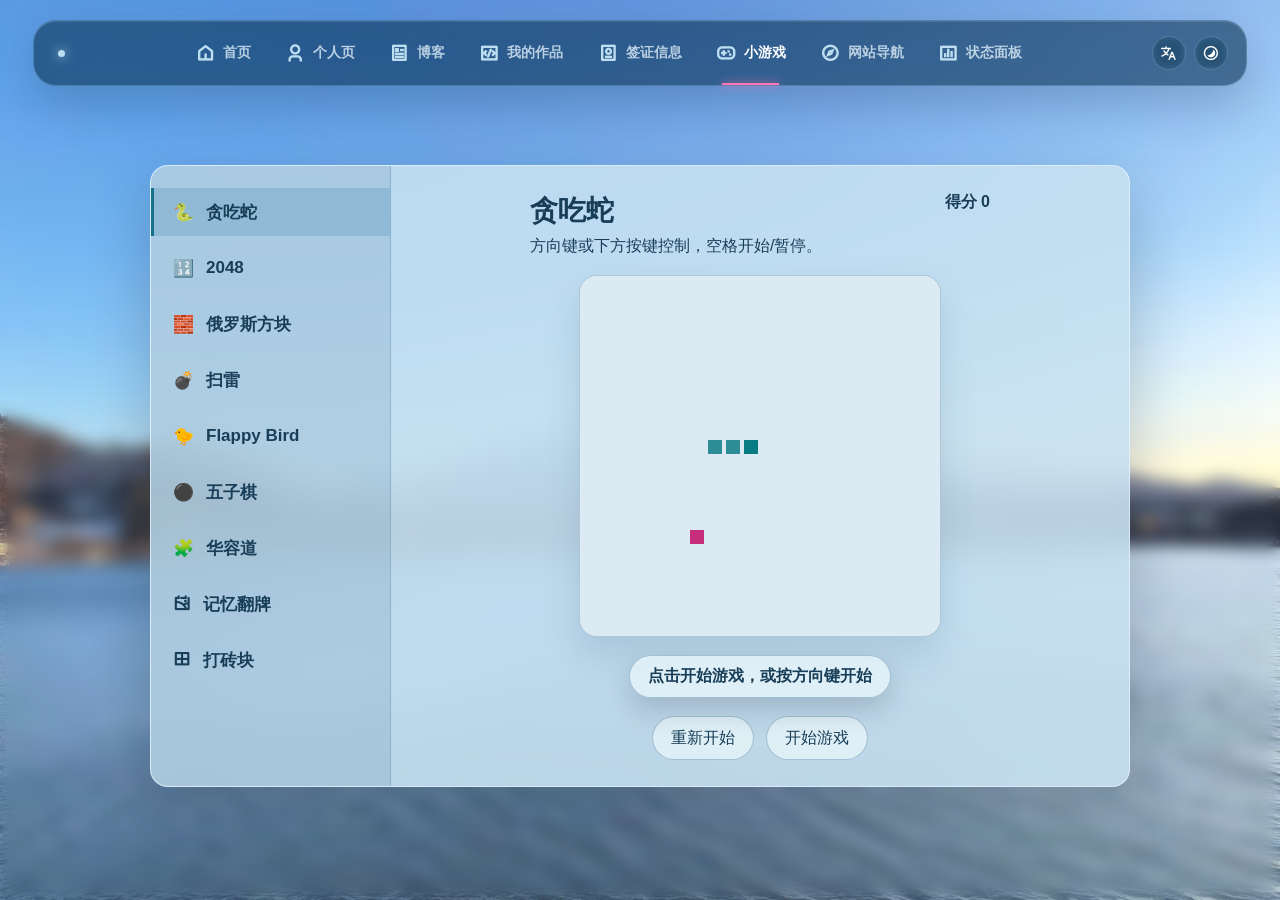
<file: games.html>
<!DOCTYPE html>
<html lang="zh-CN">
<head>
<meta charset="UTF-8">
<meta name="viewport" content="width=device-width, initial-scale=1.0, viewport-fit=cover">
<title>小游戏</title>
<script src="theme-init.js"></script>
<link rel="stylesheet" href="style.css?v=games-20261017-4">
<link rel="stylesheet" href="games-ui.css?v=games-20261017-6">
<link rel="stylesheet" href="remixicon.css">
</head>

<body class="games-page">
<a class="skip-link" href="#mainContent">跳到主内容</a>
<div class="site-bg" style="background-image: url('assets/images/2.jpg');"></div>
<div class="site-overlay"></div>

<nav class="site-nav unified-nav" aria-label="主导航">
    <a href="index.html" class="profile-brand" aria-label="返回首页">
        <span class="status-dot" aria-hidden="true"></span>
        <span>FUJI DIGITAL SPACE</span>
    </a>
    <div class="profile-nav-links">
        <a href="index.html" class="nav-link" aria-label="首页" data-i18n-aria="home"><i class="ri-home-5-line" aria-hidden="true"></i><span data-i18n="home">首页</span></a>
        <a href="home.html" class="nav-link" aria-label="个人页" data-i18n-aria="profile"><i class="ri-user-3-line" aria-hidden="true"></i><span data-i18n="profile">个人页</span></a>
        <a href="blog.html" class="nav-link" aria-label="博客" data-i18n-aria="blog"><i class="ri-article-line" aria-hidden="true"></i><span data-i18n="blog">博客</span></a>
        <a href="projects.html" class="nav-link" aria-label="我的作品" data-i18n-aria="projects"><i class="ri-code-box-line" aria-hidden="true"></i><span data-i18n="projects">我的作品</span></a>
        <a href="visa.html" class="nav-link" aria-label="签证信息" data-i18n-aria="visa"><i class="ri-passport-line" aria-hidden="true"></i><span data-i18n="visa">签证信息</span></a>
        <a href="games.html" class="nav-link active" aria-label="小游戏" data-i18n-aria="games" aria-current="page"><i class="ri-gamepad-line" aria-hidden="true"></i><span data-i18n="games">小游戏</span></a>
        <a href="nav.html" class="nav-link" aria-label="网站导航" data-i18n-aria="siteNav"><i class="ri-compass-3-line" aria-hidden="true"></i><span data-i18n="siteNav">网站导航</span></a>
        <a href="dashboard.html" class="nav-link" aria-label="状态面板" data-i18n-aria="dashboard"><i class="ri-bar-chart-box-line" aria-hidden="true"></i><span data-i18n="dashboard">状态面板</span></a>
    </div>
    <div class="nav-controls">
        <span class="profile-location"><i class="ri-map-pin-line" aria-hidden="true"></i> ASIA / SHANGHAI</span>
        <div class="lang-menu">
            <button id="langToggle" aria-controls="languageOptions" aria-expanded="false" class="icon-toggle" type="button" aria-label="语言"><i class="ri-translate-2"></i></button>
            <div id="languageOptions" class="lang-panel" hidden>
                <button type="button" data-lang-option="zh-CN"><span class="flag-emoji">🇨🇳</span>简体中文</button>
                <button type="button" data-lang-option="zh-TW"><span class="flag-emoji">🇭🇰</span>繁體中文</button>
                <button type="button" data-lang-option="en"><span class="flag-emoji">🇺🇸</span>English</button>
                <button type="button" data-lang-option="ja"><span class="flag-emoji">🇯🇵</span>日本語</button>
            </div>
        </div>
        <button id="themeToggle" class="icon-toggle" type="button" aria-label="主题" data-icon-ui="remix"><i class="ri-sun-line"></i></button>
    </div>
</nav>

<main id="mainContent" tabindex="-1" class="games-main">
    <section class="games-shell">
        <div class="games-list" aria-label="小游戏列表">
            <button class="game-item active" type="button" data-game="snake"><span>🐍</span>贪吃蛇</button>
            <button class="game-item" type="button" data-game="2048"><span>🔢</span>2048</button>
            <button class="game-item" type="button" data-game="tetris"><span>🧱</span>俄罗斯方块</button>
            <button class="game-item" type="button" data-game="mines"><span>💣</span>扫雷</button>
            <button class="game-item" type="button" data-game="flappy"><span>🐤</span>Flappy Bird</button>
            <button class="game-item" type="button" data-game="gobang"><span>⚫</span>五子棋</button>
            <button class="game-item" type="button" data-game="huarong"><span>🧩</span>华容道</button>
            <button class="game-item" type="button" data-game="memory"><span><i class="ri-gallery-line" aria-hidden="true"></i></span>记忆翻牌</button>
            <button class="game-item" type="button" data-game="breaker"><span><i class="ri-layout-grid-line" aria-hidden="true"></i></span>打砖块</button>
        </div>

        <section class="game-panel active" id="snakePanel">
            <div class="game-head"><div><h1>贪吃蛇</h1><p>方向键或下方按键控制，空格开始/暂停。</p></div><strong>得分 <span id="snakeScore">0</span></strong></div>
            <canvas id="snakeCanvas" width="360" height="360"></canvas>
            <div id="snakeMessage" class="game-message" hidden>游戏结束</div>
            <div class="game-actions"><button class="btn" type="button" onclick="restartSnake()">重新开始</button><button id="snakePause" class="btn" type="button" onclick="toggleSnakePause()">开始游戏</button></div>
        </section>

        <section class="game-panel" id="game2048Panel">
            <div class="game-head"><div><h1>2048</h1><p>方向键、下方按键或滑动棋盘合并数字。</p></div><strong>得分 <span id="score2048">0</span></strong></div>
            <div id="board2048" class="board-2048" tabindex="0" aria-label="2048 棋盘，使用方向键或滑动移动"></div>
            <div id="game2048Message" class="game-message" hidden></div>
            <div class="game-actions"><button class="btn" type="button" onclick="start2048()">重新开始</button></div>
        </section>

        <section class="game-panel" id="tetrisPanel">
            <div class="game-head"><div><h1>俄罗斯方块</h1><p>← → 移动，↑ 旋转，↓ 加速。</p></div><strong>得分 <span id="tetrisScore">0</span></strong></div>
            <div class="tetris-stage">
                <canvas id="tetrisCanvas" width="240" height="400"></canvas>
                <aside class="tetris-next" aria-label="下一个俄罗斯方块">
                    <span>下一个</span>
                    <canvas id="tetrisNextCanvas" width="100" height="80"></canvas>
                </aside>
            </div>
            <div id="tetrisMessage" class="game-message" hidden>游戏结束</div>
            <div class="game-actions"><button class="btn" type="button" onclick="startTetris()">重新开始</button><button id="tetrisPause" class="btn" type="button" onclick="toggleTetrisPause()">开始游戏</button></div>
        </section>

        <section class="game-panel" id="minesPanel">
            <div class="game-head"><div><h1>扫雷</h1><p>点击翻开；长按、右键或开启标记模式插旗。</p></div><strong>剩余标记 <span id="mineCount">10</span></strong></div>
            <div id="minesBoard" class="mines-board"></div>
            <div id="minesMessage" class="game-message" hidden></div>
            <div class="game-actions"><button class="btn" type="button" onclick="startMines()">重新开始</button><button id="mineFlagMode" class="btn" type="button" aria-pressed="false" onclick="toggleMineFlagMode()">标记模式：关</button></div>
        </section>

        <section class="game-panel" id="flappyPanel">
            <div class="game-head"><div><h1>Flappy Bird</h1><p>空格、点击画面或“起飞”按钮让小鸟上升。</p></div><strong>得分 <span id="flappyScore">0</span></strong></div>
            <canvas id="flappyCanvas" width="360" height="420"></canvas>
            <div id="flappyMessage" class="game-message" role="status"></div>
            <div class="game-actions"><button class="btn" type="button" onclick="startFlappy()">重新开始</button><button id="flappyPause" class="btn" type="button" onclick="toggleFlappyPause()">暂停</button></div>
        </section>

        <section class="game-panel" id="gobangPanel">
            <div class="game-head"><div><h1>五子棋</h1><p>点击落子；聚焦棋盘后方向键选位，回车落子。</p></div><strong id="gobangStatus" role="status">黑棋先手</strong></div>
            <canvas id="gobangCanvas" width="420" height="420"></canvas>
            <div class="game-actions">
                <button id="gobangPvp" class="btn" type="button" aria-pressed="true" onclick="setGobangMode('pvp')">人人对局</button>
                <button id="gobangAi" class="btn" type="button" aria-pressed="false" onclick="setGobangMode('ai')">人机对局</button>
                <button class="btn" type="button" onclick="startGobang()">重新开始</button>
            </div>
        </section>

        <section class="game-panel" id="huarongPanel">
            <div class="game-head"><div><h1>华容道</h1><p>点击空位旁数字，或滑动/方向键移动数字。</p></div><strong>步数 <span id="huarongSteps">0</span></strong></div>
            <div id="huarongBoard" class="grid-game huarong-board"></div>
            <div id="huarongMessage" class="game-message" hidden>你赢了！</div>
            <div class="game-actions"><button class="btn" type="button" onclick="startHuarong()">重新开始</button></div>
        </section>
        <section class="game-panel" id="memoryPanel">
            <div class="game-head"><div><h1>记忆翻牌</h1><p>每次翻开两张卡片，找到所有相同图案。</p></div><strong>步数 <span id="memoryMoves">0</span></strong></div>
            <div class="memory-toolbar">
                <label><span>难度</span> <select id="memoryDifficulty"><option value="6">轻松 · 6 对</option><option value="8">标准 · 8 对</option><option value="10">挑战 · 10 对</option></select></label>
                <span>最佳步数 <b id="memoryBest">—</b></span>
            </div>
            <div id="memoryBoard" class="memory-board" aria-label="记忆翻牌棋盘"></div>
            <div id="memoryMessage" class="game-message" role="status"></div>
            <div class="game-actions"><button id="memoryRestart" class="btn" type="button">重新开始</button></div>
        </section>

        <section class="game-panel" id="breakerPanel">
            <div class="game-head"><div><h1>打砖块</h1><p>拖动挡板或按左右键移动，点击开始或空格发球。</p></div><strong>得分 <span id="breakerScore">0</span></strong></div>
            <div class="breaker-stats"><span>生命 <b id="breakerLives">3</b></span><span>最高分 <b id="breakerBest">0</b></span></div>
            <canvas id="breakerCanvas" width="360" height="360" tabindex="0" role="img" aria-label="打砖块棋盘，左右方向键移动挡板，空格开始或暂停"></canvas>
            <div id="breakerMessage" class="game-message" role="status"></div>
            <div class="game-actions"><button id="breakerRestart" class="btn" type="button">重新开始</button><button id="breakerPause" class="btn" type="button">开始游戏</button></div>
        </section>
    </section>
</main>

<div class="mobile-gamepad" aria-label="手机游戏控制">
    <button type="button" data-control="up" aria-label="向上">↑</button>
    <button type="button" data-control="left" aria-label="向左">←</button>
    <button type="button" data-control="action">开始</button>
    <button type="button" data-control="right" aria-label="向右">→</button>
    <button type="button" data-control="down" aria-label="向下">↓</button>
</div>

<script src="interface-copy.js?v=games-20261017-4"></script>
<script src="site.js?v=page-themes-20261010-2"></script>
<script src="games-extra.js?v=games-20261017-4"></script>
<script src="games.js?v=games-20261017-4"></script>
</body>
</html>
</file>
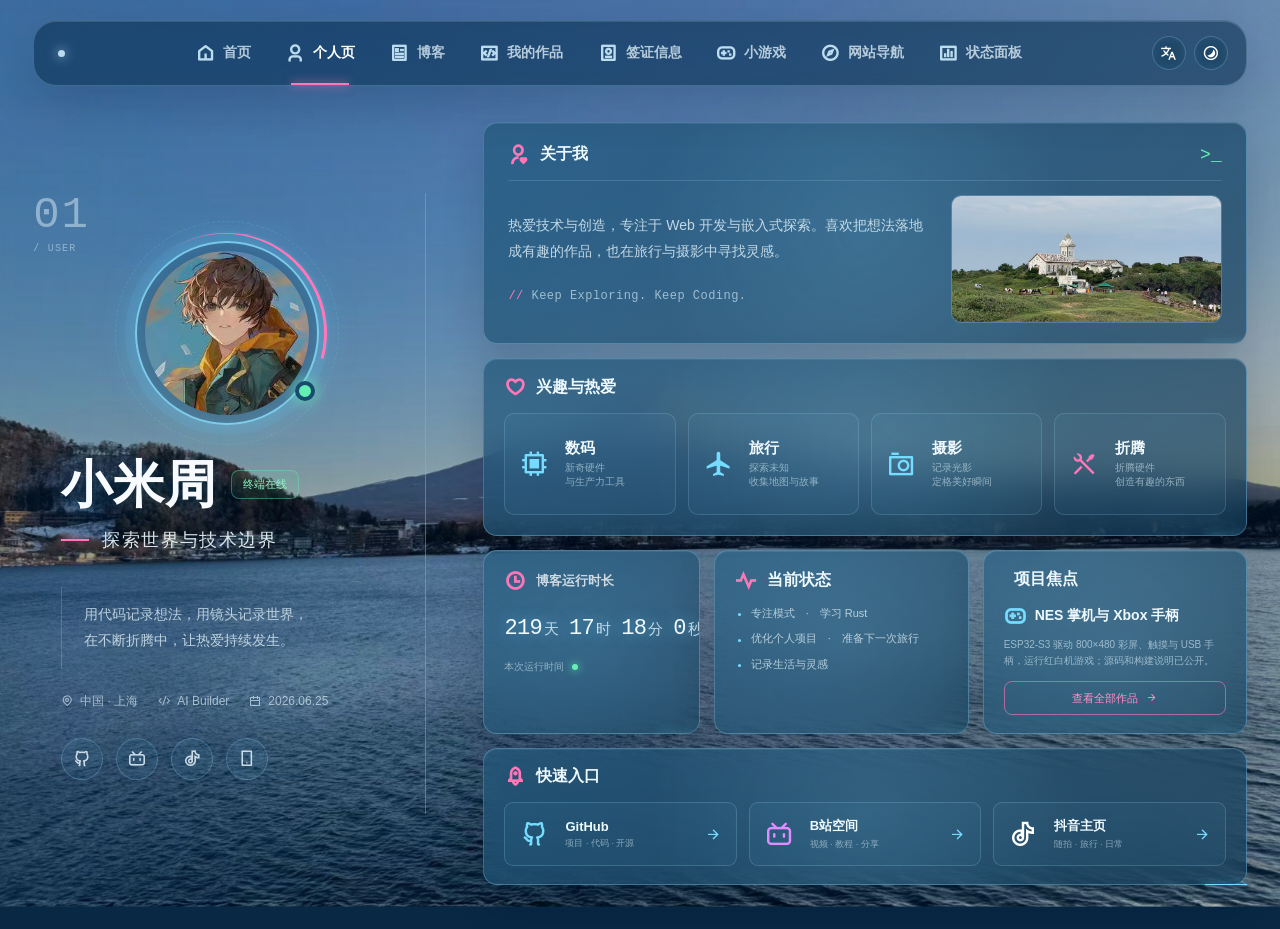
<file: home.html>
<!DOCTYPE html>
<html lang="zh-CN">
<head>
<meta charset="UTF-8">
<meta name="viewport" content="width=device-width, initial-scale=1.0, viewport-fit=cover">
<title>个人简介</title>
<script src="theme-init.js"></script>
<link rel="stylesheet" href="style.css?v=page-themes-20261010-2">
<link rel="stylesheet" href="remixicon.css">
</head>

<body class="profile-page">
<a class="skip-link" href="#mainContent">跳到主内容</a>
<div class="site-bg" style="background-image: url('assets/images/2.jpg');"></div>
<div class="site-overlay"></div>
<div class="profile-grid" aria-hidden="true"></div>

<nav class="site-nav unified-nav" aria-label="主导航">
    <a href="index.html" class="profile-brand" aria-label="返回首页">
        <span class="status-dot" aria-hidden="true"></span>
        <span>FUJI DIGITAL SPACE</span>
    </a>
    <div class="profile-nav-links">
        <a href="index.html" class="nav-link" aria-label="首页" data-i18n-aria="home"><i class="ri-home-5-line" aria-hidden="true"></i><span data-i18n="home">首页</span></a>
        <a href="home.html" class="nav-link active" aria-label="个人页" data-i18n-aria="profile" aria-current="page"><i class="ri-user-3-line" aria-hidden="true"></i><span data-i18n="profile">个人页</span></a>
        <a href="blog.html" class="nav-link" aria-label="博客" data-i18n-aria="blog"><i class="ri-article-line" aria-hidden="true"></i><span data-i18n="blog">博客</span></a>
        <a href="projects.html" class="nav-link" aria-label="我的作品" data-i18n-aria="projects"><i class="ri-code-box-line" aria-hidden="true"></i><span data-i18n="projects">我的作品</span></a>
        <a href="visa.html" class="nav-link" aria-label="签证信息" data-i18n-aria="visa"><i class="ri-passport-line" aria-hidden="true"></i><span data-i18n="visa">签证信息</span></a>
        <a href="games.html" class="nav-link" aria-label="小游戏" data-i18n-aria="games"><i class="ri-gamepad-line" aria-hidden="true"></i><span data-i18n="games">小游戏</span></a>
        <a href="nav.html" class="nav-link" aria-label="网站导航" data-i18n-aria="siteNav"><i class="ri-compass-3-line" aria-hidden="true"></i><span data-i18n="siteNav">网站导航</span></a>
        <a href="dashboard.html" class="nav-link" aria-label="状态面板" data-i18n-aria="dashboard"><i class="ri-bar-chart-box-line" aria-hidden="true"></i><span data-i18n="dashboard">状态面板</span></a>
    </div>
    <div class="nav-controls">
        <span class="profile-location"><i class="ri-map-pin-line" aria-hidden="true"></i> ASIA / SHANGHAI</span>
        <div class="lang-menu">
            <button id="langToggle" aria-controls="languageOptions" aria-expanded="false" class="icon-toggle" type="button" aria-label="语言"><i class="ri-translate-2"></i></button>
            <div id="languageOptions" class="lang-panel" hidden>
                <button type="button" data-lang-option="zh-CN"><span class="flag-emoji">🇨🇳</span>简体中文</button>
                <button type="button" data-lang-option="zh-TW"><span class="flag-emoji">🇭🇰</span>繁體中文</button>
                <button type="button" data-lang-option="en"><span class="flag-emoji">🇺🇸</span>English</button>
                <button type="button" data-lang-option="ja"><span class="flag-emoji">🇯🇵</span>日本語</button>
            </div>
        </div>
        <button id="themeToggle" class="icon-toggle" type="button" aria-label="主题" data-icon-ui="remix"><i class="ri-sun-line"></i></button>
    </div>
</nav>

<main id="mainContent" tabindex="-1" class="profile-main">
    <section class="profile-identity" aria-labelledby="profileName">
        <div class="profile-index">01 <small>/ USER</small></div>
        <div class="profile-avatar-shell">
            <img src="assets/images/1.jpg" class="profile-avatar" alt="小米周的个人头像">
            <span class="profile-online-dot" aria-label="在线"></span>
        </div>
        <div class="profile-name-row">
            <h1 id="profileName" class="profile-name">小米周</h1>
            <span class="online-badge">终端在线</span>
        </div>
        <p class="profile-tagline" data-i18n="tagline">探索世界与技术边界</p>
        <blockquote>用代码记录想法，用镜头记录世界，<br>在不断折腾中，让热爱持续发生。</blockquote>
        <div class="profile-meta">
            <span><i class="ri-map-pin-line"></i> 中国 · 上海</span>
            <span><i class="ri-code-s-slash-line"></i> AI Builder</span>
            <span><i class="ri-calendar-line"></i> 2026.06.25</span>
        </div>
        <div class="profile-social-mini" role="group" aria-label="社交与手机访问">
            <button type="button" data-social-modal="githubModal" aria-label="GitHub"><i class="ri-github-line" aria-hidden="true"></i></button>
            <button type="button" data-social-modal="biliModal" aria-label="B站"><i class="ri-bilibili-line" aria-hidden="true"></i></button>
            <button type="button" data-social-modal="douyinModal" aria-label="抖音"><i class="ri-tiktok-line" aria-hidden="true"></i></button>
            <button type="button" data-social-modal="mobileQrModal" aria-label="手机访问个人页"><i class="ri-smartphone-line" aria-hidden="true"></i></button>
        </div>
    </section>

    <section class="profile-content" aria-label="个人资料">
        <article class="command-panel about-module">
            <div class="module-heading">
                <h2><i class="ri-user-heart-line"></i><span data-i18n="aboutTitle">关于我</span></h2>
                <span class="module-code">&gt;_</span>
            </div>
            <div class="about-layout">
                <div>
                    <p data-i18n="aboutText">热爱技术与创造，专注于 Web 开发与嵌入式探索。喜欢把想法落地成有趣的作品，也在旅行与摄影中寻找灵感。</p>
                    <p class="about-motto"><span>//</span> Keep Exploring. Keep Coding.</p>
                </div>
                <img src="assets/images/bg.jpg" alt="旅行中拍摄的绿色草地与建筑">
            </div>
        </article>

        <article class="command-panel interests-module">
            <div class="module-heading">
                <h2><i class="ri-heart-3-line"></i>兴趣与热爱</h2>
            </div>
            <div class="interest-grid">
                <div class="interest-item"><i class="ri-cpu-line"></i><strong data-i18n="tagDigital">数码</strong><span>新奇硬件<br>与生产力工具</span></div>
                <div class="interest-item"><i class="ri-plane-line"></i><strong data-i18n="tagTravel">旅行</strong><span>探索未知<br>收集地图与故事</span></div>
                <div class="interest-item"><i class="ri-camera-3-line"></i><strong data-i18n="tagPhoto">摄影</strong><span>记录光影<br>定格美好瞬间</span></div>
                <div class="interest-item"><i class="ri-tools-line"></i><strong data-i18n="tagTinker">折腾</strong><span>折腾硬件<br>创造有趣的东西</span></div>
            </div>
        </article>

        <div class="profile-stats-row">
            <article class="command-panel uptime-card" aria-label="博客稳定运行时间">
                <div class="module-heading"><h2><i class="ri-time-line"></i><span data-i18n="uptimeLabel">博客运行时长</span></h2></div>
                <strong id="uptimeCounter">计算中...</strong>
                <span class="stat-caption">本次运行时间 <b></b></span>
            </article>
            <article class="command-panel current-status">
                <div class="module-heading"><h2><i class="ri-pulse-line"></i>当前状态</h2></div>
                <ul>
                    <li>专注模式　·　学习 Rust</li>
                    <li>优化个人项目　·　准备下一次旅行</li>
                    <li>记录生活与灵感</li>
                </ul>
            </article>
            <article class="command-panel project-focus">
                <div class="module-heading"><h2><i class="ri-cube-line"></i>项目焦点</h2></div>
                <h3><i class="ri-gamepad-line"></i> NES 掌机与 Xbox 手柄</h3>
                <p>ESP32-S3 驱动 800×480 彩屏、触摸与 USB 手柄，运行红白机游戏；源码和构建说明已公开。</p>
                <a href="projects.html">查看全部作品 <i class="ri-arrow-right-line"></i></a>
            </article>
        </div>

        <article class="command-panel launch-module">
            <div class="module-heading"><h2><i class="ri-rocket-2-line"></i>快速入口</h2></div>
            <div class="launch-grid">
                <a href="https://github.com/xmz28" target="_blank" rel="noopener noreferrer"><i class="ri-github-line" aria-hidden="true"></i><span><strong>GitHub</strong><small>项目 · 代码 · 开源</small></span><div class="launch-preview" aria-hidden="true"><strong>GitHub</strong><p>查看公开项目与代码仓库</p><img src="assets/images/github-qr.png" alt=""></div><i class="ri-arrow-right-line" aria-hidden="true"></i></a>
                <a href="https://space.bilibili.com/338302827" target="_blank" rel="noopener noreferrer"><i class="ri-bilibili-line" aria-hidden="true"></i><span><strong>B站空间</strong><small>视频 · 教程 · 分享</small></span><div class="launch-preview" aria-hidden="true"><strong>B站空间</strong><p>数码体验、教程与分享</p><img src="assets/images/bilibili-link-qr.png" alt=""></div><i class="ri-arrow-right-line" aria-hidden="true"></i></a>
                <a href="https://v.douyin.com/x64M2NbYj0A/" target="_blank" rel="noopener noreferrer"><i class="ri-tiktok-line" aria-hidden="true"></i><span><strong>抖音主页</strong><small>随拍 · 旅行 · 日常</small></span><div class="launch-preview" aria-hidden="true"><strong>抖音主页</strong><p>随拍、旅行与日常片段</p><img src="assets/images/douyin-link-qr.png" alt=""></div><i class="ri-arrow-right-line" aria-hidden="true"></i></a>
            </div>
        </article>
    </section>
</main>

<div id="githubModal" class="qr-modal" role="dialog" aria-modal="true" aria-label="GitHub 介绍">
    <div class="qr-box social-box">
        <button class="modal-close" type="button" aria-label="关闭"><i class="ri-close-line" aria-hidden="true"></i></button>
        <h2 data-i18n="githubTitle">GitHub：xmz28</h2>
        <p data-i18n="githubText">这里整理了公开项目、源码和构建说明。扫码或点击按钮查看全部仓库。</p>
        <div class="social-qr-stage"><img class="social-qr social-qr-square" src="assets/images/github-qr.png" alt="GitHub 链接二维码"></div>
        <a class="btn social-link" href="https://github.com/xmz28" target="_blank" rel="noopener noreferrer" data-i18n="githubLink">前往 GitHub</a>
    </div>
</div>

<div id="biliModal" class="qr-modal" role="dialog" aria-modal="true" aria-label="B站介绍">
    <div class="qr-box social-box bili-social-box">
        <button class="modal-close" type="button" aria-label="关闭"><i class="ri-close-line"></i></button>
        <h2 data-i18n="biliTitle">B站：小米周_bili</h2>
        <p data-i18n="biliText">这里会更新数码体验、折腾记录和一些轻技术向的视频内容。想看完整视频合集，可以从这里跳到我的 B 站主页。</p>
        <div class="social-qr-stage">
            <img class="social-qr social-qr-square" src="assets/images/bilibili-link-qr.png" alt="B站二维码">
        </div>
        <a class="btn social-link" href="https://space.bilibili.com/338302827" target="_blank" rel="noopener" data-i18n="biliLink">前往 B站主页</a>
    </div>
</div>

<div id="douyinModal" class="qr-modal" role="dialog" aria-modal="true" aria-label="抖音介绍">
    <div class="qr-box social-box douyin-social-box">
        <button class="modal-close" type="button" aria-label="关闭"><i class="ri-close-line"></i></button>
        <h2 data-i18n="douyinTitle">抖音：小米周</h2>
        <p data-i18n="douyinText">抖音会放更短、更直接的日常分享和视频片段。可以扫码关注，也可以点击底部按钮跳转。</p>
        <div class="social-qr-stage">
            <img class="social-qr social-qr-square" src="assets/images/douyin-link-qr.png" alt="抖音二维码">
        </div>
        <a class="btn social-link" href="https://v.douyin.com/x64M2NbYj0A/" target="_blank" rel="noopener" data-i18n="douyinLink">前往抖音主页</a>
    </div>
</div>

<div id="mobileQrModal" class="qr-modal" role="dialog" aria-modal="true" aria-label="手机访问个人页">
    <div class="qr-box social-box">
        <button class="modal-close" type="button" aria-label="关闭"><i class="ri-close-line" aria-hidden="true"></i></button>
        <h2 data-i18n="mobileReadTitle">手机访问个人页</h2>
        <p data-i18n="mobileReadText">扫码在手机上打开这个个人页。</p>
        <div class="social-qr-stage"><img class="social-qr social-qr-square" src="assets/images/home-page-qr.png" alt="个人页链接二维码"></div>
        <div class="mobile-url">https://xmz28.github.io/hello-web/home.html</div>
        <a class="btn social-link" href="https://xmz28.github.io/hello-web/home.html" target="_blank" rel="noopener noreferrer" data-i18n="openMobileSite">打开个人页</a>
    </div>
</div>

<script src="interface-copy.js"></script>
<script src="site.js?v=page-themes-20261010-2"></script>
<script src="social-modals.js"></script>
<script>
const homeLocales = {
    "zh-CN": {
        tagline: "探索世界与技术边界",
        aboutTitle: "关于我",
        aboutText: "热爱技术与创造，专注于 Web 开发与嵌入式探索。喜欢把想法落地成有趣的作品，也在旅行与摄影中寻找灵感。",
        tagDigital: "数码",
        tagTravel: "旅行",
        tagPhoto: "摄影",
        tagTinker: "折腾",
        bili: "B站",
        douyin: "抖音",
        biliTitle: "B站：小米周_bili",
        biliText: "这里会更新数码体验、折腾记录和一些轻技术向的视频内容。想看完整视频合集，可以从这里跳到我的 B 站主页。",
        biliLink: "前往 B站主页",
        douyinTitle: "抖音：小米周",
        douyinText: "抖音会放更短、更直接的日常分享和视频片段。可以扫码关注，也可以点击底部按钮跳转。",
        douyinLink: "前往抖音主页",
        githubTitle: "GitHub：xmz28",
        githubText: "这里整理了公开项目、源码和构建说明。扫码或点击按钮查看全部仓库。",
        githubLink: "前往 GitHub",
        mobileReadTitle: "手机访问个人页",
        mobileReadText: "扫码在手机上打开这个个人页。",
        openMobileSite: "打开个人页",
        uptimeLabel: "博客运行时长"
    },
    "zh-TW": {
        tagline: "探索世界與技術邊界",
        aboutTitle: "關於我",
        aboutText: "熱愛技術與創造，專注於 Web 開發與嵌入式探索。喜歡把想法做成有趣的作品，也在旅行與攝影中尋找靈感。",
        tagDigital: "數位",
        tagTravel: "旅行",
        tagPhoto: "攝影",
        tagTinker: "折騰",
        bili: "B站",
        douyin: "抖音",
        biliTitle: "B站：小米周_bili",
        biliText: "這裡會更新數位體驗、折騰記錄和一些輕技術向的影片內容。想看完整影片合集，可以從這裡跳到我的 B 站主頁。",
        biliLink: "前往 B站主頁",
        douyinTitle: "抖音：小米周",
        douyinText: "抖音會放更短、更直接的日常分享和影片片段。可以掃碼關注，也可以點擊底部按鈕跳轉。",
        douyinLink: "前往抖音主頁",
        githubTitle: "GitHub：xmz28",
        githubText: "這裡整理了公開專案、原始碼和建置說明。掃碼或點擊按鈕查看全部倉庫。",
        githubLink: "前往 GitHub",
        mobileReadTitle: "手機瀏覽個人頁",
        mobileReadText: "掃碼在手機上開啟這個個人頁。",
        openMobileSite: "開啟個人頁",
        uptimeLabel: "部落格運行時長"
    },
    en: {
        tagline: "Exploring life and the edge of technology",
        aboutTitle: "About Me",
        aboutText: "I enjoy technology and creating things, with a focus on Web development and embedded systems. I turn ideas into projects and find inspiration in travel and photography.",
        tagDigital: "Gadgets",
        tagTravel: "Travel",
        tagPhoto: "Photo",
        tagTinker: "Tinkering",
        bili: "Bilibili",
        douyin: "Douyin",
        biliTitle: "Bilibili: 小米周_bili",
        biliText: "I share gadget experiences, experiments, and light technical videos here. Open my Bilibili page for the full collection.",
        biliLink: "Open Bilibili",
        douyinTitle: "Douyin: 小米周",
        douyinText: "Douyin has shorter daily clips and quick video updates. Scan the QR code or use the button below.",
        douyinLink: "Open Douyin",
        githubTitle: "GitHub: xmz28",
        githubText: "Browse public projects, source code, and build guides. Scan the code or use the button below.",
        githubLink: "Open GitHub",
        mobileReadTitle: "Open Profile on Phone",
        mobileReadText: "Scan to open this profile page on your phone.",
        openMobileSite: "Open Profile",
        uptimeLabel: "Blog uptime"
    },
    ja: {
        tagline: "世界とテクノロジーの境界を探る",
        aboutTitle: "私について",
        aboutText: "技術とものづくりが好きで、Web 開発と組み込みシステムを探求しています。アイデアを作品にし、旅行や写真からもインスピレーションを得ています。",
        tagDigital: "ガジェット",
        tagTravel: "旅行",
        tagPhoto: "写真",
        tagTinker: "実験",
        bili: "Bilibili",
        douyin: "Douyin",
        biliTitle: "Bilibili：小米周_bili",
        biliText: "ガジェット体験、試行錯誤の記録、軽めの技術動画を投稿しています。動画一覧は Bilibili のページで見られます。",
        biliLink: "Bilibili を開く",
        douyinTitle: "Douyin：小米周",
        douyinText: "Douyin では短い日常の共有や動画クリップを投稿しています。QR コードを読み取るか、下のボタンから開けます。",
        douyinLink: "Douyin を開く",
        githubTitle: "GitHub：xmz28",
        githubText: "公開プロジェクト、ソースコード、ビルド手順をまとめています。QR コードか下のボタンから開けます。",
        githubLink: "GitHub を開く",
        mobileReadTitle: "スマホでプロフィールを見る",
        mobileReadText: "QR コードを読み取ってこのプロフィールページを開けます。",
        openMobileSite: "プロフィールを開く",
        uptimeLabel: "ブログ稼働時間"
    }
};

const uptimeStart = new Date("2026-04-29T13:20:00+08:00").getTime();
const uptimeCounter = document.getElementById("uptimeCounter");

function updateUptime() {
    const units = { "zh-CN": ["天", "时", "分", "秒"], "zh-TW": ["天", "時", "分", "秒"], en: ["d", "h", "m", "s"], ja: ["日", "時間", "分", "秒"] }[getStoredLang()];
    const diff = Math.max(0, Date.now() - uptimeStart);
    const days = Math.floor(diff / 86400000);
    const hours = Math.floor(diff / 3600000) % 24;
    const minutes = Math.floor(diff / 60000) % 60;
    const seconds = Math.floor(diff / 1000) % 60;
    uptimeCounter.innerHTML = `
        <span class="uptime-segment"><span class="uptime-number">${days}</span><span class="uptime-unit">${units[0]}</span></span>
        <span class="uptime-segment"><span class="uptime-number">${hours}</span><span class="uptime-unit">${units[1]}</span></span>
        <span class="uptime-segment"><span class="uptime-number">${minutes}</span><span class="uptime-unit">${units[2]}</span></span>
        <span class="uptime-segment"><span class="uptime-number">${seconds}</span><span class="uptime-unit">${units[3]}</span></span>
    `;
}

setupSiteControls(homeLocales, updateUptime);
setInterval(updateUptime, 1000);

document.querySelectorAll(".command-panel").forEach(function(panel) {
    panel.addEventListener("pointermove", function(event) {
        const rect = panel.getBoundingClientRect();
        panel.style.setProperty("--mx", `${event.clientX - rect.left}px`);
        panel.style.setProperty("--my", `${event.clientY - rect.top}px`);
    });
});
</script>
</body>
</html>
</file>
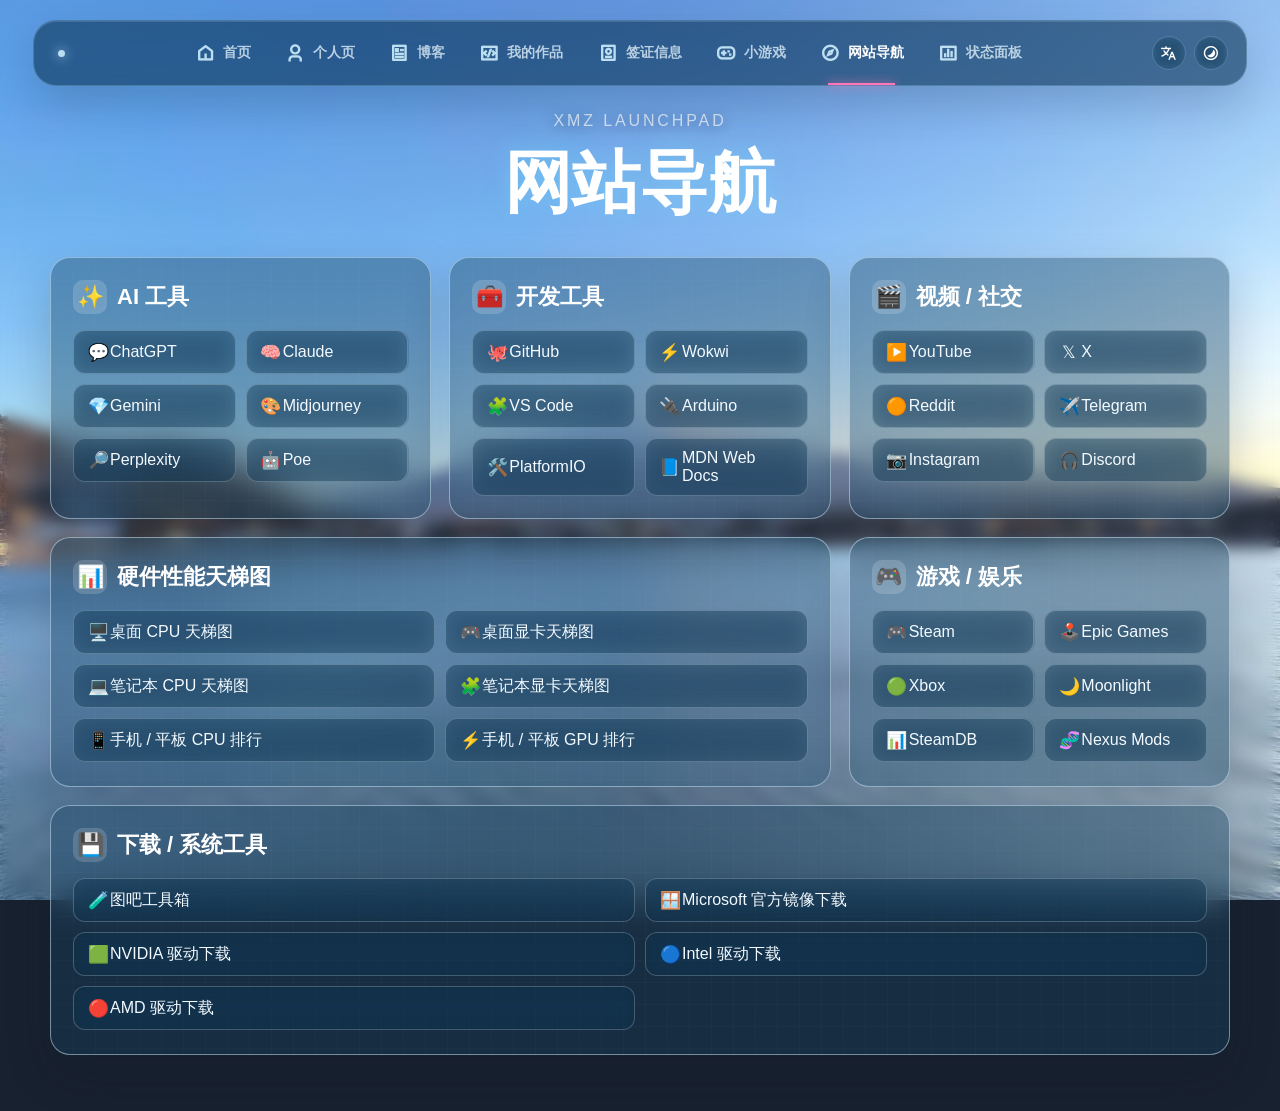
<file: nav.html>
<!DOCTYPE html>
<html lang="zh-CN">
<head>
<meta charset="UTF-8">
<meta name="viewport" content="width=device-width, initial-scale=1.0, viewport-fit=cover">
<title>网站导航</title>
<script src="theme-init.js"></script>
<link rel="stylesheet" href="style.css?v=page-themes-20261010-2">
<link rel="stylesheet" href="remixicon.css">
</head>

<body class="portal-page">
<a class="skip-link" href="#mainContent">跳到主内容</a>
<div class="site-bg" style="background-image: url('assets/images/2.jpg');"></div>
<div class="site-overlay"></div>

<nav class="site-nav unified-nav" aria-label="主导航">
    <a href="index.html" class="profile-brand" aria-label="返回首页">
        <span class="status-dot" aria-hidden="true"></span>
        <span>FUJI DIGITAL SPACE</span>
    </a>
    <div class="profile-nav-links">
        <a href="index.html" class="nav-link" aria-label="首页" data-i18n-aria="home"><i class="ri-home-5-line" aria-hidden="true"></i><span data-i18n="home">首页</span></a>
        <a href="home.html" class="nav-link" aria-label="个人页" data-i18n-aria="profile"><i class="ri-user-3-line" aria-hidden="true"></i><span data-i18n="profile">个人页</span></a>
        <a href="blog.html" class="nav-link" aria-label="博客" data-i18n-aria="blog"><i class="ri-article-line" aria-hidden="true"></i><span data-i18n="blog">博客</span></a>
        <a href="projects.html" class="nav-link" aria-label="我的作品" data-i18n-aria="projects"><i class="ri-code-box-line" aria-hidden="true"></i><span data-i18n="projects">我的作品</span></a>
        <a href="visa.html" class="nav-link" aria-label="签证信息" data-i18n-aria="visa"><i class="ri-passport-line" aria-hidden="true"></i><span data-i18n="visa">签证信息</span></a>
        <a href="games.html" class="nav-link" aria-label="小游戏" data-i18n-aria="games"><i class="ri-gamepad-line" aria-hidden="true"></i><span data-i18n="games">小游戏</span></a>
        <a href="nav.html" class="nav-link active" aria-label="网站导航" data-i18n-aria="siteNav" aria-current="page"><i class="ri-compass-3-line" aria-hidden="true"></i><span data-i18n="siteNav">网站导航</span></a>
        <a href="dashboard.html" class="nav-link" aria-label="状态面板" data-i18n-aria="dashboard"><i class="ri-bar-chart-box-line" aria-hidden="true"></i><span data-i18n="dashboard">状态面板</span></a>
    </div>
    <div class="nav-controls">
        <span class="profile-location"><i class="ri-map-pin-line" aria-hidden="true"></i> ASIA / SHANGHAI</span>
        <div class="lang-menu">
            <button id="langToggle" aria-controls="languageOptions" aria-expanded="false" class="icon-toggle" type="button" aria-label="语言"><i class="ri-translate-2"></i></button>
            <div id="languageOptions" class="lang-panel" hidden>
                <button type="button" data-lang-option="zh-CN"><span class="flag-emoji">🇨🇳</span>简体中文</button>
                <button type="button" data-lang-option="zh-TW"><span class="flag-emoji">🇭🇰</span>繁體中文</button>
                <button type="button" data-lang-option="en"><span class="flag-emoji">🇺🇸</span>English</button>
                <button type="button" data-lang-option="ja"><span class="flag-emoji">🇯🇵</span>日本語</button>
            </div>
        </div>
        <button id="themeToggle" class="icon-toggle" type="button" aria-label="主题" data-icon-ui="remix"><i class="ri-sun-line"></i></button>
    </div>
</nav>

<main id="mainContent" tabindex="-1" class="portal-main">
    <section class="portal-hero">
        <p>XMZ Launchpad</p>
        <h1>网站导航</h1>
    </section>

    <section class="portal-grid" aria-label="网站导航列表">
        <article class="portal-category">
            <h2><span class="portal-cat-icon">✨</span>AI 工具</h2>
            <div class="portal-links">
                <a href="https://chatgpt.com" target="_blank" rel="noopener"><span>💬</span>ChatGPT</a>
                <a href="https://claude.ai" target="_blank" rel="noopener"><span>🧠</span>Claude</a>
                <a href="https://gemini.google.com" target="_blank" rel="noopener"><span>💎</span>Gemini</a>
                <a href="https://www.midjourney.com" target="_blank" rel="noopener"><span>🎨</span>Midjourney</a>
                <a href="https://www.perplexity.ai" target="_blank" rel="noopener"><span>🔎</span>Perplexity</a>
                <a href="https://poe.com" target="_blank" rel="noopener"><span>🤖</span>Poe</a>
            </div>
        </article>

        <article class="portal-category">
            <h2><span class="portal-cat-icon">🧰</span>开发工具</h2>
            <div class="portal-links">
                <a href="https://github.com" target="_blank" rel="noopener"><span>🐙</span>GitHub</a>
                <a href="https://wokwi.com" target="_blank" rel="noopener"><span>⚡</span>Wokwi</a>
                <a href="https://code.visualstudio.com" target="_blank" rel="noopener"><span>🧩</span>VS Code</a>
                <a href="https://www.arduino.cc" target="_blank" rel="noopener"><span>🔌</span>Arduino</a>
                <a href="https://platformio.org" target="_blank" rel="noopener"><span>🛠️</span>PlatformIO</a>
                <a href="https://developer.mozilla.org" target="_blank" rel="noopener"><span>📘</span>MDN Web Docs</a>
            </div>
        </article>

        <article class="portal-category">
            <h2><span class="portal-cat-icon">🎬</span>视频 / 社交</h2>
            <div class="portal-links">
                <a href="https://www.youtube.com" target="_blank" rel="noopener"><span>▶️</span>YouTube</a>
                <a href="https://x.com" target="_blank" rel="noopener"><span>𝕏</span>X</a>
                <a href="https://www.reddit.com" target="_blank" rel="noopener"><span>🟠</span>Reddit</a>
                <a href="https://web.telegram.org" target="_blank" rel="noopener"><span>✈️</span>Telegram</a>
                <a href="https://www.instagram.com" target="_blank" rel="noopener"><span>📷</span>Instagram</a>
                <a href="https://discord.com" target="_blank" rel="noopener"><span>🎧</span>Discord</a>
            </div>
        </article>

        <article class="portal-category portal-category-wide">
            <h2><span class="portal-cat-icon">📊</span>硬件性能天梯图</h2>
            <div class="portal-links">
                <a href="https://tieba.baidu.com/p/5005825360?see_lz=1" target="_blank" rel="noopener"><span>🖥️</span>桌面 CPU 天梯图</a>
                <a href="https://tieba.baidu.com/p/6133450546?see_lz=1" target="_blank" rel="noopener"><span>🎮</span>桌面显卡天梯图</a>
                <a href="https://www.365pcbuy.com/article.php?id=409" target="_blank" rel="noopener"><span>💻</span>笔记本 CPU 天梯图</a>
                <a href="https://www.365pcbuy.com/article-398.html" target="_blank" rel="noopener"><span>🧩</span>笔记本显卡天梯图</a>
                <a href="https://socpk.com/chart/chip-cpu" target="_blank" rel="noopener"><span>📱</span>手机 / 平板 CPU 排行</a>
                <a href="https://socpk.com/chart/chip-gpu" target="_blank" rel="noopener"><span>⚡</span>手机 / 平板 GPU 排行</a>
            </div>
        </article>

        <article class="portal-category">
            <h2><span class="portal-cat-icon">🎮</span>游戏 / 娱乐</h2>
            <div class="portal-links">
                <a href="https://store.steampowered.com" target="_blank" rel="noopener"><span>🎮</span>Steam</a>
                <a href="https://store.epicgames.com" target="_blank" rel="noopener"><span>🕹️</span>Epic Games</a>
                <a href="https://www.xbox.com" target="_blank" rel="noopener"><span>🟢</span>Xbox</a>
                <a href="https://moonlight-stream.org" target="_blank" rel="noopener"><span>🌙</span>Moonlight</a>
                <a href="https://steamdb.info" target="_blank" rel="noopener"><span>📊</span>SteamDB</a>
                <a href="https://www.nexusmods.com" target="_blank" rel="noopener"><span>🧬</span>Nexus Mods</a>
            </div>
        </article>

        <article class="portal-category portal-category-full">
            <h2><span class="portal-cat-icon">💾</span>下载 / 系统工具</h2>
            <div class="portal-links">
                <a href="https://www.tbtool.cn" target="_blank" rel="noopener"><span>🧪</span>图吧工具箱</a>
                <a href="https://www.microsoft.com/software-download" target="_blank" rel="noopener"><span>🪟</span>Microsoft 官方镜像下载</a>
                <a href="https://www.nvidia.com/Download/index.aspx" target="_blank" rel="noopener"><span>🟩</span>NVIDIA 驱动下载</a>
                <a href="https://www.intel.com/content/www/us/en/download-center/home.html" target="_blank" rel="noopener"><span>🔵</span>Intel 驱动下载</a>
                <a href="https://www.amd.com/en/support" target="_blank" rel="noopener"><span>🔴</span>AMD 驱动下载</a>
            </div>
        </article>
    </section>
</main>

<script src="interface-copy.js"></script>
<script src="site.js?v=page-themes-20261010-2"></script>
<script>
setupSiteControls();
</script>
</body>
</html>
</file>
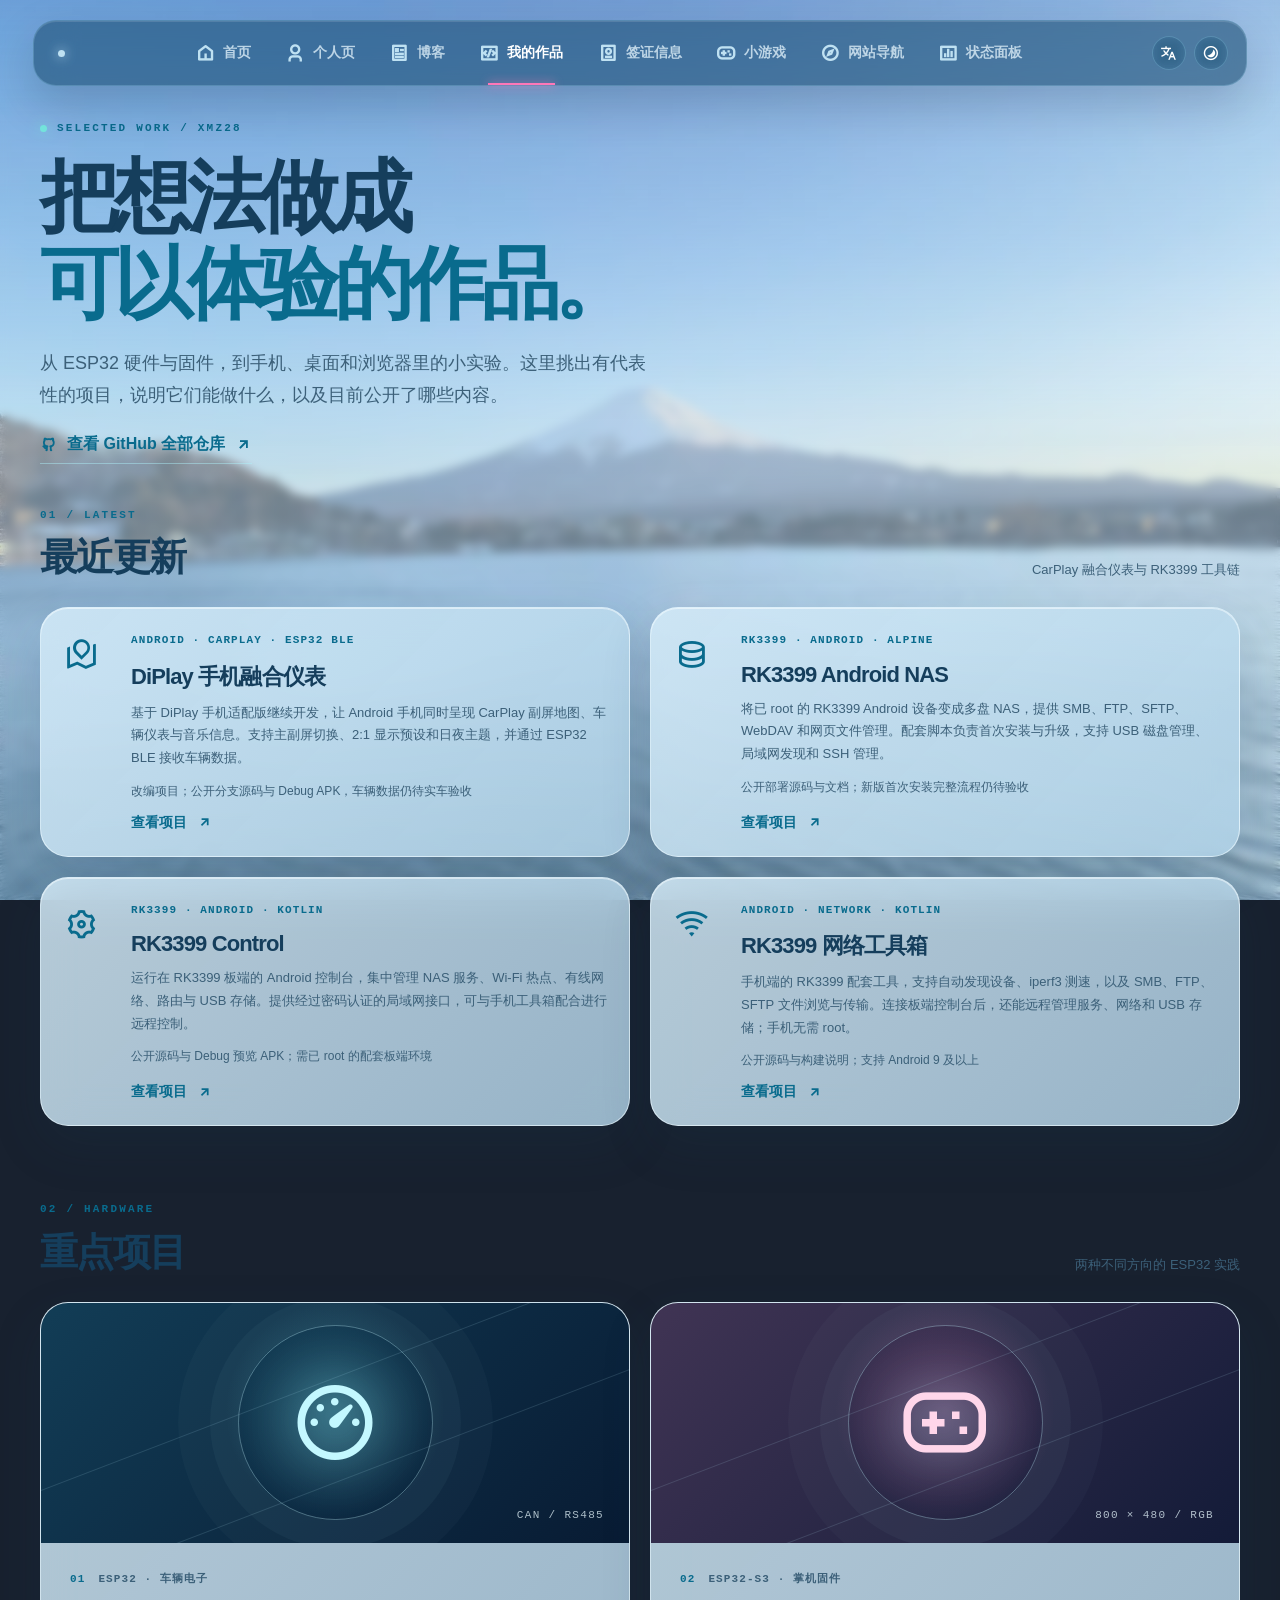
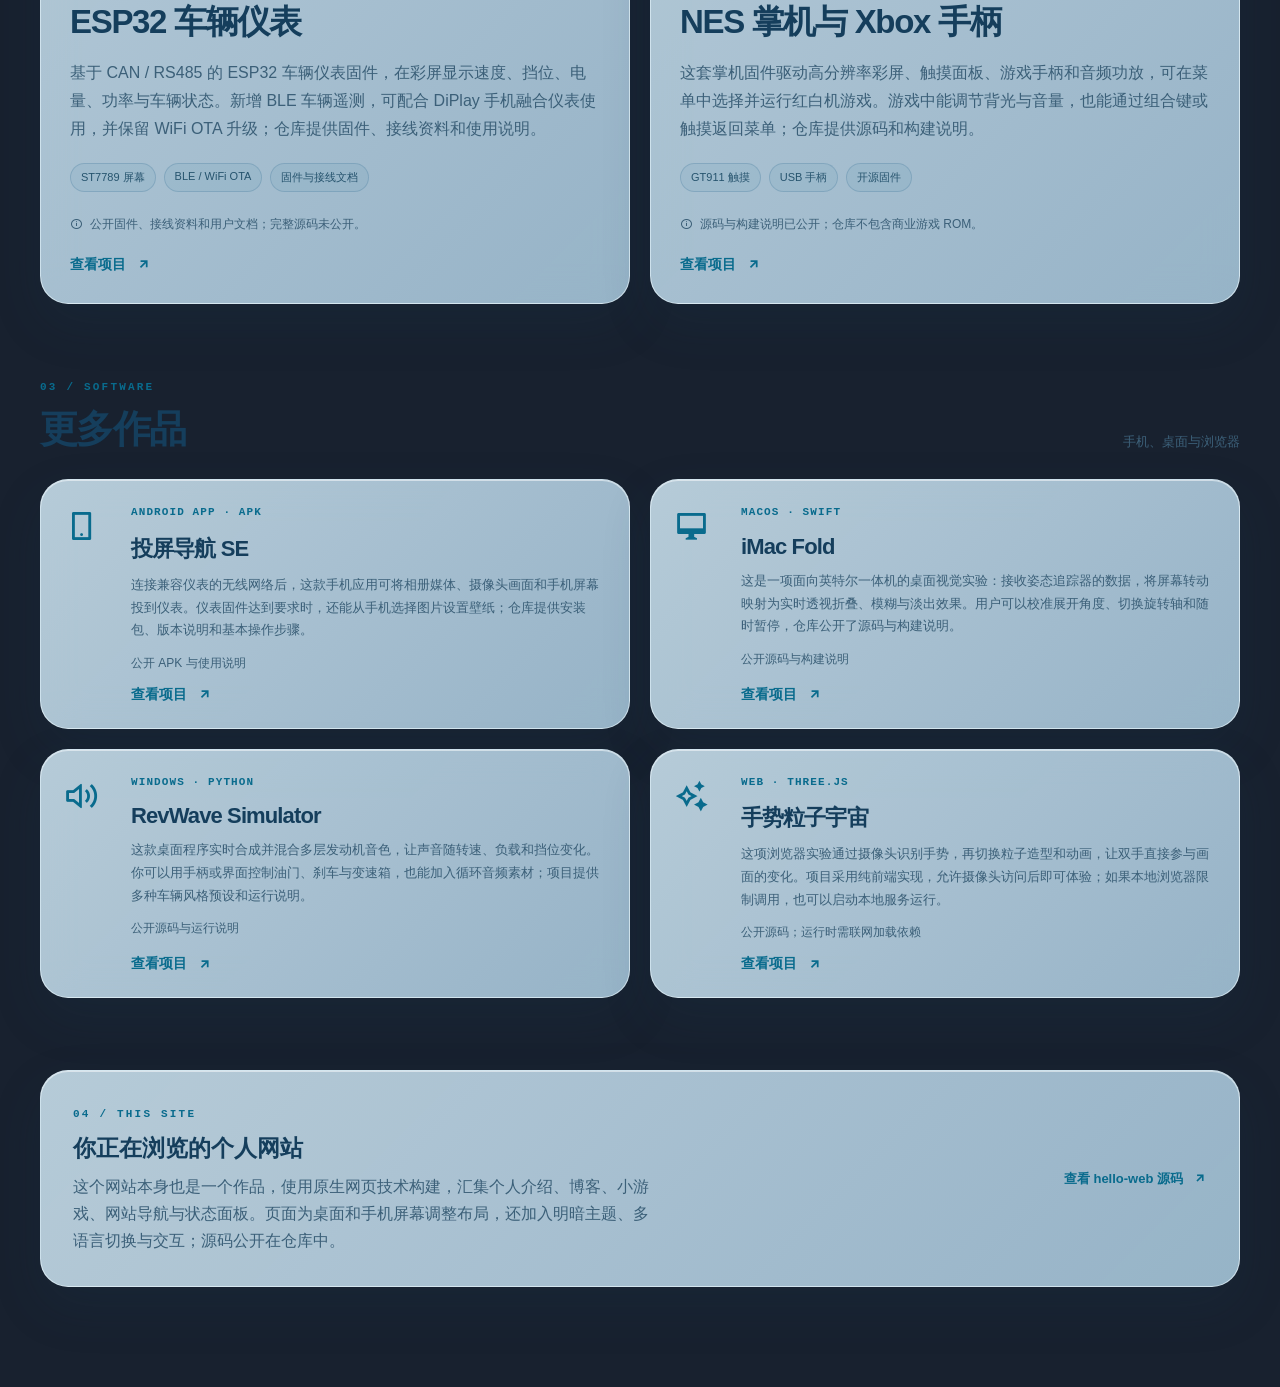
<file: projects.html>
<!DOCTYPE html>
<html lang="zh-CN">
<head>
<meta charset="UTF-8">
<meta name="viewport" content="width=device-width, initial-scale=1.0, viewport-fit=cover">
<meta name="description" content="小米周的项目与作品：DiPlay CarPlay 融合仪表、RK3399 NAS 与网络工具、ESP32 车辆仪表、NES 掌机及更多软件实验。">
<title>项目与作品 · 小米周</title>
<script src="theme-init.js"></script>
<link rel="stylesheet" href="style.css?v=page-themes-20261010-2">
<link rel="stylesheet" href="remixicon.css">
</head>
<body class="projects-page">
<a class="skip-link" href="#mainContent">跳到主内容</a>
<div class="site-bg" style="background-image: url('assets/images/2.jpg');"></div>
<div class="site-overlay"></div>

<nav class="site-nav unified-nav" aria-label="主导航">
    <a href="index.html" class="profile-brand" aria-label="返回首页"><span class="status-dot" aria-hidden="true"></span><span>FUJI DIGITAL SPACE</span></a>
    <div class="profile-nav-links">
        <a href="index.html" class="nav-link" aria-label="首页" data-i18n-aria="home"><i class="ri-home-5-line" aria-hidden="true"></i><span data-i18n="home">首页</span></a>
        <a href="home.html" class="nav-link" aria-label="个人页" data-i18n-aria="profile"><i class="ri-user-3-line" aria-hidden="true"></i><span data-i18n="profile">个人页</span></a>
        <a href="blog.html" class="nav-link" aria-label="博客" data-i18n-aria="blog"><i class="ri-article-line" aria-hidden="true"></i><span data-i18n="blog">博客</span></a>
        <a href="projects.html" class="nav-link active" aria-label="我的作品" data-i18n-aria="projects" aria-current="page"><i class="ri-code-box-line" aria-hidden="true"></i><span data-i18n="projects">我的作品</span></a>
        <a href="visa.html" class="nav-link" aria-label="签证信息" data-i18n-aria="visa"><i class="ri-passport-line" aria-hidden="true"></i><span data-i18n="visa">签证信息</span></a>
        <a href="games.html" class="nav-link" aria-label="小游戏" data-i18n-aria="games"><i class="ri-gamepad-line" aria-hidden="true"></i><span data-i18n="games">小游戏</span></a>
        <a href="nav.html" class="nav-link" aria-label="网站导航" data-i18n-aria="siteNav"><i class="ri-compass-3-line" aria-hidden="true"></i><span data-i18n="siteNav">网站导航</span></a>
        <a href="dashboard.html" class="nav-link" aria-label="状态面板" data-i18n-aria="dashboard"><i class="ri-bar-chart-box-line" aria-hidden="true"></i><span data-i18n="dashboard">状态面板</span></a>
    </div>
    <div class="nav-controls">
        <span class="profile-location"><i class="ri-map-pin-line" aria-hidden="true"></i> ASIA / SHANGHAI</span>
        <div class="lang-menu">
            <button id="langToggle" aria-controls="languageOptions" aria-expanded="false" class="icon-toggle" type="button" aria-label="语言"><i class="ri-translate-2"></i></button>
            <div id="languageOptions" class="lang-panel" hidden>
                <button type="button" data-lang-option="zh-CN"><span class="flag-emoji">🇨🇳</span>简体中文</button>
                <button type="button" data-lang-option="zh-TW"><span class="flag-emoji">🇭🇰</span>繁體中文</button>
                <button type="button" data-lang-option="en"><span class="flag-emoji">🇺🇸</span>English</button>
                <button type="button" data-lang-option="ja"><span class="flag-emoji">🇯🇵</span>日本語</button>
            </div>
        </div>
        <button id="themeToggle" class="icon-toggle" type="button" aria-label="主题" data-icon-ui="remix"><i class="ri-sun-line"></i></button>
    </div>
</nav>

<main id="mainContent" tabindex="-1" class="projects-main">
    <header class="projects-hero">
        <p class="projects-kicker"><span class="status-dot" aria-hidden="true"></span> SELECTED WORK / XMZ28</p>
        <h1>把想法做成<span>可以体验的作品。</span></h1>
        <p class="projects-intro">从 ESP32 硬件与固件，到手机、桌面和浏览器里的小实验。这里挑出有代表性的项目，说明它们能做什么，以及目前公开了哪些内容。</p>
        <a class="projects-github" href="https://github.com/xmz28?tab=repositories" target="_blank" rel="noopener noreferrer"><i class="ri-github-line" aria-hidden="true"></i>查看 GitHub 全部仓库<i class="ri-arrow-right-up-line" aria-hidden="true"></i></a>
    </header>

    <section class="projects-section" aria-labelledby="recentProjects">
        <div class="projects-section-heading"><div><span>01 / LATEST</span><h2 id="recentProjects">最近更新</h2></div><p>CarPlay 融合仪表与 RK3399 工具链</p></div>
        <div class="projects-more-grid">
            <article class="project-card project-card-small">
                <div class="project-small-icon"><i class="ri-road-map-line" aria-hidden="true"></i></div>
                <div class="project-card-body"><p class="project-eyebrow">ANDROID · CARPLAY · ESP32 BLE</p><h3>DiPlay 手机融合仪表</h3><p class="project-summary">基于 DiPlay 手机适配版继续开发，让 Android 手机同时呈现 CarPlay 副屏地图、车辆仪表与音乐信息。支持主副屏切换、2:1 显示预设和日夜主题，并通过 ESP32 BLE 接收车辆数据。</p><p class="project-availability">改编项目；公开分支源码与 Debug APK，车辆数据仍待实车验收</p><a class="project-action" href="https://github.com/xmz28/DiPlay-Phone/tree/research/android-baseline" target="_blank" rel="noopener noreferrer">查看项目 <i class="ri-arrow-right-up-line" aria-hidden="true"></i></a></div>
            </article>
            <article class="project-card project-card-small">
                <div class="project-small-icon"><i class="ri-database-2-line" aria-hidden="true"></i></div>
                <div class="project-card-body"><p class="project-eyebrow">RK3399 · ANDROID · ALPINE</p><h3>RK3399 Android NAS</h3><p class="project-summary">将已 root 的 RK3399 Android 设备变成多盘 NAS，提供 SMB、FTP、SFTP、WebDAV 和网页文件管理。配套脚本负责首次安装与升级，支持 USB 磁盘管理、局域网发现和 SSH 管理。</p><p class="project-availability">公开部署源码与文档；新版首次安装完整流程仍待验收</p><a class="project-action" href="https://github.com/xmz28/rk3399-android-nas" target="_blank" rel="noopener noreferrer">查看项目 <i class="ri-arrow-right-up-line" aria-hidden="true"></i></a></div>
            </article>
            <article class="project-card project-card-small">
                <div class="project-small-icon"><i class="ri-settings-3-line" aria-hidden="true"></i></div>
                <div class="project-card-body"><p class="project-eyebrow">RK3399 · ANDROID · KOTLIN</p><h3>RK3399 Control</h3><p class="project-summary">运行在 RK3399 板端的 Android 控制台，集中管理 NAS 服务、Wi-Fi 热点、有线网络、路由与 USB 存储。提供经过密码认证的局域网接口，可与手机工具箱配合进行远程控制。</p><p class="project-availability">公开源码与 Debug 预览 APK；需已 root 的配套板端环境</p><a class="project-action" href="https://github.com/xmz28/rk3399-control" target="_blank" rel="noopener noreferrer">查看项目 <i class="ri-arrow-right-up-line" aria-hidden="true"></i></a></div>
            </article>
            <article class="project-card project-card-small">
                <div class="project-small-icon"><i class="ri-wifi-line" aria-hidden="true"></i></div>
                <div class="project-card-body"><p class="project-eyebrow">ANDROID · NETWORK · KOTLIN</p><h3>RK3399 网络工具箱</h3><p class="project-summary">手机端的 RK3399 配套工具，支持自动发现设备、iperf3 测速，以及 SMB、FTP、SFTP 文件浏览与传输。连接板端控制台后，还能远程管理服务、网络和 USB 存储；手机无需 root。</p><p class="project-availability">公开源码与构建说明；支持 Android 9 及以上</p><a class="project-action" href="https://github.com/xmz28/rk3399-network-toolbox" target="_blank" rel="noopener noreferrer">查看项目 <i class="ri-arrow-right-up-line" aria-hidden="true"></i></a></div>
            </article>
        </div>
    </section>

    <section class="projects-section" aria-labelledby="featuredProjects">
        <div class="projects-section-heading"><div><span>02 / HARDWARE</span><h2 id="featuredProjects">重点项目</h2></div><p>两种不同方向的 ESP32 实践</p></div>
        <div class="projects-feature-grid">
            <article class="project-card project-card-feature project-card-dashboard">
                <div class="project-art" aria-hidden="true"><span class="project-art-orbit"></span><i class="ri-dashboard-3-line"></i><span class="project-art-code">CAN / RS485</span></div>
                <div class="project-card-body">
                    <p class="project-eyebrow">01 <span>ESP32 · 车辆电子</span></p>
                    <h3>ESP32 车辆仪表</h3>
                    <p class="project-summary">基于 CAN / RS485 的 ESP32 车辆仪表固件，在彩屏显示速度、挡位、电量、功率与车辆状态。新增 BLE 车辆遥测，可配合 DiPlay 手机融合仪表使用，并保留 WiFi OTA 升级；仓库提供固件、接线资料和使用说明。</p>
                    <ul class="project-tags" aria-label="项目特点"><li>ST7789 屏幕</li><li>BLE / WiFi OTA</li><li>固件与接线文档</li></ul>
                    <p class="project-availability"><i class="ri-information-line" aria-hidden="true"></i>公开固件、接线资料和用户文档；完整源码未公开。</p>
                    <a class="project-action" href="https://github.com/xmz28/esp32-vehicle-dashboard" target="_blank" rel="noopener noreferrer" aria-label="查看 ESP32 车辆仪表仓库，新标签页打开">查看项目 <i class="ri-arrow-right-up-line" aria-hidden="true"></i></a>
                </div>
            </article>
            <article class="project-card project-card-feature project-card-nes">
                <div class="project-art" aria-hidden="true"><span class="project-art-orbit"></span><i class="ri-gamepad-line"></i><span class="project-art-code">800 × 480 / RGB</span></div>
                <div class="project-card-body">
                    <p class="project-eyebrow">02 <span>ESP32-S3 · 掌机固件</span></p>
                    <h3>NES 掌机与 Xbox 手柄</h3>
                    <p class="project-summary">这套掌机固件驱动高分辨率彩屏、触摸面板、游戏手柄和音频功放，可在菜单中选择并运行红白机游戏。游戏中能调节背光与音量，也能通过组合键或触摸返回菜单；仓库提供源码和构建说明。</p>
                    <ul class="project-tags" aria-label="项目特点"><li>GT911 触摸</li><li>USB 手柄</li><li>开源固件</li></ul>
                    <p class="project-availability"><i class="ri-information-line" aria-hidden="true"></i>源码与构建说明已公开；仓库不包含商业游戏 ROM。</p>
                    <a class="project-action" href="https://github.com/xmz28/NES_XBOX_S3" target="_blank" rel="noopener noreferrer" aria-label="查看 NES 掌机仓库，新标签页打开">查看项目 <i class="ri-arrow-right-up-line" aria-hidden="true"></i></a>
                </div>
            </article>
        </div>
    </section>

    <section class="projects-section" aria-labelledby="moreProjects">
        <div class="projects-section-heading"><div><span>03 / SOFTWARE</span><h2 id="moreProjects">更多作品</h2></div><p>手机、桌面与浏览器</p></div>
        <div class="projects-more-grid">
            <article class="project-card project-card-small"><div class="project-small-icon"><i class="ri-smartphone-line" aria-hidden="true"></i></div><div class="project-card-body"><p class="project-eyebrow">ANDROID APP · APK</p><h3>投屏导航 SE</h3><p class="project-summary">连接兼容仪表的无线网络后，这款手机应用可将相册媒体、摄像头画面和手机屏幕投到仪表。仪表固件达到要求时，还能从手机选择图片设置壁纸；仓库提供安装包、版本说明和基本操作步骤。</p><p class="project-availability">公开 APK 与使用说明</p><a class="project-action" href="https://github.com/xmz28/mirror-nav-se-apk" target="_blank" rel="noopener noreferrer">查看项目 <i class="ri-arrow-right-up-line" aria-hidden="true"></i></a></div></article>
            <article class="project-card project-card-small"><div class="project-small-icon"><i class="ri-mac-line" aria-hidden="true"></i></div><div class="project-card-body"><p class="project-eyebrow">MACOS · SWIFT</p><h3>iMac Fold</h3><p class="project-summary">这是一项面向英特尔一体机的桌面视觉实验：接收姿态追踪器的数据，将屏幕转动映射为实时透视折叠、模糊与淡出效果。用户可以校准展开角度、切换旋转轴和随时暂停，仓库公开了源码与构建说明。</p><p class="project-availability">公开源码与构建说明</p><a class="project-action" href="https://github.com/xmz28/iMac-Fold" target="_blank" rel="noopener noreferrer">查看项目 <i class="ri-arrow-right-up-line" aria-hidden="true"></i></a></div></article>
            <article class="project-card project-card-small"><div class="project-small-icon"><i class="ri-volume-up-line" aria-hidden="true"></i></div><div class="project-card-body"><p class="project-eyebrow">WINDOWS · PYTHON</p><h3>RevWave Simulator</h3><p class="project-summary">这款桌面程序实时合成并混合多层发动机音色，让声音随转速、负载和挡位变化。你可以用手柄或界面控制油门、刹车与变速箱，也能加入循环音频素材；项目提供多种车辆风格预设和运行说明。</p><p class="project-availability">公开源码与运行说明</p><a class="project-action" href="https://github.com/xmz28/revwave-simulator" target="_blank" rel="noopener noreferrer">查看项目 <i class="ri-arrow-right-up-line" aria-hidden="true"></i></a></div></article>
            <article class="project-card project-card-small"><div class="project-small-icon"><i class="ri-sparkling-2-line" aria-hidden="true"></i></div><div class="project-card-body"><p class="project-eyebrow">WEB · THREE.JS</p><h3>手势粒子宇宙</h3><p class="project-summary">这项浏览器实验通过摄像头识别手势，再切换粒子造型和动画，让双手直接参与画面的变化。项目采用纯前端实现，允许摄像头访问后即可体验；如果本地浏览器限制调用，也可以启动本地服务运行。</p><p class="project-availability">公开源码；运行时需联网加载依赖</p><a class="project-action" href="https://github.com/xmz28/gesture-particle-universe" target="_blank" rel="noopener noreferrer">查看项目 <i class="ri-arrow-right-up-line" aria-hidden="true"></i></a></div></article>
        </div>
    </section>

    <aside class="projects-site-card" aria-label="本站项目"><div><span>04 / THIS SITE</span><h2>你正在浏览的个人网站</h2><p>这个网站本身也是一个作品，使用原生网页技术构建，汇集个人介绍、博客、小游戏、网站导航与状态面板。页面为桌面和手机屏幕调整布局，还加入明暗主题、多语言切换与交互；源码公开在仓库中。</p></div><a href="https://github.com/xmz28/hello-web" target="_blank" rel="noopener noreferrer">查看 hello-web 源码 <i class="ri-arrow-right-up-line" aria-hidden="true"></i></a></aside>
</main>

<script src="interface-copy.js?v=projects-20261015"></script>
<script src="site.js?v=page-themes-20261010-2"></script>
<script>setupSiteControls();</script>
</body>
</html>
</file>
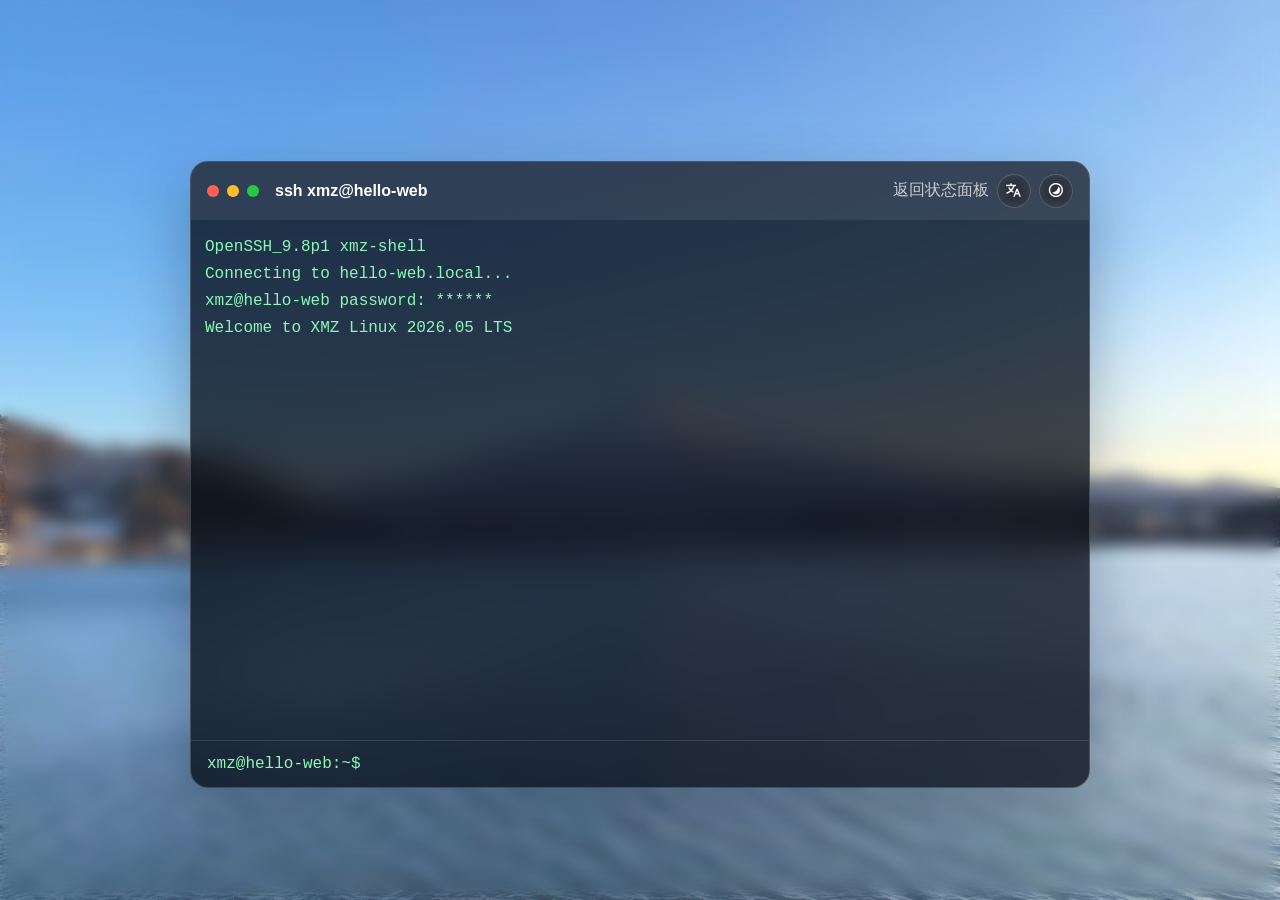
<file: ssh.html>
<!DOCTYPE html>
<html lang="zh-CN">
<head>
<meta charset="UTF-8">
<meta name="viewport" content="width=device-width, initial-scale=1.0, viewport-fit=cover">
<title>假 SSH / Linux</title>
<script src="theme-init.js"></script>
<link rel="stylesheet" href="style.css">
<link rel="stylesheet" href="remixicon.css">
</head>
<body class="terminal-page">
<a class="skip-link" href="#mainContent">跳到主内容</a>
<div class="site-bg" style="background-image: url('assets/images/2.jpg');"></div>
<div class="site-overlay"></div>
<main id="mainContent" tabindex="-1" class="terminal-main">
    <section class="terminal-window ssh-window">
        <header><span></span><span></span><span></span><strong>ssh xmz@hello-web</strong><a href="dashboard.html">返回状态面板</a><div class="nav-controls">
        <div class="lang-menu">
            <button id="langToggle" aria-controls="languageOptions" aria-expanded="false" class="icon-toggle" type="button" aria-label="语言"><i class="ri-translate-2"></i></button>
            <div id="languageOptions" class="lang-panel" hidden>
                <button type="button" data-lang-option="zh-CN"><span class="flag-emoji">🇨🇳</span>简体中文</button>
                <button type="button" data-lang-option="zh-TW"><span class="flag-emoji">🇭🇰</span>繁體中文</button>
                <button type="button" data-lang-option="en"><span class="flag-emoji">🇺🇸</span>English</button>
                <button type="button" data-lang-option="ja"><span class="flag-emoji">🇯🇵</span>日本語</button>
            </div>
        </div>
        <button id="themeToggle" class="icon-toggle" type="button" aria-label="主题" data-icon-ui="remix"><i class="ri-sun-line"></i></button>
</div>
</header>
        <div id="terminalOutput" class="terminal-output"></div>
        <label class="terminal-input"><span>xmz@hello-web:~$</span><input id="terminalInput" aria-label="终端命令" autocomplete="off" spellcheck="false"></label>
    </section>
</main>
<script src="interface-copy.js"></script>
<script src="site.js"></script>
<script src="site-widgets.js"></script>
<script>setupSiteControls(); setupTerminalPage("ssh");</script>
</body>
</html>
</file>
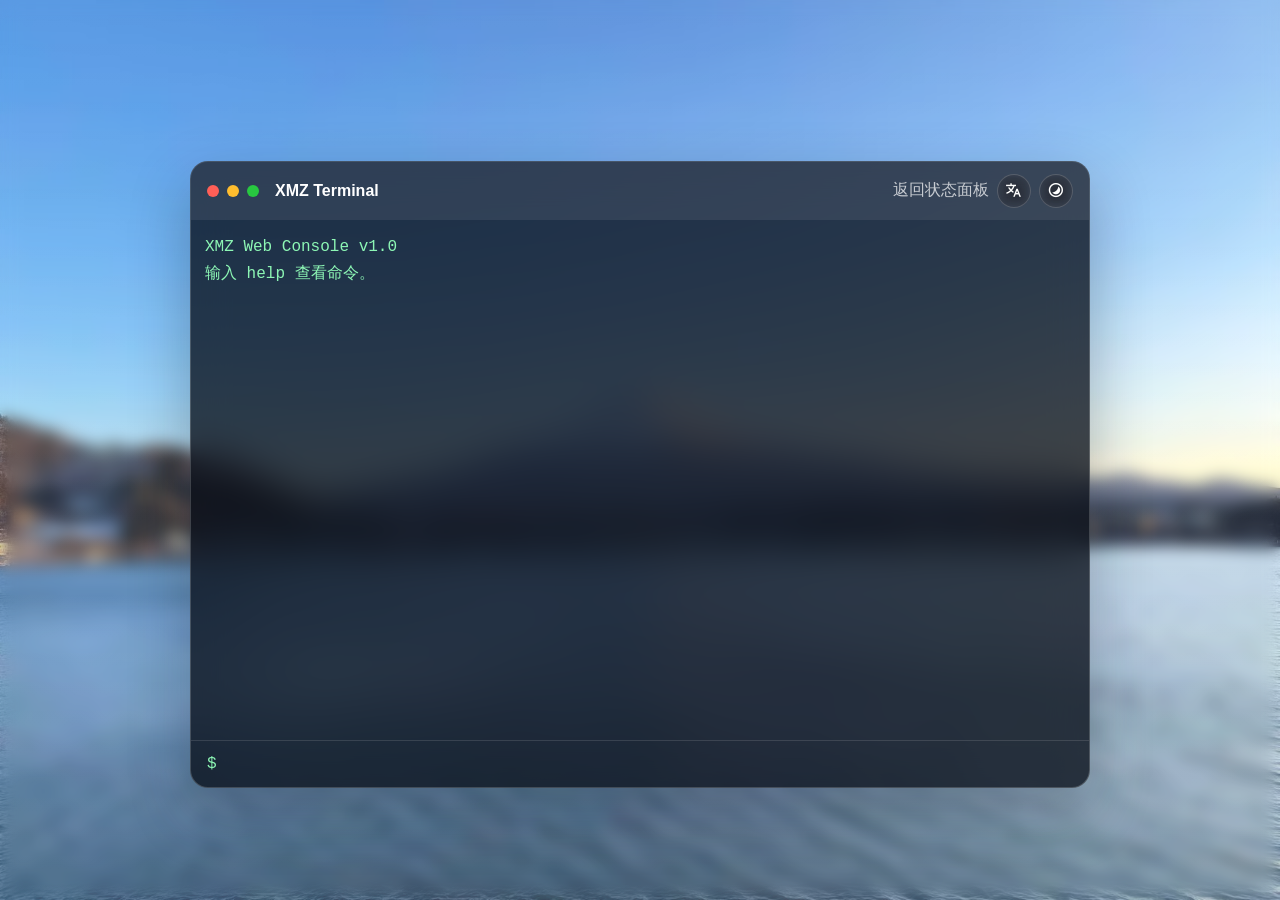
<file: terminal.html>
<!DOCTYPE html>
<html lang="zh-CN">
<head>
<meta charset="UTF-8">
<meta name="viewport" content="width=device-width, initial-scale=1.0, viewport-fit=cover">
<title>终端控制台</title>
<script src="theme-init.js"></script>
<link rel="stylesheet" href="style.css">
<link rel="stylesheet" href="remixicon.css">
</head>
<body class="terminal-page">
<a class="skip-link" href="#mainContent">跳到主内容</a>
<div class="site-bg" style="background-image: url('assets/images/2.jpg');"></div>
<div class="site-overlay"></div>
<main id="mainContent" tabindex="-1" class="terminal-main">
    <section class="terminal-window">
        <header><span></span><span></span><span></span><strong>XMZ Terminal</strong><a href="dashboard.html">返回状态面板</a><div class="nav-controls">
        <div class="lang-menu">
            <button id="langToggle" aria-controls="languageOptions" aria-expanded="false" class="icon-toggle" type="button" aria-label="语言"><i class="ri-translate-2"></i></button>
            <div id="languageOptions" class="lang-panel" hidden>
                <button type="button" data-lang-option="zh-CN"><span class="flag-emoji">🇨🇳</span>简体中文</button>
                <button type="button" data-lang-option="zh-TW"><span class="flag-emoji">🇭🇰</span>繁體中文</button>
                <button type="button" data-lang-option="en"><span class="flag-emoji">🇺🇸</span>English</button>
                <button type="button" data-lang-option="ja"><span class="flag-emoji">🇯🇵</span>日本語</button>
            </div>
        </div>
        <button id="themeToggle" class="icon-toggle" type="button" aria-label="主题" data-icon-ui="remix"><i class="ri-sun-line"></i></button>
</div>
</header>
        <div id="terminalOutput" class="terminal-output"></div>
        <label class="terminal-input"><span>$</span><input id="terminalInput" aria-label="终端命令" autocomplete="off" spellcheck="false"></label>
    </section>
</main>
<script src="interface-copy.js"></script>
<script src="site.js"></script>
<script src="site-widgets.js"></script>
<script>setupSiteControls(); setupTerminalPage("terminal");</script>
</body>
</html>
</file>
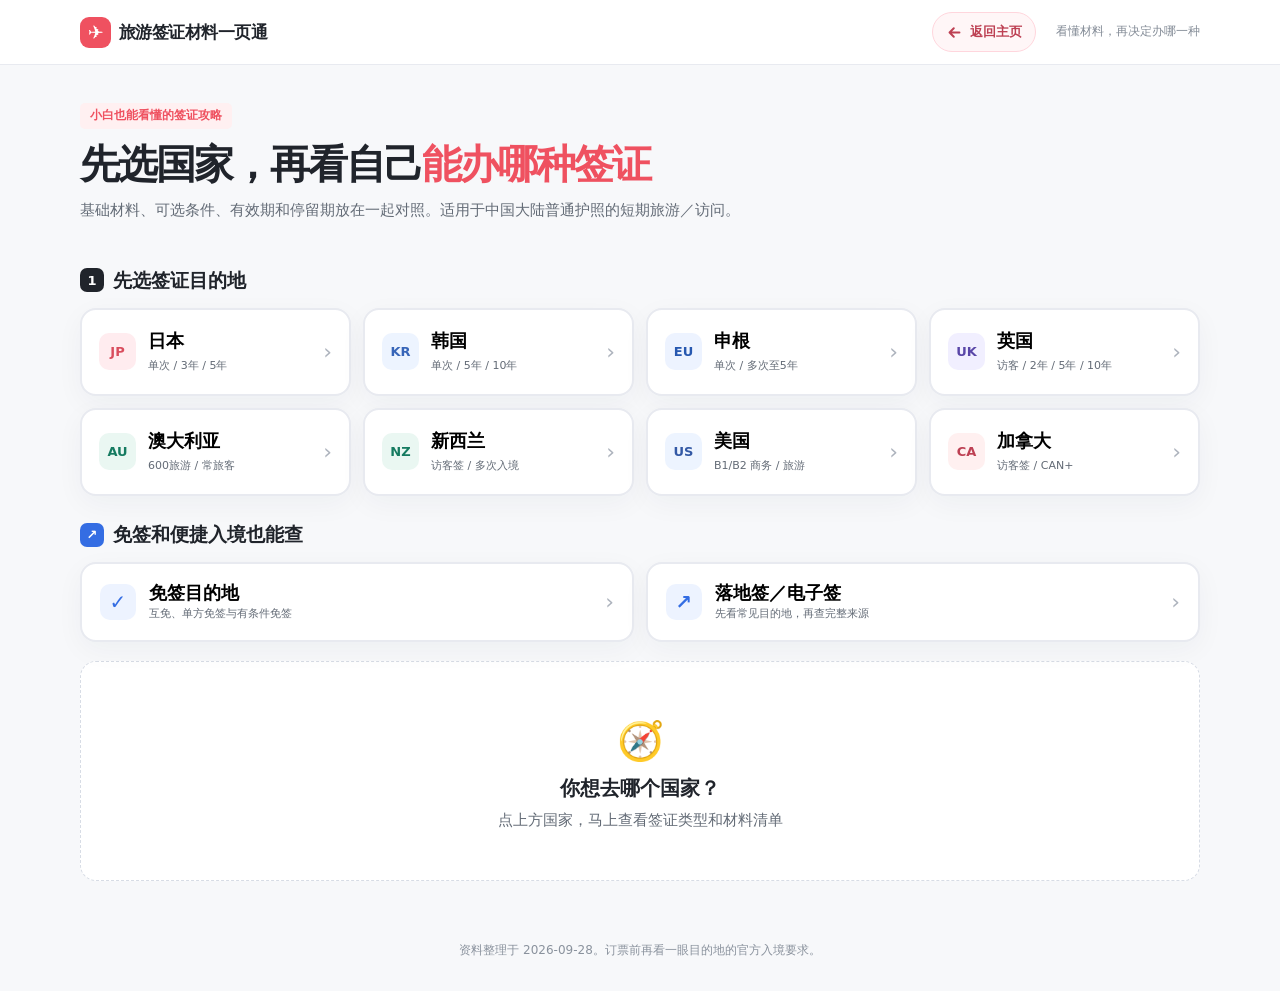
<file: visa.html>
<!doctype html>
<html lang="zh-CN">
<head>
<meta charset="utf-8">
<meta name="viewport" content="width=device-width, initial-scale=1, viewport-fit=cover">
<meta name="description" content="先选目的地，再对照旅游签证类型、基础材料、可选证明路径与自己的申请情况。">
<title>旅游签证材料一页通</title>
<style>
:root{--bg:#f7f8fa;--paper:#fff;--ink:#20242b;--sub:#636b76;--line:#e8eaf0;--red:#ef5160;--redsoft:#fff0f1;--blue:#346de3;--bluesoft:#edf3ff;--green:#138c69;--greensoft:#e9f8f0;--amber:#ad6a16;--ambersoft:#fff6e8;--shadow:0 8px 28px rgba(26,39,67,.045)}
*{box-sizing:border-box}html{scroll-behavior:smooth}body{margin:0;background:var(--bg);color:var(--ink);font:15px/1.65 system-ui,-apple-system,"Segoe UI","PingFang SC","Microsoft YaHei",sans-serif}button,a{font:inherit}button{cursor:pointer}a{color:var(--blue);text-underline-offset:3px}button:focus-visible,a:focus-visible,summary:focus-visible{outline:3px solid #7398ee;outline-offset:3px}.wrap{width:min(1120px,calc(100% - 36px));margin:auto}.skip{position:absolute;left:-9999px;top:0;z-index:10;background:#fff;padding:8px 12px}.skip:focus{left:12px}.site-head{border-bottom:1px solid var(--line);background:#fff}.head-inner{display:flex;align-items:center;justify-content:space-between;gap:12px;min-height:64px}.logo{display:flex;align-items:center;gap:8px;font-size:17px;font-weight:850;letter-spacing:-.03em}.logo-icon{display:grid;place-items:center;width:31px;height:31px;border-radius:9px;background:var(--red);color:#fff;font-size:19px}.head-note{color:#838b96;font-size:12px}.intro{padding:37px 0 22px}.intro-tag{display:inline-block;margin-bottom:10px;padding:3px 10px;border-radius:5px;background:var(--redsoft);color:var(--red);font-size:12px;font-weight:800}.intro h1{margin:0 0 9px;font-size:clamp(27px,4vw,40px);letter-spacing:-.05em;line-height:1.25}.intro h1 em{font-style:normal;color:var(--red)}.intro p{margin:0;color:var(--sub);font-size:15px}.step-head{display:flex;align-items:center;gap:9px;margin:20px 0 12px;font-size:19px;font-weight:850}.step-no{display:grid;place-items:center;width:24px;height:24px;border-radius:7px;background:var(--ink);color:#fff;font-size:13px}.country-grid{display:grid;grid-template-columns:repeat(4,minmax(0,1fr));gap:12px}.country-card{display:flex;align-items:center;gap:12px;min-width:0;min-height:88px;padding:17px;border:2px solid var(--line);border-radius:16px;background:#fff;text-align:left;box-shadow:var(--shadow);transition:border-color .18s,transform .18s,box-shadow .18s}.country-card:hover{transform:translateY(-2px);box-shadow:0 12px 27px #1a274310}.country-card[aria-pressed="true"]{border-color:var(--red);background:#fffafa}.flag{display:grid;place-items:center;flex:none;width:37px;height:37px;border-radius:10px;background:#f0f4fa;color:#37608e;font-size:13px;font-weight:900}.country-card[data-country="jp"] .flag{background:#ffecef;color:#d94d5d}.country-card[data-country="kr"] .flag{background:#edf4ff;color:#3765b8}.country-card[data-country="eu"] .flag{background:#edf3ff;color:#2758b0}.country-card[data-country="au"] .flag{background:#eaf7f2;color:#167b61}.country-copy{min-width:0}.country-copy strong{display:block;font-size:18px;line-height:1.3}.country-copy small{display:block;margin-top:4px;color:var(--sub);font-size:11px;white-space:nowrap}.country-arrow{margin-left:auto;color:#adb3bd;font-size:22px}.empty{display:grid;place-items:center;min-height:220px;margin:19px 0 60px;border:1px dashed #d7dce5;border-radius:16px;background:#fff;text-align:center}.empty[hidden]{display:none}.empty-icon{font-size:38px}.empty strong{display:block;font-size:20px}.empty p{margin:3px 0 0;color:var(--sub)}.results{display:none;padding-bottom:65px}.results.show{display:block}.section{margin-top:22px;border:1px solid var(--line);border-radius:17px;background:#fff;box-shadow:var(--shadow)}.section-pad{padding:24px}.summary-top{display:flex;justify-content:space-between;gap:16px;align-items:start}.summary-kicker{margin:0 0 5px;color:var(--red);font-size:12px;font-weight:850}.summary-top h2{margin:0;font-size:27px;letter-spacing:-.04em}.summary-meta{margin:8px 0 0;color:var(--sub);font-size:13px}.update{padding:5px 9px;border-radius:6px;background:#f2f4f7;color:#606a77;font-size:11px;white-space:nowrap}.summary-line{display:grid;grid-template-columns:repeat(3,minmax(0,1fr));gap:12px;margin-top:20px}.mini{padding:12px;border-radius:10px;background:#f7f8fb}.mini span{display:block;color:#7a8390;font-size:11px}.mini b{display:block;margin-top:3px;font-size:13px;line-height:1.45}.plain-alert{margin:17px 0 0;padding:12px 14px;border-radius:9px;background:var(--bluesoft);color:#33558e;font-size:13px}.selfcheck-title{display:flex;align-items:center;gap:8px;margin:0 0 4px;font-size:20px;letter-spacing:-.03em}.selfcheck-title:before{content:"?";display:grid;place-items:center;width:23px;height:23px;border-radius:50%;background:var(--red);color:#fff;font-size:14px}.hint{margin:0;color:var(--sub);font-size:13px}.choice-grid{display:grid;grid-template-columns:repeat(2,minmax(0,1fr));gap:9px;margin-top:16px}.choice{display:flex;align-items:center;gap:9px;min-height:48px;padding:10px 12px;border:1px solid #dfe4ec;border-radius:9px;background:#fff;color:#303844;text-align:left}.choice:hover{border-color:#96b5f8}.choice[aria-pressed="true"]{border-color:#77a5f3;background:var(--bluesoft);color:#214f9f}.choice-dot{display:grid;place-items:center;flex:none;width:18px;height:18px;border:1px solid #b5c0ce;border-radius:5px;color:transparent;font-size:12px}.choice[aria-pressed="true"] .choice-dot{border-color:var(--blue);background:var(--blue);color:#fff}.privacy{margin:12px 0 0;color:#929aa5;font-size:12px}.visa-heading{display:flex;align-items:end;justify-content:space-between;gap:12px;margin:28px 0 13px}.visa-heading h2{margin:0;font-size:22px;letter-spacing:-.03em}.visa-heading p{margin:0;color:var(--sub);font-size:12px}.visa-list{display:grid;gap:14px}.visa-card{border:1px solid var(--line);border-radius:16px;background:#fff;box-shadow:var(--shadow);overflow:hidden}.visa-top{display:flex;align-items:start;justify-content:space-between;gap:15px;padding:20px 22px 16px}.visa-number{display:inline-block;margin-bottom:5px;color:var(--red);font-size:11px;font-weight:850;letter-spacing:.08em}.visa-top h3{margin:0;font-size:21px;line-height:1.3;letter-spacing:-.025em}.visa-top p{margin:5px 0 0;color:var(--sub);font-size:13px}.fit{flex:none;padding:5px 10px;border-radius:7px;background:#f0f2f5;color:#626c78;font-size:12px;font-weight:800;white-space:nowrap}.fit.good{background:var(--greensoft);color:var(--green)}.fit.maybe{background:var(--ambersoft);color:var(--amber)}.visa-facts{display:flex;flex-wrap:wrap;gap:7px;padding:0 22px 17px}.fact{padding:4px 9px;border-radius:6px;background:#f4f6f9;color:#53606d;font-size:12px}.visa-detail{border-top:1px solid var(--line)}.visa-detail summary{padding:12px 22px;color:var(--blue);font-size:13px;font-weight:800;list-style:none;cursor:pointer}.visa-detail summary::-webkit-details-marker{display:none}.visa-detail summary:after{content:"⌄";float:right;font-size:18px;line-height:1}.visa-detail[open] summary:after{content:"⌃"}.detail-body{display:grid;grid-template-columns:1fr 1fr;gap:18px;padding:4px 22px 22px}.material-box{min-width:0;padding:16px;border-radius:11px;background:#f8f9fb}.material-box.option-box{background:#fff7f7}.material-box h4{display:flex;align-items:center;gap:7px;margin:0 0 4px;font-size:15px}.material-box h4 .circle{display:grid;place-items:center;width:20px;height:20px;border-radius:50%;background:var(--ink);color:#fff;font-size:12px}.option-box h4 .circle{background:var(--red)}.box-caption{margin:0 0 10px;color:var(--sub);font-size:12px}.material-list{margin:0;padding:0;list-style:none}.material-list li{display:flex;gap:7px;margin:8px 0;color:#404955;font-size:13px;line-height:1.5}.material-list li:before{content:"✓";color:var(--green);font-weight:800}.option-list{display:grid;gap:7px;margin:0;padding:0;list-style:none;counter-reset:option}.option-list li{display:flex;gap:9px;align-items:flex-start;padding:9px 10px;border:1px solid #f4dfe1;border-radius:7px;background:#fff;color:#404955;font-size:13px;line-height:1.45;counter-increment:option}.option-list li:before{content:counter(option);display:grid;place-items:center;flex:none;width:18px;height:18px;border-radius:50%;background:#ffe5e8;color:#ce4654;font-size:11px;font-weight:800}.material-note{grid-column:1/-1;margin:0;padding:10px 12px;border-radius:8px;background:var(--ambersoft);color:#795722;font-size:12px}.sources{margin-top:26px;padding:20px 22px}.sources h3{margin:0 0 7px;font-size:17px}.sources p{margin:0 0 12px;color:var(--sub);font-size:12px}.source-list{display:flex;flex-wrap:wrap;gap:8px}.source-list a{padding:7px 10px;border:1px solid #dce5fa;border-radius:7px;background:#f6f9ff;font-size:12px;text-decoration:none}.source-list a:hover{background:#e9f0ff}.footer{padding:0 0 30px;color:#8a929d;font-size:12px;text-align:center}
.choice-label{flex:1;min-width:0}.choice-type{flex:none;padding:2px 6px;border-radius:5px;background:#f1f4fa;color:#5271a2;font-size:10px;font-weight:700;white-space:nowrap}
.recommendation{margin:0 0 13px;padding:12px 15px;border:1px solid #c8e8d8;border-radius:11px;background:var(--greensoft);color:#21694f;font-size:14px}.recommendation[hidden],.special-section[hidden]{display:none}.recommendation strong{font-weight:850}.visa-card.top-pick{border-color:#9bd5b6;box-shadow:0 8px 28px #138c6914}.special-section{margin-top:25px;padding:17px 19px;border:1px solid #e4e8f0;border-radius:16px;background:#fff}.special-section>summary{color:#26334b;font-size:17px;font-weight:850;cursor:pointer}.special-section>summary::marker{color:var(--blue)}.special-intro{margin:8px 0 15px;color:var(--sub);font-size:13px}.special-section .visa-list{margin-top:15px}
.option-list.supporting li:before{content:"·";background:#ffe5e8;font-size:17px;line-height:1}
.visa-card{scroll-margin-top:18px}.visa-card.top-consult{border-color:#efd2a6;box-shadow:0 8px 28px #ad6a1614}
.access-heading{margin-top:23px}.access-heading .step-no{background:var(--blue)}.access-entry-grid{display:grid;grid-template-columns:repeat(2,minmax(0,1fr));gap:12px}.access-entry{display:flex;align-items:center;gap:13px;min-height:80px;padding:15px 18px;border:2px solid var(--line);border-radius:16px;background:#fff;text-align:left;box-shadow:var(--shadow)}.access-entry:hover{border-color:#a7beee}.access-entry[aria-pressed="true"]{border-color:var(--blue);background:#f8faff}.access-entry-icon{display:grid;place-items:center;flex:none;width:36px;height:36px;border-radius:10px;background:var(--bluesoft);color:var(--blue);font-size:20px;font-weight:850}.access-entry strong,.access-entry small{display:block}.access-entry strong{font-size:18px;line-height:1.3}.access-entry small{color:var(--sub);font-size:11px}.access-panel{margin:20px 0 55px;padding:23px;border:1px solid var(--line);border-radius:17px;background:#fff;box-shadow:var(--shadow);scroll-margin-top:16px}.access-panel[hidden]{display:none}.access-kicker{margin:0 0 4px;color:var(--red);font-size:12px;font-weight:850}.access-panel h2{margin:0;font-size:26px;line-height:1.35}.access-intro{margin:7px 0 0;color:var(--sub);font-size:13px}.access-warning{margin:16px 0 0;padding:12px 14px;border-radius:9px;background:var(--bluesoft);color:#33558e;font-size:13px}.access-subtitle{margin:25px 0 11px;font-size:19px}.access-card-grid{display:grid;grid-template-columns:repeat(3,minmax(0,1fr));gap:10px}.access-card{min-width:0;padding:14px;border:1px solid #e2e7ef;border-radius:11px;background:#fff}.access-card h4{margin:0;font-size:16px}.access-card .badge{display:inline-block;margin:6px 0;padding:2px 7px;border-radius:5px;background:var(--greensoft);color:var(--green);font-size:11px;font-weight:800}.access-card .badge.electronic{background:var(--bluesoft);color:#345da5}.access-card .badge.conditional{background:var(--ambersoft);color:var(--amber)}.access-card p{margin:3px 0 7px;color:#495465;font-size:12px}.access-card a{font-size:12px}.access-lists{display:grid;grid-template-columns:repeat(2,minmax(0,1fr));gap:12px;margin-top:18px}.access-list{padding:15px;border:1px solid var(--line);border-radius:11px;background:#f9fafc}.access-list h4{margin:0 0 5px;font-size:15px}.access-list p{margin:0 0 7px;color:var(--sub);font-size:12px}.access-list .names{margin:0;font-size:13px;line-height:1.8}.access-list a{font-size:12px}.access-details{margin-top:14px;padding:12px 15px;border:1px solid var(--line);border-radius:10px}.access-details summary{cursor:pointer;font-weight:800}.access-details p{margin:8px 0 0;color:var(--sub);font-size:12px}
.access-card .access-card-links{display:flex;flex-wrap:wrap;gap:7px 15px;margin-top:9px}.access-country-list{list-style:none;margin:8px 0 0;padding:0}.access-country-list li{display:flex;align-items:baseline;justify-content:space-between;gap:12px;padding:6px 0;border-top:1px solid #e7eaf0;font-size:12px}.access-country-list li strong{flex:none;color:#202936;font-size:13px}.access-country-list li span{flex:1;color:var(--sub);text-align:right}.access-country-list li a{flex:none;white-space:nowrap}.access-coverage{margin:9px 0 0;color:var(--sub);font-size:12px}
.access-card{position:relative}.access-card h4{min-height:22px;padding-right:48%}.access-card .badge{position:absolute;top:14px;right:14px;margin:0}
.access-lists{display:block;column-count:2;column-gap:12px}.access-list{display:inline-block;box-sizing:border-box;width:100%;margin-bottom:12px;break-inside:avoid;vertical-align:top}.access-lists.easy-layout{display:grid;grid-template-columns:repeat(2,minmax(0,1fr));align-items:start;gap:12px}.access-list-stack{display:grid;align-content:start;gap:12px}.access-list-stack .access-list{margin:0}
.choice-group-label{margin:18px 0 0;font-size:14px;font-weight:800}.choice-group-label+.choice-grid{margin-top:9px}.eu-identity-list{display:grid;gap:7px}.eu-identity{padding:10px 11px;border:1px solid #e4e8ef;border-radius:8px;background:#fff;transition:opacity .15s}.eu-identity.selected{border-color:#87baeb;background:#f5f9ff}.eu-identity.muted{opacity:.42}.eu-identity h5{margin:0 0 5px;font-size:13px}.eu-identity ul{margin:0;padding-left:18px;color:#4d5967;font-size:12px}.eu-identity li{margin:3px 0}.eu-history{grid-column:1/-1;padding:12px 14px;border-radius:9px;background:#eef4ff;color:#334d78;font-size:13px}.eu-history strong{display:block;margin-bottom:3px}.eu-history p{margin:0}.eu-history a{font-size:12px}.eu-identity-hint{margin:0 0 9px;color:var(--sub);font-size:12px}
.eu-guide-trigger{padding:0;border:0;background:none;color:var(--blue);font-size:12px;font-weight:800;text-align:left;text-decoration:underline;text-underline-offset:3px}.summary-line .eu-guide-trigger{margin-top:6px}.eu-card-guide{padding:9px 22px 13px;border-top:1px solid var(--line)}.eu-guide{padding:22px;scroll-margin-top:18px}.eu-guide[hidden]{display:none}.eu-guide-head{display:flex;justify-content:space-between;align-items:start;gap:14px}.eu-guide h2{margin:0;font-size:22px}.eu-guide h3{margin:19px 0 8px;font-size:16px}.eu-guide p{margin:6px 0 0;color:var(--sub);font-size:13px}.eu-guide-close{padding:5px 10px;border:1px solid var(--line);border-radius:7px;background:#fff;color:var(--sub);font-size:12px}.eu-country-tabs{display:flex;flex-wrap:wrap;gap:8px;margin-top:17px}.eu-country-tabs button{padding:7px 15px;border:1px solid #dbe3f0;border-radius:8px;background:#fff;color:#34445b;font-weight:700}.eu-country-tabs button[aria-pressed="true"]{border-color:var(--blue);background:var(--bluesoft);color:#2459bc}.eu-guide-steps{margin:9px 0 0;padding-left:22px;color:#3e4a59;font-size:13px}.eu-guide-steps li{margin:5px 0}.eu-center-grid{display:grid;grid-template-columns:repeat(3,minmax(0,1fr));gap:9px;margin-top:12px}.eu-center{padding:11px 12px;border:1px solid var(--line);border-radius:9px;background:#f8f9fb}.eu-center strong{font-size:13px}.eu-center p{margin:3px 0 0;font-size:12px}.eu-guide-links{display:flex;flex-wrap:wrap;gap:8px 15px;margin-top:17px;font-size:13px}
.au-guide-trigger{padding:0;border:0;background:none;color:var(--blue);font-size:12px;font-weight:800;text-align:left;text-decoration:underline;text-underline-offset:3px}.summary-line .au-guide-trigger{margin-top:6px}.au-guide[hidden]{display:none}.au-guide-callout{margin-top:17px;padding:12px 14px;border-radius:9px;background:var(--ambersoft);color:#795722;font-size:13px}.au-guide-callout a{font-size:12px}.au-guide-links{display:flex;flex-wrap:wrap;gap:8px 15px;margin-top:15px;font-size:13px}
.country-card[data-country="uk"] .flag{background:#f1efff;color:#5946a8}.country-card[data-country="nz"] .flag{background:#eaf7f2;color:#167b61}.material-guide{margin-top:16px;padding-top:12px;border-top:1px solid #dfe5ed}.material-guide button{padding:6px 0;border:0;background:none;color:var(--blue);font-size:13px;font-weight:800;text-align:left;text-decoration:underline;text-underline-offset:3px}
.country-card[data-country="us"] .flag{background:#edf4ff;color:#3359a5}.country-card[data-country="ca"] .flag{background:#fff0f0;color:#bd4053}
.uk-duration-grid{display:grid;grid-template-columns:repeat(4,minmax(0,1fr));gap:8px;margin-top:9px}.uk-duration-option{padding:10px;border:1px solid #dce6f7;border-radius:8px;background:#fff}.uk-duration-option strong{display:block;font-size:14px;color:#263b60}.uk-duration-option span{display:block;margin-top:3px;font-size:12px;color:#657186}
.head-actions{display:flex;align-items:center;gap:20px;margin-left:auto}.home-link{display:inline-flex;align-items:center;gap:7px;padding:8px 13px;border:1px solid #ffd6dd;border-radius:999px;background:#fff6f7;color:#bd4053;font-size:13px;font-weight:800;text-decoration:none;white-space:nowrap}.home-link svg{width:17px;height:17px;flex:none}.home-link:hover{border-color:#f5a4b0;background:#ffedf0;color:#a93247}.back-to-top{position:fixed;right:26px;bottom:26px;z-index:20;display:grid;place-items:center;width:48px;height:48px;border:0;border-radius:50%;background:#3d6de0;color:#fff;box-shadow:0 8px 22px #2854bb45}.back-to-top svg{width:23px;height:23px}.back-to-top:hover{background:#2d5ed2;box-shadow:0 10px 25px #2854bb55}.back-to-top[hidden]{display:none}
@media(max-width:850px){.country-grid,.access-card-grid{grid-template-columns:repeat(2,minmax(0,1fr))}}
@media(max-width:620px){.wrap{width:min(100% - 26px,1120px)}.head-note{display:none}.intro{padding:25px 0 11px}.country-card{min-height:75px;padding:12px;gap:8px}.country-copy strong{font-size:16px}.country-copy small{font-size:10px}.flag{font-size:24px}.country-arrow{font-size:17px}.section-pad{padding:17px}.summary-top h2{font-size:23px}.summary-line{grid-template-columns:1fr;gap:6px;margin-top:14px}.mini{display:flex;justify-content:space-between;gap:10px;padding:9px 10px}.mini b{margin:0;text-align:right}.choice-grid{grid-template-columns:1fr}.visa-heading{display:block}.visa-heading p{margin-top:3px}.visa-top{padding:17px 16px 13px}.visa-top h3{font-size:19px}.fit{font-size:11px}.visa-facts{padding:0 16px 14px}.visa-detail summary{padding:11px 16px}.detail-body{grid-template-columns:1fr;gap:9px;padding:2px 12px 14px}.material-note{grid-column:auto}.sources{padding:16px}.access-entry-grid,.access-card-grid,.access-lists{grid-template-columns:1fr}.access-panel{padding:17px}.access-panel h2{font-size:22px}}
@media(max-width:620px){.access-lists{column-count:1}.access-lists.easy-layout{grid-template-columns:1fr}}
@media(max-width:620px){.eu-center-grid{grid-template-columns:1fr}.eu-guide{padding:17px}.eu-card-guide{padding:9px 16px 12px}}
@media(max-width:620px){.summary-line .mini:has(.eu-guide-trigger),.summary-line .mini:has(.au-guide-trigger){flex-wrap:wrap}.summary-line .mini .eu-guide-trigger,.summary-line .mini .au-guide-trigger{width:100%;margin-top:2px}}
@media(max-width:620px){.head-actions{gap:0}.home-link{padding:6px 9px;font-size:12px}.back-to-top{right:16px;bottom:16px}}
@media(max-width:620px){.uk-duration-grid{grid-template-columns:repeat(2,minmax(0,1fr))}}
@media(prefers-reduced-motion:reduce){html{scroll-behavior:auto}.country-card{transition:none}}
</style>
</head>
<body>
<a class="skip" href="#main">跳到正文</a>
<header class="site-head"><div class="wrap head-inner"><div class="logo"><span class="logo-icon" aria-hidden="true">✈</span>旅游签证材料一页通</div><div class="head-actions"><a class="home-link" href="index.html"><svg aria-hidden="true" viewBox="0 0 24 24" fill="none" stroke="currentColor" stroke-width="2.8" stroke-linecap="round" stroke-linejoin="round"><path d="M19 12H5m0 0 6-6m-6 6 6 6"/></svg>返回主页</a><span class="head-note">看懂材料，再决定办哪一种</span></div></div></header>
<main class="wrap" id="main">
<section class="intro"><span class="intro-tag">小白也能看懂的签证攻略</span><h1>先选国家，再看自己<em>能办哪种签证</em></h1><p>基础材料、可选条件、有效期和停留期放在一起对照。适用于中国大陆普通护照的短期旅游／访问。</p></section>
<h2 class="step-head"><span class="step-no">1</span>先选签证目的地</h2>
<div class="country-grid" aria-label="选择签证目的地">
<button class="country-card" type="button" data-country="jp" aria-pressed="false"><span class="flag" aria-hidden="true">JP</span><span class="country-copy"><strong>日本</strong><small>单次 / 3年 / 5年</small></span><span class="country-arrow" aria-hidden="true">›</span></button>
<button class="country-card" type="button" data-country="kr" aria-pressed="false"><span class="flag" aria-hidden="true">KR</span><span class="country-copy"><strong>韩国</strong><small>单次 / 5年 / 10年</small></span><span class="country-arrow" aria-hidden="true">›</span></button>
<button class="country-card" type="button" data-country="eu" aria-pressed="false"><span class="flag" aria-hidden="true">EU</span><span class="country-copy"><strong>申根</strong><small>单次 / 多次至5年</small></span><span class="country-arrow" aria-hidden="true">›</span></button>
<button class="country-card" type="button" data-country="uk" aria-pressed="false"><span class="flag" aria-hidden="true">UK</span><span class="country-copy"><strong>英国</strong><small>访客 / 2年 / 5年 / 10年</small></span><span class="country-arrow" aria-hidden="true">›</span></button>
<button class="country-card" type="button" data-country="au" aria-pressed="false"><span class="flag" aria-hidden="true">AU</span><span class="country-copy"><strong>澳大利亚</strong><small>600旅游 / 常旅客</small></span><span class="country-arrow" aria-hidden="true">›</span></button>
<button class="country-card" type="button" data-country="nz" aria-pressed="false"><span class="flag" aria-hidden="true">NZ</span><span class="country-copy"><strong>新西兰</strong><small>访客签 / 多次入境</small></span><span class="country-arrow" aria-hidden="true">›</span></button>
<button class="country-card" type="button" data-country="us" aria-pressed="false"><span class="flag" aria-hidden="true">US</span><span class="country-copy"><strong>美国</strong><small>B1/B2 商务 / 旅游</small></span><span class="country-arrow" aria-hidden="true">›</span></button>
<button class="country-card" type="button" data-country="ca" aria-pressed="false"><span class="flag" aria-hidden="true">CA</span><span class="country-copy"><strong>加拿大</strong><small>访客签 / CAN+</small></span><span class="country-arrow" aria-hidden="true">›</span></button>
</div>
<h2 class="step-head access-heading"><span class="step-no">↗</span>免签和便捷入境也能查</h2>
<div class="access-entry-grid" aria-label="选择免签或便捷入境指南">
<button class="access-entry" type="button" data-access="free" aria-pressed="false"><span class="access-entry-icon" aria-hidden="true">✓</span><span><strong>免签目的地</strong><small>互免、单方免签与有条件免签</small></span><span class="country-arrow" aria-hidden="true">›</span></button>
<button class="access-entry" type="button" data-access="easy" aria-pressed="false"><span class="access-entry-icon" aria-hidden="true">↗</span><span><strong>落地签／电子签</strong><small>先看常见目的地，再查完整来源</small></span><span class="country-arrow" aria-hidden="true">›</span></button>
</div>
<section class="access-panel" id="accessPanel" aria-live="polite" hidden></section>
<div class="empty" id="empty"><div><div class="empty-icon" aria-hidden="true">🧭</div><strong>你想去哪个国家？</strong><p>点上方国家，马上查看签证类型和材料清单</p></div></div>
<div class="results" id="results" aria-live="polite">
<section class="section section-pad" id="summary"></section>
<section class="section section-pad" id="selfcheck"></section>
<div class="visa-heading"><h2 class="step-head"><span class="step-no">2</span>对照签证类型与材料</h2><p>绿色标记表示你的选择与一条公开申请路径相符，仍需核对完整条件</p></div>
<div class="recommendation" id="recommendation" hidden></div>
<div class="visa-list" id="visaList"></div>
<details class="special-section" id="specialSection" hidden><summary>特殊签证与行程｜冲绳／东北六县单次、3年多次（点开了解）</summary><p class="special-intro">单次按普通个人旅游单次签申请；地区三年多次是另一条申请路径，首次行程须符合指定地区住宿要求。</p><div class="visa-list" id="specialList"></div></details>
<section class="section eu-guide au-guide" id="auGuide" aria-label="澳大利亚签证申请指南" hidden></section>
<section class="section eu-guide" id="euGuide" aria-label="申根签证申请指南" hidden></section>
<section class="section eu-guide" id="ukGuide" aria-label="英国签证申请指南" hidden></section>
<section class="section eu-guide" id="nzGuide" aria-label="新西兰签证申请指南" hidden></section>
<section class="section eu-guide" id="usGuide" aria-label="美国签证申请指南" hidden></section>
<section class="section eu-guide" id="caGuide" aria-label="加拿大签证申请指南" hidden></section>
<section class="section sources" id="sources"></section>
</div>
</main>
<footer class="footer wrap">资料整理于 2026-09-28。订票前再看一眼目的地的官方入境要求。</footer>
<button class="back-to-top" id="backToTop" type="button" aria-label="返回顶部" title="返回顶部" hidden><svg aria-hidden="true" viewBox="0 0 24 24" fill="none" stroke="currentColor" stroke-width="3" stroke-linecap="round" stroke-linejoin="round"><path d="M12 19V5m0 0-6 6m6-6 6 6"/></svg></button>
<script>
const data={
 jp:{name:'日本',place:'上海、江苏、浙江、安徽、江西',apply:'领馆指定旅行社（可线上办理）',about:'上海领馆按实际居住地受理，旅游签证通过指定旅行社递交。可在飞猪、携程线上找代办，先核对实际承办旅行社是否在领馆指定名单；可能需要邮寄护照原件。下方收入、存款、房产及信用卡数字是旅行社参考信息，非领馆统一硬线。资产路线在上海的受理要求差异较大，请先向指定旅行社确认。',checkHint:'先勾选你真实具备的条件。蓝色小字标出官方路径或旅行社参考信息；绿色表示有可了解的路径，黄色表示须先核对旅行社是否受理，不保证获签。',choices:[
  ['jpStudent','全日制普通本科或研究生在读，或毕业未满3年','官方简化'],
  ['jpTransfer','我是全日制专升本，有可查的本科学籍／学历','先问旅行社'],
  ['jpGold','有国际信用卡金卡／白金卡，额度≥1–2万元，近3个月有账单','需旅行社确认'],
  ['jpIncome10','有工作，近12个月工资收入≥10万元，可拿出流水或税单','旅行社参考信息'],
  ['jpDeposit10','本人存款／理财≥10万元，资金非临时转入','旅行社参考信息'],
  ['jpTwice','近3年持指定个人旅游签赴日≥2次；不是学历简化签、跟团或邮轮','官方路径'],
  ['jpIncome20','有工作，近12个月工资收入≥20万元，可拿出流水或税单','旅行社参考信息'],
  ['jpDeposit20','本人存款／理财≥20万元，资金非临时转入','需旅行社确认'],
  ['jpBalance20','近6个月银行流水每笔交易后余额持续≥20万元','需旅行社确认'],
  ['jpIncome50','有工作，近12个月工资收入≥50万元，可拿出流水或税单','旅行社参考信息'],
  ['jpDeposit50','本人存款／理财≥50万元，资金非临时转入','需旅行社确认'],
  ['jpHouse200','本人名下房产市值≥200万元，近3个月银行流水每笔交易后余额≥1万元','需旅行社确认']
 ],visas:[
  {name:'个人旅游单次',valid:'通常3个月有效',stay:'停留15或30天',who:'第一次去日本，或者只需一次入境',match:['jpStudent','jpIncome10','jpDeposit10','jpIncome20','jpDeposit20','jpBalance20','jpIncome50','jpDeposit50'],consult:['jpTransfer','jpGold','jpHouse200'],optionMode:'one',base:['护照、签证申请表及照片','户口本／居住地证明','旅行社要求提供的材料（如个人信息处理同意书、行程材料）'],options:['本科／研究生在读或毕业3年内：在读证明或毕业证＋学信网资料','有工作且年收入≥10万元：在职证明＋工资流水／个税材料','存款／理财≥10万元：提供本人名下证明和资金来源','国际信用卡金卡／白金卡：部分旅行社参考额度≥1–2万元＋近3个月账单，先确认是否受理'],note:'右侧证明路径任选其一，所选路径的配套文件仍要备齐。金卡1–2万元和3个月账单并非目前核实到的上海统一口径；有旅行社要求4万或5万元、账单月数也不同。先向选定旅行社确认。全日制专升本也需确认学历简化资格。',source:'日本驻上海总领馆：个人旅游',altSource:'上海春秋旅游：日本单次签'},
  {name:'普通3年多次',valid:'3年有效',stay:'每次最长30天',who:'经常去日本；看合规赴日记录或收入证明',match:['jpTwice','jpIncome20','jpIncome50'],consult:['jpDeposit20','jpBalance20'],optionMode:'one',optionCaption:'以下证明方向任选其一；资产路线须先确认上海旅行社是否受理',base:['护照、签证申请表及照片','居住证明','旅行社要求提供的材料（如个人信息处理同意书、行程材料）'],options:['赴日记录路线：近3年用指定个人旅游签赴日≥2次，提供旧护照／签证及出入境记录；符合要求可免交经济能力材料','收入路线：有工作且年收入≥20万元，按旅行社要求提供在职证明＋工资流水／个税材料','资产参考路线：近6个月银行流水每笔交易后余额持续≥20万元；上海受理时是否还需工资流水等材料，先问指定旅行社'],note:'选择与自己相符的一条路线，所选路线的配套文件仍要备齐。20万元持续余额来自其他领区旅行社产品示例，不能直接当作上海送签条件。赴日记录须核对签证类别；跟团、邮轮及大学生学历简化签不计入“两次赴日”路线。',source:'日本外务省：中国公民旅游签证',altSource:'同程：三年签资产路线示例（广州领区）'},
  {name:'高收入者5年多次',valid:'5年有效',stay:'每次最长90天',who:'有持续的高收入及相应证明材料',match:['jpIncome50'],consult:['jpDeposit50','jpHouse200'],optionMode:'one',optionCaption:'以下证明方向任选其一；存款、房产路线先确认上海旅行社是否受理',base:['护照、签证申请表及照片','居住证明','旅行社要求提供的材料（如个人信息处理同意书、行程材料）'],options:['收入路线：有工作且年收入≥50万元，提供在职证明及工资流水／个税等对应资料','存款／理财参考路线：本人名下≥50万元，资金非临时转入；是否可单独受理，先问上海指定旅行社','房产参考路线：本人名下市值≥200万元房产＋近3个月银行流水每笔交易后余额≥1万元；先问上海指定旅行社是否受理及补充要求'],note:'选择一条符合的证明方向；资产路线不能视为上海已确认的独立送签标准。公开上海旅行社产品有的要求100万元存款并叠加收入流水；房产和1万元余额组合也未核实到上海公开受理清单。',source:'上海东航国际旅行社：日本旅游签材料',altSource:'携程：五年签上海资产材料示例',otherRegionSource:'广东中旅：五年签资产示例（广州领区）'}],specialVisas:[
  {name:'冲绳／东北六县单次行程',valid:'通常3个月有效',stay:'停留15或30天',who:'去冲绳或东北六县一次，按普通个人旅游单次签申请',optionMode:'one',optionTitle:'证明路径（同普通单次任选其一）',base:['护照、签证申请表及照片','户口本／居住地证明','旅行社要求提供的材料（如个人信息处理同意书、行程材料）'],options:['本科／研究生在读或毕业3年内：在读证明或毕业证＋学信网资料','有工作且年收入≥10万元：在职证明＋工资流水／个税材料','存款／理财≥10万元：提供本人名下证明和资金来源','国际信用卡金卡／白金卡：部分旅行社参考额度≥1–2万元＋近3个月账单，先确认是否受理'],note:'基础材料和证明路径与普通个人旅游单次相同，目的地写进真实行程；没有独立的“冲绳／东北六县单次签证”官方类别。学历简化只适用于官方列明的普通本科院校本科生、研究生及毕业3年内人员。',source:'日本驻上海总领馆：个人旅游',altSource:'日本外务省：中国公民旅游签证'},
  {name:'冲绳／东北六县3年多次',valid:'3年有效',stay:'每次最长30天',who:'首次行程在冲绳或东北六县住宿至少一晚',optionMode:'one',optionTitle:'证明路径（同普通三年多次任选其一+一种简化情况）',optionCaption:'以下方向任选其一；第一条简化参考仅适用于冲绳，首次指定地区住宿材料都要提供',base:['护照、签证申请表及照片','居住证明','旅行社要求提供的材料（如个人信息处理同意书、行程材料）','首次冲绳或东北六县至少住宿一晚的行程与住宿证明'],options:['冲绳简化参考：近3年曾短期赴日≥1次＋年收入＞10万元及工资流水／税单，需提供赴日记录；本页保守筛选不含学历简化签、跟团或邮轮，具体记录类别先问旅行社','赴日记录路线：近3年用指定个人旅游签赴日≥2次，提供旧护照／签证及出入境记录；普通三年签可依规则免经济材料，地区三年签仍须确认财力要求','收入路线：有工作且年收入≥20万元，按旅行社要求提供在职证明＋工资流水／个税材料','资产参考路线：近6个月银行流水每笔交易后余额持续≥20万元；上海受理时是否还需工资流水等材料，先问指定旅行社'],note:'四条方向任选其一，并都要完成首次指定地区住宿。官方“一次赴日＋一定经济能力”路线明确写于冲绳；10万元和排除的签证类别是本页参考筛选口径，并非领馆统一硬线。东北六县不能直接套用冲绳简化；普通三年签的两次赴日免经济材料规则也不自动适用于地区三年签。首次行程后按旅行社要求提交住宿证明。',source:'日本驻上海总领馆：冲绳多次',altSource:'上海旅行社：冲绳三年收入参考'}
 ],sources:[['日本驻上海总领馆：个人旅游','https://www.shanghai.cn.emb-japan.go.jp/itpr_zh/00_000915.html'],['日本驻上海总领馆：签证材料目录','https://www.shanghai.cn.emb-japan.go.jp/itpr_zh/00_000902.html'],['日本外务省：中国公民旅游签证','https://www.mofa.go.jp/j_info/visit/visa/topics/china.html'],['上海东航国际旅行社：日本旅游签材料','https://www.ceatrip.com/CMS/VISA/ProductDetail?RouteID=VIS00024'],['上海春秋旅游：日本单次签','https://www.springtour.com/visa/336842'],['同程：三年签资产路线示例（广州领区）','https://www.ly.com/visa/visa-5914.html'],['携程：五年签上海资产材料示例','https://vacations.ctrip.com/visa/p35201702s82.html'],['广东中旅：五年签资产示例（广州领区）','https://m.gdcts.com/upload/1_1587000224/4/652/file/visa/material_attachment/2025-09-01/25090111272398904.pdf'],['日本驻上海总领馆：冲绳多次','https://www.shanghai.cn.emb-japan.go.jp/cn/apply/duoci.html'],['日本驻上海总领馆：东北六县多次','https://www.shanghai.cn.emb-japan.go.jp/cn/apply/duoci2.html'],['上海旅行社：冲绳三年收入参考','https://m.guojixing.com/visa/riben/224.html'],['上海领馆：指定旅行社名单','https://www.shanghai.cn.emb-japan.go.jp/itpr_ja/11_000001_01947.html']]},
 kr:{name:'韩国',place:'上海、江苏、浙江、安徽',apply:'领馆指定旅行社／上海签证申请中心',about:'韩国旅游签可由申请人到上海签证申请中心递交，也可通过领馆指定旅行社代办。可在飞猪、携程线上找代办，先核对实际承办旅行社是否在领馆指定名单；可能需要邮寄护照原件。先勾选自身条件，再对照单次、五年和十年多次的材料。学历、收入、存款、房产等数值属于办理参考条件，具体以韩国驻上海总领馆2026年7月材料指导为准；上海领馆自2026年7月20日起暂停受理仅凭芝麻分≥780的路径。',checkHint:'勾选你能提供证明的真实条件。蓝色小字区分公开政策与办理参考；芝麻分路径目前暂停，不参与推荐。黄色表示先核对上海中心是否受理。',choices:[
  ['krBusiness','是公司法人／个体户，可提供公司纳税证明','办理参考'],
  ['krCity','户籍在指定14城之一（如上海、南京、杭州、苏州）','公开政策'],
  ['krVisited','曾实际入境韩国，能提供旧签证及出入境记录（非团签）','公开政策'],
  ['krOECD','去过指定22国之一（如美国、加拿大、英国、德国、澳大利亚；非团签）','公开政策'],
  ['krBachelor','有全日制四年制本科及以上学历','办理参考'],
  ['krStudent','是四年制及以上大学在读学生','办理参考'],
  ['krSocial','可提供近12个月社保＋近6个月工资流水','办理参考'],
  ['krSesame','芝麻信用分≥780（上海此路径暂停受理）','暂停受理'],
  ['krAge','未满17周岁，或已满55周岁','办理参考'],
  ['krIncome5k','月工资收入≥5000元，且有相应纳税记录','办理参考'],
  ['krDeposit2m','本人定期存款≥200万元，可按要求冻结至少4个月','办理参考'],
  ['krHouse2m','本人名下房产可提供原件，参考市值≥200万元','办理参考'],
  ['krMaster','有国内或国外硕士研究生及以上学历','办理参考'],
  ['krKoreaBachelor','有韩国四年制大学学士学位','办理参考'],
  ['krProfession','是医生、律师、大学教授／副教授／助理教授','办理参考'],
  ['krTop500','在中国企业联合会评选的500强企业任职≥6个月','办理参考'],
  ['krCivil','是公务员，可提供在职证明','办理参考']
 ],visas:[
  {name:'一般观光单次 C-3-9',valid:'通常3个月内入境一次',stay:'以签发结果为准',who:'第一次赴韩，或只需要一次入境',match:[],consult:['krBusiness','krCity','krVisited','krOECD','krBachelor','krSocial','krAge'],optionMode:'one',optionCaption:'以下8条证明方向任选其一；芝麻分路径在上海暂停，其余按受理清单备齐材料',base:['护照原件、签证申请表及信息同意书','近照2张，白底，3.5×4.5厘米','身份证；走户籍路径时提供户口簿','按上海中心清单补充居住、身份或其他材料'],options:['公司法人／个体户：提供营业执照、公司纳税等证明','指定城市家庭户口：广州、深圳、厦门、北京、天津市区、上海、南京、宁波、杭州、苏州、武汉、长沙、重庆；提供户口簿，具体行政区范围以受理清单为准','曾赴韩国：提供旧签证和实际入境记录；免签入境能否计入，按受理清单核对','指定22国个人出入境记录：奥地利、比利时、丹麦、法国、德国、希腊、冰岛、爱尔兰、意大利、卢森堡、荷兰、新西兰、挪威、葡萄牙、西班牙、瑞典、瑞士、英国、美国、加拿大、澳大利亚、芬兰；提供签证及出入境证明，团签除外','四年制全日制本科及以上：提供可查学历证明','近12个月社保＋近6个月工资流水：两项都要准备','芝麻信用分≥780：上海领馆自2026年7月20日起暂停受理此路径，不能按此单独送签','未满17周岁或已满55周岁：提供身份证明及按年龄所需的其他材料'],note:'右侧每项是独立的证明方向，选中一项仍要备齐左侧基础材料；第7项目前暂停。韩国上海领馆2026年7月更新了C-3-9对象，递交前对照最新PDF核查适用资格。',source:'韩国驻上海总领馆：材料指导',altSource:'韩国驻上海总领馆：芝麻分路径暂停公告'},
  {name:'5年多次',valid:'5年有效',stay:'每次停留以签发结果为准',who:'曾赴韩者可优先看；学历、年龄和财力也有参考方向',match:['krVisited'],consult:['krStudent','krBachelor','krAge','krIncome5k','krDeposit2m','krHouse2m'],optionMode:'one',optionCaption:'以下7条参考方向任选其一；芝麻分路径在上海暂停受理',base:['护照原件、签证申请表及信息同意书','近照2张，白底，3.5×4.5厘米','身份证；按所选路径补充户口簿或居住证明','按上海中心清单补充相应证明材料'],options:['曾实际入境韩国（非团签）：提供旧签证和出入境记录；2026年公开政策明确可申领五年多次','四年制及以上大学在读或毕业：提供在读证明／毕业证及可查学籍学历','芝麻信用分≥780：上海领馆目前暂停受理此路径','未满17周岁或已满55周岁：提供年龄证明及适用材料','月工资收入≥5000元且有纳税：提供工资流水与个税资料','本人定期存款≥200万元，按旅行社要求冻结至少4个月：提供银行存款证明','本人房产参考市值≥200万元：提供房产证明原件及所要求的配套材料'],note:'曾赴韩可申领五年多次为2026年公开政策；其余金额、年龄、学历等是办理参考条件，是否在上海受理及具体证明请核对现行材料指导。第3项芝麻分路径目前暂停。',source:'韩国旅游发展局：多次签调整',altSource:'韩国驻上海总领馆：芝麻分路径暂停公告'},
  {name:'10年多次',valid:'10年有效',stay:'每次停留以签发结果为准',who:'优先看14城户籍或指定OECD国家出入境记录',match:['krCity','krOECD'],consult:['krMaster','krKoreaBachelor','krProfession','krTop500','krCivil'],optionMode:'one',optionCaption:'以下7条证明方向任选其一；户籍和出入境记录有公开政策，其他按上海材料指导核对',base:['护照原件、签证申请表及信息同意书','近照2张，白底，3.5×4.5厘米','身份证；按所选路径补充户口簿或居住证明','按上海中心清单补充所选资格证明'],options:['指定14城户籍：北京、上海、广州、深圳、苏州、厦门、天津、南京、杭州、宁波、武汉、长沙、青岛、重庆；提供户口簿','指定22国个人出入境记录：奥地利、比利时、丹麦、法国、德国、希腊、冰岛、爱尔兰、意大利、卢森堡、荷兰、新西兰、挪威、葡萄牙、西班牙、瑞典、瑞士、英国、美国、加拿大、澳大利亚、芬兰；提供签证及出入境证明，团签除外','国内／国外硕士研究生及以上学历：提供学历学位证明','韩国四年制大学学士学位：提供韩国大学毕业及学位证明','医生、律师、大学教授／副教授／助理教授：提供职业资格与在职证明','中国企业联合会评选的500强企业任职满半年：提供企业名单及在职证明','公务员：提供单位在职及身份材料'],note:'第1、2条有韩国旅游发展局2026年公告依据；指定城市须是户籍，而非仅在当地工作或居住。其余条件的适用范围和材料请以上海领馆现行材料指导核对。',source:'韩国旅游发展局：多次签调整',altSource:'韩国驻上海总领馆：材料指导'}],sources:[['韩国驻上海总领馆：签证申请流程','https://overseas.mofa.go.kr/cn-shanghai-zh/brd/m_492/view.do?seq=760727'],['韩国驻上海总领馆：指定代办名单','https://overseas.mofa.go.kr/cn-shanghai-zh/brd/m_493/view.do?seq=750622'],['韩国驻上海总领馆：材料指导','https://overseas.mofa.go.kr/cn-shanghai-zh/brd/m_493/view.do?seq=750618'],['韩国驻上海总领馆：最新公告','https://overseas.mofa.go.kr/cn-shanghai-zh/brd/m_492/list.do'],['韩国驻上海总领馆：芝麻分路径暂停公告','https://overseas.mofa.go.kr/cn-shanghai-zh/brd/m_492/view.do?seq=760836'],['韩国旅游发展局：多次签调整','https://chinese.visitkorea.or.kr/svc/contents/contentsView.do?menuSn=177&vcontsId=1589034'],['韩国驻沈阳总领馆：指定22国名单','https://overseas.mofa.go.kr/cn-shenyang-zh/brd/m_552/view.do?seq=761173']]},
 eu:{name:'申根',place:'由主要目的国确定受理领区',apply:'官网填表 → 预约送件／录指纹',about:'先按停留时间确定主要目的国；停留天数相同则看首入境国。优先在该国官网填表或下载申请表并预约，带纸质申请材料到指定签证中心或使领馆递交；需采集指纹时本人到场。具体材料以该国在上海领区的清单为准。多次签证不改变任意180天内最多停留90天的限制。',checkHint:'先看自己是否符合申根用签记录；没有的话再选身份。选中后会跳到对应签证，材料按身份突出显示。',choices:[['euThree','近2年获得并合规使用过3张申根签证'],['euOne','近2年内获得并合规使用过1年多次签'],['euTwo','近3年内获得并合规使用过2年多次签'],['euEmployed','我是在职人员'],['euStudent','我是学生'],['euRetired','我已退休'],['euFreelance','我是自由职业者／收入不固定']],visas:[
  {name:'短期申根签（单次／多次）',valid:'按行程和审查结果签发',stay:'看签证贴纸；最多90/180天',who:'首次申请或尚无多年多次记录；可按行程需要选择单次或多次入境',match:[],source:'欧盟委员会：如何申请申根签'},
  {name:'1年多次',valid:'通常1年',stay:'累计最多90/180天',who:'有合规用签记录且计划再次旅行',optionMode:'checklist',match:['euThree'],base:['单次所需全部基础材料','既往申根签证及出入境记录'],options:['核对近2年3次合规使用签证的规则路径','提供本次旅行安排及频繁旅行需求的对应资料'],note:'右侧是需要共同核对的事项，不是任选其一；具体仍受护照有效期及个案审查影响。',source:'欧盟委员会：签证手册'},
  {name:'2年多次',valid:'通常2年',stay:'累计最多90/180天',who:'已有合规使用的1年多次签',optionMode:'checklist',match:['euOne'],base:['基础申请材料','旧1年多次签及出入境记录'],options:['核对近2年内合规使用1年多次签的规则路径'],note:'右侧是资格核对项；申请时仍要证明此次旅行目的、资金和返回安排。',source:'欧盟委员会：签证手册'},
  {name:'5年多次',valid:'最长5年',stay:'累计最多90/180天',who:'已有合规使用的2年多次签',optionMode:'checklist',match:['euTwo'],base:['基础申请材料','旧2年多次签及出入境记录'],options:['核对近3年内合规使用2年多次签的规则路径'],note:'右侧是资格核对项；签证有效期受护照及个人情况影响，5年不表示可连续停留5年。',source:'欧盟委员会：签证手册'}],sources:[['欧盟委员会：如何申请申根签','https://home-affairs.ec.europa.eu/policies/schengen/visa-policy/applying-schengen-visa_en'],['欧盟：中国递签通用材料清单','https://home-affairs.ec.europa.eu/document/download/99f6ef02-bd70-4c1e-bc35-b780bea8c9da_en'],['欧盟签证条例：多年多次规则','https://eur-lex.europa.eu/legal-content/EN/TXT/?uri=CELEX%3A32019R1155'],['欧盟委员会：签证手册','https://home-affairs.ec.europa.eu/document/download/1d79f44d-49ba-4847-951e-129f924b1051_en'],['申根90/180天计算器','https://home-affairs.ec.europa.eu/policies/schengen/border-crossing/short-stay-calculator_en']]},
 au:{name:'澳大利亚',place:'全国线上申请，无传统领区',apply:'ImmiAccount 填表、上传材料并缴费',about:'短期旅游、探亲访友通常申请600旅游细类；确实需要频繁赴澳旅游或短期商务访问，可了解独立的600常旅客细类。普通旅游细类没有固定的“一年／三年档”，也没有统一的人民币存款余额线。签证有效期、入境次数和停留期均以获签信为准。',checkHint:'先按实际出行需求看申请细类，再选身份。收入和以往旅行记录可作为材料，不能直接换算成签证年限。',choices:[['auTourist','这次主要是旅游、探亲访友'],['auFrequent','今后确实需要频繁赴澳旅游或短期商务访问'],['auEmployed','我是在职人员'],['auStudent','我是学生'],['auRetired','我已退休'],['auFreelance','我是自由职业者／收入不固定']],visas:[
  {name:'600旅游细类',valid:'按个案签发，无固定一年／三年档',stay:'按获签信决定',who:'旅游、探亲访友；可获单次或多次入境',kind:'tourist'},
  {name:'600常旅客 Frequent Traveller',valid:'最长10年，以获签信为准',stay:'每次最多3个月；任意24个月累计最多12个月',who:'需要频繁赴澳旅游或短期商务访问，并能完成生物信息采集',kind:'frequent'}
 ],sources:[['澳洲内政部：600境外旅游签','https://immi.homeaffairs.gov.au/visas/getting-a-visa/visa-listing/visitor-600/tourist-stream-overseas'],['澳洲内政部：600常旅客签','https://immi.homeaffairs.gov.au/visas/getting-a-visa/visa-listing/visitor-600/frequent-traveller-stream'],['澳洲驻华使馆：常旅客生物信息采集','https://china.embassy.gov.au/bjngchinese/biometriccollectionforFrequentTravellercn.html'],['澳洲内政部：线上申请','https://immi.homeaffairs.gov.au/help-support/applying-online-or-on-paper/online'],['澳洲驻华使馆：600旅游签材料清单（旧版参考）','https://china.embassy.gov.au/files/bjng/Checklist%20-%20600%20Tourist%20-%20China%20-%20June%202018%20revised.pdf']]}
};
data.uk={name:'英国',place:'全国按预约中心递交',apply:'GOV.UK 线上申请 → 签证中心采集生物信息',about:'标准访客签覆盖旅游、探亲访友和符合规定的短期商务活动。先在线申请并预约，再按预约指引上传或提交材料，到签证中心核验护照、录指纹和拍照。申请时可选择通常6个月，或2年、5年、10年的长期选项；长期选项不要求先持有英签，获签年限由 UKVI 决定。',checkHint:'先按身份看材料。若今后需要反复短期赴英，再比较长期访客签选项；既往英签记录可作为辅助证明。',choices:[['ukEmployed','我是在职人员'],['ukStudent','我是学生'],['ukRetired','我已退休'],['ukFreelance','我是自由职业者／收入不固定'],['ukRepeat','今后会反复短期赴英，能说明访问理由'],['ukHistory','有合规英签及出入境记录可提供']],visas:[{name:'标准访客签（含长期选项）',valid:'可选通常6个月／2年／5年／10年',stay:'每次最多6个月',who:'旅游、探亲访友或符合规定的短期商务访问',kind:'standard'}],sources:[['GOV.UK：标准访客签申请与年限','https://www.gov.uk/standard-visitor/apply-standard-visitor-visa'],['GOV.UK：访客签证明材料','https://www.gov.uk/government/publications/visitor-visa-guide-to-supporting-documents/guide-to-supporting-documents-visiting-the-uk'],['GOV.UK：访客签资格','https://www.gov.uk/standard-visitor'],['GOV.UK：英国签证中心','https://www.gov.uk/find-a-visa-application-centre']]};
data.nz={name:'新西兰',place:'线上申请，按通知补交材料',apply:'新西兰移民局网站线上填表、上传材料并缴费',about:'普通短期旅游可申请 Visitor Visa。单次或多次入境、有效期及停留期由移民局决定；资金通常按每月 NZD 1000，住宿已预付时每月 NZD 400 核对，也可由符合条件的人担保。护照一般须在计划离境后仍有效至少3个月。',checkHint:'先看本次是否希望多次赴新西兰，再按身份准备材料。多次签的有效期不是保证。',choices:[['nzRepeat','预计会多次赴新西兰短期旅行'],['nzSponsor','本次旅费由亲友或父母承担'],['nzEmployed','我是在职人员'],['nzStudent','我是学生'],['nzRetired','我已退休'],['nzFreelance','我是自由职业者／收入不固定']],visas:[{name:'访客签 · 单次旅行',valid:'按获签信；单次入境可最长9个月',stay:'以获签信为准',who:'这次只计划一次短期旅行',kind:'single'},{name:'访客签 · 多次入境',valid:'可获最长5年，按个案决定',stay:'通常任意12个月累计最多6个月',who:'计划后续多次短期赴新西兰',kind:'multiple'}],sources:[['新西兰移民局：Visitor Visa','https://www.immigration.govt.nz/visas/visitor-visa/'],['新西兰移民局：中国公民申请指南','https://www.immigration.govt.nz/process-to-apply/applying-for-a-visa/providing-evidence-and-documents-to-support-your-visa-application/application-guide-for-visitor-visas-for-citizens-of-china/'],['新西兰移民局：线上申请','https://www.immigration.govt.nz/process-to-apply/applying-for-a-visa/applying-online/how-to-apply-for-a-visa-online/']]};
data.us={name:'美国',place:'按预约选择美国使领馆',apply:'DS-160 填表 → 缴费预约 → 到场面谈',about:'短期旅游、探亲或符合规定的商务访问通常看 B1/B2。需如实说明访美目的、旅费来源及旅行结束后的安排。中国普通护照的 B 类签证按互惠表最高可签10年多次，但是否获批看面谈；每次停留期由入境时的美国边境官员决定。F-1 学生签和 H-1B 工作签属于其他申请路径。',checkHint:'先看访美目的，再选身份。B1/B2 的材料按真实情况准备，财产和存款没有统一的人民币门槛。',choices:[['usTourism','短期旅游、探亲或就医'],['usBusiness','短期会议、洽谈等商务访问'],['usEmployed','我是在职人员'],['usStudent','我是学生'],['usRetired','我已退休'],['usFreelance','我是自由职业者／收入不固定']],visas:[{name:'B1/B2 商务及旅游访客签',valid:'中国护照按互惠表最高10年，以签证页为准',stay:'入境时由边境官员决定',who:'旅游、探亲、就医或符合规定的短期商务访问',kind:'visitor'}],sources:[['美国国务院：访客签申请','https://travel.state.gov/content/travel/en/us-visas/tourism-visit/visitor.html'],['美国国务院：中国签证互惠表','https://travel.state.gov/content/travel/en/us-visas/Visa-Reciprocity-and-Civil-Documents-by-Country/China.html'],['美国海关：10年B签 EVUS 说明','https://www.help.cbp.gov/s/article/Article-1471?language=en_US'],['DS-160 官方填表入口','https://ceac.state.gov/genniv/']]};
data.ca={name:'加拿大',place:'IRCC 线上申请；按通知赴 VAC',apply:'IRCC Portal 上传材料 → 按通知录指纹、贴签',about:'中国大陆普通护照短期访问通常申请访客签证（TRV），不是仅凭有效美签就免签入境。有效美国非移民签证，或近10年曾持加拿大签证，可能自动进入 CAN+ 加速处理；它仍是访客签申请，材料以个人在线清单为准。',checkHint:'先核对是否符合 CAN+ 参考条件；没有的话按普通访客签准备。再选身份查看对应材料。',choices:[['caUSVisa','目前持有有效的美国非移民签证'],['caCanadaVisa','近10年曾持有加拿大签证'],['caEmployed','我是在职人员'],['caStudent','我是学生'],['caRetired','我已退休'],['caFreelance','我是自由职业者／收入不固定']],visas:[{name:'访客签 · 常规申请',valid:'可至10年，通常不超过护照或生物信息有效期',stay:'一般最多6个月，以入境决定为准',who:'普通旅游、探亲访友或符合规定的短期商务访问',kind:'regular'},{name:'访客签 · CAN+ 参考路径',valid:'与普通访客签相同，按个案签发',stay:'一般最多6个月，以入境决定为准',who:'有有效美国非移民签，或近10年曾持加拿大签证',kind:'canplus'}],sources:[['加拿大 IRCC：访客签申请','https://www.canada.ca/en/immigration-refugees-citizenship/services/visit-canada/apply-visitor-visa.html'],['加拿大 IRCC：CAN+ 官方答疑','https://www.ircc.canada.ca/english/helpcentre/answer.asp?qnum=877&top=16'],['加拿大 IRCC：访客签有效期与停留','https://www.canada.ca/en/immigration-refugees-citizenship/services/visit-canada/about-visitor-visa.html'],['加拿大 IRCC：获批后与贴签','https://www.canada.ca/en/immigration-refugees-citizenship/services/visit-canada/after-apply-next-steps.html']]};
const accessGuides={
 free:{
  title:'中国大陆普通护照，哪些地方免签？',
  intro:'先看常去目的地的停留期，再查下方按地区整理的名单。这里的“免签”只针对短期旅游；入境时仍可能查验返程票、住宿和资金。',
  warning:'免签不等于无条件入境。尤其留意指定口岸、入境登记、半年内累计停留天数和临时政策的截止日。出发前点开目的地官方来源复核。',
  featured:[
   ['泰国','互免签','每次最多30天；180天内累计90天','2026年9月15日起按30天免签；入境前3天内填 TDAC。','https://chengdu.thaiembassy.org/th/content/%E0%B8%AA%E0%B8%A3%E0%B8%B8%E0%B8%9B%E0%B8%A1%E0%B8%B2%E0%B8%95%E0%B8%A3%E0%B8%81%E0%B8%B2%E0%B8%A3%E0%B8%A2%E0%B8%81%E0%B9%80%E0%B8%A7%E0%B9%89%E0%B8%99%E0%B8%81%E0%B8%B2%E0%B8%A3%E0%B8%95%E0%B8%A3%E0%B8%A7%E0%B8%88%E0%B8%A5%E0%B8%87%E0%B8%95%E0%B8%A3%E0%B8%B2%E0%B9%81%E0%B8%A5%E0%B8%B0%E0%B8%81%E0%B8%B2%E0%B8%A3%E0%B9%83%E0%B8%AB%E0%B9%89%E0%B8%AA%E0%B8%B4%E0%B8%97%E0%B8%98%E0%B8%B4%E0%B8%81%E0%B8%B2%E0%B8%A3%E0%B8%95%E0%B8%A3%E0%B8%A7%E0%B8%88?cate=5d81af8215e39c2eb4004ac7','https://tdac.immigration.go.th/'],
   ['新加坡','互免签','每次最多30天','抵达前3天内填 SG Arrival Card。','https://cs.mfa.gov.cn/gyls/lsgz/fwxx/202408/t20240820_11476863.shtml','https://eservices.ica.gov.sg/sgarrivalcard/'],
   ['马来西亚','互免签','每次最多30天；180天内累计最多90天','入境前按规定提交 MDAC。','https://www.kln.gov.my/web/chn_beijing/requirement_foreigner','https://imigresen-online.imi.gov.my/mdac/main'],
   ['韩国济州岛','限定地区免签','最多30天','须从韩国境外直达济州；不能凭此免签经首尔入境或前往韩国本土。','https://overseas.mofa.go.kr/cn-shanghai-zh/brd/m_492/view.do?seq=760794'],
   ['柬埔寨','限时免签','最多14天；仅至2026年10月15日','仍须完成 e-Arrival；到期后另查签证政策。','https://www.evisa.gov.kh/news','https://arrival.gov.kh/'],
   ['菲律宾','有条件免签','最多14天，不可延长','仅从马尼拉 NAIA 或宿务麦克坦机场入境；核对返程票等条件。','https://immigration.gov.ph/wp-content/uploads/2026/01/OPERATIONS-ORDER-No.-2026-%E2%80%93-001.pdf'],
   ['马尔代夫','互免签','每次最多30天','抵达前96小时内提交 IMUGA 旅客申报。','https://cs.mfa.gov.cn/gyls/szzc/xgxw/202302/t20230216_11025677.shtml','https://imuga.immigration.gov.mv/traveller/declaration'],
   ['越南富国岛','限定地区免签','最多30天','普通旅游常用免签限富国岛；个别口岸经济区等另有区域政策。河内、岘港等行程通常需签证。','https://cs.mfa.gov.cn/zggmcg/ljmdd/yz_645708/yn_648500/rjjl_648510/',null,'https://evisa.gov.vn/','其他地区电子签 ↗'],
   ['阿联酋','互免签','180天内累计最多90天','短期旅游适用；入境材料由边检核验。','https://cs.mfa.gov.cn/zggmcg/ljmdd/yz_645708/alq_645772/rjjl_645782/'],
   ['土耳其','单方免签','任意180天内最多90天','2026年1月起适用中国普通护照。','https://www.mfa.gov.tr/visa-information-for-foreigners.en.mfa'],
   ['哈萨克斯坦','互免签','每次最多30天；180天内累计90天','旅游适用；按入境日期计算停留。','https://cs.mfa.gov.cn/gyls/szzc/xgxw/202311/t20231103_11172619.shtml'],
   ['卡塔尔','互免签','最多30天','旅游、探亲等短期访问适用。','https://cs.mfa.gov.cn/zggmcg/ljmdd/yz_645708/kte_646702/'],
   ['文莱','单方免签','最多14天','入境前核对护照、返程票及当地入境要求。','https://www.mfa.gov.bn/china-beijing/SitePages/consularservices.aspx'],
   ['塞尔维亚','互免签','每次最多30天','免签不允许在当地务工。','https://cs.mfa.gov.cn/gyls/lsgz/fwxx/202308/t20230829_11134890.shtml'],
   ['乌兹别克斯坦','互免签','每次最多30天；180天内累计90天','普通护照适用，长期停留另办签证。','https://cs.mfa.gov.cn/zggmcg/ljmdd/yz_645708/wzbkst_647880/rjjl_647890/'],
   ['格鲁吉亚','互免签','每次最多30天；180天内累计90天','入境时可能核对返程行程。','https://cs.mfa.gov.cn/zggmcg/ljmdd/yz_645708/gljy_646392/rjjl_646402/'],
   ['斐济','互免签','按两国协定短期停留','入境前核对返程票、护照有效期。','https://cs.mfa.gov.cn/zggmcgx/cgqzapecswlxk/ylb/202607/t20260716_11984014.html'],
   ['毛里求斯','互免签','最多60天','备好往返机票、住宿和旅费证明。','https://cs.mfa.gov.cn/zggmcg/ljmdd/fz_648564/mlqs_650737/rjjl_650747/'],
  ],
  groups:[
   ['亚洲互免普通护照（11）','外交部2026年互免协定表；逐国停留天数各不相同。','阿联酋、阿塞拜疆、格鲁吉亚、哈萨克斯坦、卡塔尔、马尔代夫、马来西亚、泰国、乌兹别克斯坦、新加坡、亚美尼亚','https://cs.mfa.gov.cn/zggmcgx/cgqzapecswlxk/ylb/202607/t20260716_11984014.html'],
   ['欧洲互免普通护照（5）','部分地区入境限制和停留规则另有规定。','阿尔巴尼亚、白俄罗斯、波黑、塞尔维亚、圣马力诺','https://cs.mfa.gov.cn/zggmcgx/cgqzapecswlxk/ylb/202607/t20260716_11984014.html'],
   ['非洲互免普通护照（2）','按双边协定核对单次停留期。','毛里求斯、塞舌尔','https://cs.mfa.gov.cn/zggmcgx/cgqzapecswlxk/ylb/202607/t20260716_11984014.html'],
   ['美洲互免普通护照（6）','加勒比地区可能需要核对中转地签证。','安提瓜和巴布达、巴巴多斯、巴哈马、多米尼克、格林纳达、苏里南','https://cs.mfa.gov.cn/zggmcgx/cgqzapecswlxk/ylb/202607/t20260716_11984014.html'],
   ['大洋洲互免普通护照（4）','逐国核对护照有效期和后续机票要求。','斐济、萨摩亚、所罗门群岛、汤加','https://cs.mfa.gov.cn/zggmcgx/cgqzapecswlxk/ylb/202607/t20260716_11984014.html'],
   ['亚洲其他免签与指定区域（8）','单方、限时及指定地区政策；看每条的适用范围。','土耳其、菲律宾、文莱、阿曼、伊朗、柬埔寨、韩国济州岛、越南富国岛','https://cs.mfa.gov.cn/zggmcg/cgqz/qzxx_660462/202110/t20211030_10404169.shtml'],
   ['非洲其他免签（4）','这些是普通护照单方免签，仍须核对行程材料。','贝宁、摩洛哥、莫桑比克、赞比亚','https://cs.mfa.gov.cn/zggmcg/ljmdd/'],
   ['美洲其他免签（1）','旅游目的适用。','古巴','https://cu.china-embassy.gov.cn/gk/lyxx/202407/t20240706_11449245.htm'],
   ['大洋洲其他免签（1）','单次与年度累计停留期不同。','基里巴斯','https://cs.mfa.gov.cn/zggmcg/ljmdd/dyz_658636/jlbs_659072/'],
  ],
  details:[
   ['去济州岛、富国岛，路线要选对','济州岛要从韩国境外直达，不能先飞首尔再转机。富国岛免签只覆盖符合条件的岛内行程；还想去河内、岘港等城市，要先办越南签证。','https://cs.mfa.gov.cn/zggmcg/ljmdd/yz_645708/yn_648500/rjjl_648510/'],
   ['柬埔寨免签到什么时候？','目前这项14天免签只到2026年10月15日，入境前仍要填 e-Arrival。俄罗斯的临时免签已结束，去俄罗斯可查看电子签。','https://cs.mfa.gov.cn/zytz/202607/t20260721_11988645.html'],
  ]
 },
 easy:{
  title:'落地签／电子签，先办哪一步？',
  intro:'落地签是在抵达后申请；电子签通常要出发前获批；eTA/ETA是电子旅行授权，不能混同于免签。先按常见目的地查看入口。',
  warning:'下方为中国大陆普通护照短期旅游的常见路线，并非全球所有电子签。申请时只使用目的地政府网站；航司还可能在值机时检查批准函、返程票和住宿。',
  featured:[
   ['印度尼西亚','落地签／eVOA','30天，可按规定延长一次','B1旅游入境，电子版可提前在移民局平台办理。','https://evisa.imigrasi.go.id/'],
   ['越南','电子签','最长90天','可申请单次或多次；以签发的电子签为准。','https://evisa.gov.vn/'],
   ['柬埔寨','电子签／限时免签','旅游电子签通常30天','2026年6月15日至10月15日中国游客另有14天临时免签；仍核对 e-Arrival。','https://www.evisa.gov.kh/news'],
   ['俄罗斯','电子签','每次最多30天','统一电子签有效期120天；临时免签已于2026年9月14日结束。','https://electronic-visa.kdmid.ru/faq_en.html'],
   ['老挝','电子签','一般30天','仅能从电子签规定口岸入境。','https://www.laoevisa.gov.la/term'],
   ['斯里兰卡','免费 ETA','30天','中国护照需在出发前申请 ETA；免费不等于免申请。','https://eta.gov.lk/slvisa/visainfo/center.jsp?locale=en_US'],
   ['尼泊尔','免费落地签','可选15、30或90天','中国游客可申请免费旅游落地签；按表单填写。','https://immigration.gov.np/visa-information'],
   ['沙特阿拉伯','电子签','签证通常1年多次；单次最多90天','旅行前在线申请，核对签发文件上的条件。','https://visa.visitsaudi.com/'],
   ['埃及','电子签','以获批签证为准','官方建议至少提前7天申请。','https://visa2egypt.gov.eg/'],
   ['肯尼亚','eTA旅行授权','以获批文件为准','大多数旅客须出发前获批 eTA；它不是落地签。','https://etakenya.go.ke/how-to-apply'],
   ['坦桑尼亚','电子签／落地签','普通旅游签通常最多90天','可先申请电子签；抵达办理以入境口岸安排为准。','https://visa.immigration.go.tz/guidelines'],
   ['巴林','落地签','可选14天或30天','从巴林国际机场入境可申请，备好机票、住宿和旅费材料。','https://cs.mfa.gov.cn/zggmcg/ljmdd/yz_645708/bl_646082/rjjl_646092/'],
   ['埃塞俄比亚','电子签','旅游签可选30或90天','按官方页面选择旅游电子签和入境日期。','https://www.evisa.gov.et/information/tourist'],
   ['马达加斯加','电子签／落地签','以申请类别及获批文件为准','官方电子签网站可申请，抵达时也有对应签证服务。','https://evisamada-mg.com/en/home'],
   ['卢旺达','落地签','通常最多30天','可在抵达时申请；是否收费以国籍和签证类别为准。','https://www.migration.gov.rw/visa-on-arrival'],
  ],
  groups:[
   ['亚洲电子签／电子授权（10）','可在线申请；具体还需核对口岸和批准函。','印度尼西亚、越南、老挝、柬埔寨、斯里兰卡、沙特阿拉伯、俄罗斯、蒙古、缅甸、巴基斯坦','https://cs.mfa.gov.cn/zggmcg/ljmdd/'],
   ['非洲电子签／电子授权（10）','部分国家须先在线获批，不能直接登机。','埃及、肯尼亚、坦桑尼亚、埃塞俄比亚、卢旺达、马达加斯加、加蓬、毛里塔尼亚、吉布提、乌干达','https://cs.mfa.gov.cn/zggmcg/ljmdd/'],
   ['欧洲电子签（1）','入境时携带批准函并核对中转签证。','摩尔多瓦','https://cs.mfa.gov.cn/zggmcg/ljmdd/oz_652287/medw_654149/'],
  ],
  details:[
   ['先申请与到达后办理的区别','电子签、eTA、ETA一般要出发前拿到批准结果；落地签则在允许的口岸申请。斯里兰卡免费ETA、肯尼亚eTA均不是“带护照就走”；尼泊尔可办免费旅游落地签。','https://etakenya.go.ke/how-to-apply'],
   ['临时政策与旧名单','柬埔寨免签试行至2026年10月15日；俄罗斯临时免签已结束。外交部2023年落地签汇总里有些目的地后来改为免签或电子签，不宜按旧名单准备行程。','https://cs.mfa.gov.cn/zggmcg/cgqz/qzxx_660462/202110/t20211030_10404169.shtml'],
  ]
 }
};
const accessIndexNotes={
 '白俄罗斯':['普通护照互免；短期停留按协定核对'],
 '波黑':['普通护照互免；行程须符合协定期限'],
 '圣马力诺':['普通护照互免；经其他欧洲国家抵达须另核对申根签'],
 '塞舌尔':['普通护照互免；出发前须办旅行授权','https://seychelles.govtas.com/'],
 '安提瓜和巴布达':['普通护照互免；留意中转地签证'],
 '巴巴多斯':['普通护照互免；短期停留并备好返程票'],
 '巴哈马':['普通护照互免；留意中转地签证'],
 '多米尼克':['普通护照互免；按协定短期停留'],
 '格林纳达':['普通护照互免；按协定短期停留'],
 '苏里南':['普通护照互免；另核对在线入境手续'],
 '萨摩亚':['普通护照互免；备好返程或续程票'],
 '所罗门群岛':['普通护照互免；按协定短期停留'],
 '汤加':['普通护照互免；按协定短期停留'],
 '阿曼':['单方免签14天；备机票、酒店及保险','https://cs.mfa.gov.cn/zggmcg/ljmdd/yz_645708/am_645834/'],
 '伊朗':['单方免签21天；旅游及商务访问','https://cs.mfa.gov.cn/zggmcg/ljmdd/yz_645708/yl_648190/rjjl_648200/'],
 '韩国济州岛':['仅符合条件的济州岛行程；不能据此去韩国本土','https://cs.mfa.gov.cn/zggmcg/cgqz/qzxx_660462/202110/t20211030_10404169.shtml'],
 '越南富国岛':['仅富国岛指定条件下免签；越南其他地区另查','https://cs.mfa.gov.cn/zggmcg/cgqz/qzxx_660462/202110/t20211030_10404169.shtml'],
 '贝宁':['每90天内免签停留30天','https://cs.mfa.gov.cn/zggmcg/ljmdd/fz_648564/bn_648814/rjjl_648824/'],
 '摩洛哥':['单方免签最多90天','https://cs.mfa.gov.cn/zggmcg/ljmdd/fz_648564/mlg_650861/'],
 '莫桑比克':['单方免签30天；需要时可申请延期','https://cs.mfa.gov.cn/zggmcg/ljmdd/fz_648564/msbk_650923/rjjl_650933/'],
 '赞比亚':['旅游免签；实际准停留天数看入境章','https://cs.mfa.gov.cn/zggmcg/ljmdd/fz_648564/zby_652101/rjjl_652111/'],
 '基里巴斯':['旅游免签；每12个月累计最多90天','https://cs.mfa.gov.cn/zggmcg/ljmdd/dyz_658636/jlbs_659072/'],
 '蒙古':['电子签；出发前在官方平台申请','https://evisa.mn/'],
 '缅甸':['电子签或指定机场旅游落地签','https://cs.mfa.gov.cn/zggmcg/ljmdd/yz_645708/md_647198/rjjl_647208/'],
 '巴基斯坦':['免费电子签；旅游短期访问须在线获批','https://visa.nadra.gov.pk/'],
 '加蓬':['电子申请后按要求在机场办理贴纸签','https://cs.mfa.gov.cn/zggmcg/ljmdd/fz_648564/jp_649807/'],
 '毛里塔尼亚':['电子签；须出发前在线申请','https://anrpts.gov.mr/en'],
 '吉布提':['电子签；须赴吉前办妥','https://www.evisa.gouv.dj/'],
 '乌干达':['电子签；提前上传护照等资料','https://visas.immigration.go.ug/'],
 '摩尔多瓦':['电子签；短期访问可在线申请','https://evisa.gov.md/']
};
const cards=[...document.querySelectorAll('.country-card')],accessButtons=[...document.querySelectorAll('.access-entry')],accessPanel=document.getElementById('accessPanel'),empty=document.getElementById('empty'),results=document.getElementById('results');let current=null;let selected=new Set();
function esc(value){return String(value).replace(/[&<>"']/g,c=>({'&':'&amp;','<':'&lt;','>':'&gt;','"':'&quot;',"'":'&#39;'}[c]))}
function renderAccess(key){
 const guide=accessGuides[key];if(!guide)return;
 cards.forEach(card=>card.setAttribute('aria-pressed','false'));
 accessButtons.forEach(button=>button.setAttribute('aria-pressed',String(button.dataset.access===key)));
 results.classList.remove('show');empty.hidden=true;
 const featuredNames=new Set(guide.featured.map(item=>item[0]));
 const remainingGroups=guide.groups.map(([title,note,names,url])=>({title,note,url,names:names.split('、').filter(name=>!featuredNames.has(name))})).filter(group=>group.names.length);
 const count=remainingGroups.reduce((total,group)=>total+group.names.length,0);
 const cardsHtml=guide.featured.map(([name,method,stay,note,url,arrivalUrl,moreUrl,moreLabel])=>`<article class="access-card"><h4>${esc(name)}</h4><span class="badge ${/电子签|eTA|ETA/.test(method)?'electronic':/条件|限时/.test(method)?'conditional':''}">${esc(method)}</span><p><b>停留：</b>${esc(stay)}</p><p>${esc(note)}</p><div class="access-card-links"><a href="${esc(url)}" target="_blank" rel="noopener noreferrer">查看官方说明 ↗</a>${arrivalUrl?`<a href="${esc(arrivalUrl)}" target="_blank" rel="noopener noreferrer">填写电子入境卡／申报 ↗</a>`:''}${moreUrl?`<a href="${esc(moreUrl)}" target="_blank" rel="noopener noreferrer">${esc(moreLabel)}</a>`:''}</div></article>`).join('');
 const groupCards=remainingGroups.map(({title,note,names,url})=>({title,html:`<div class="access-list"><h4>${esc(title.replace(/（\d+）$/,`（${names.length}）`))}</h4><p>${esc(note)}</p><ul class="access-country-list">${names.map(name=>{const extra=accessIndexNotes[name];const brief=extra?.[0]||'普通护照互免；停留期按协定核对';const href=extra?.[1]||url;return `<li><strong>${esc(name)}</strong><span>${esc(brief)}</span><a href="${esc(href)}" target="_blank" rel="noopener noreferrer" aria-label="查看${esc(name)}官方来源">来源 ↗</a></li>`}).join('')}</ul></div>`}));
 const groupsHtml=key==='easy'?`<div class="access-list-stack">${groupCards.filter(group=>!group.title.startsWith('非洲')).map(group=>group.html).join('')}</div><div class="access-list-stack">${groupCards.filter(group=>group.title.startsWith('非洲')).map(group=>group.html).join('')}</div>`:groupCards.map(group=>group.html).join('');
 const listTitle=key==='free'?`其他免签目的地（${count}个）`:`其他电子签目的地（含电子旅行授权，${count}个）`;
 const coverage=key==='free'?`上面${guide.featured.length}个已单独介绍，这里接着列其他目的地。想去哪里，点右侧「来源」看具体条件。`:`上面${guide.featured.length}个已单独介绍，这里列剩下可在线申请的目的地。`;
 accessPanel.innerHTML=`<p class="access-kicker">中国大陆普通护照 · 短期旅游 · 核对日期 2026-09-28</p><h2>${esc(guide.title)}</h2><p class="access-intro">${esc(guide.intro)}</p><p class="access-warning">${esc(guide.warning)}</p><h3 class="access-subtitle">先看这些常见目的地</h3><div class="access-card-grid">${cardsHtml}</div><h3 class="access-subtitle">${esc(listTitle)}</h3><p class="access-coverage">${esc(coverage)}</p><div class="access-lists${key==='easy'?' easy-layout':''}">${groupsHtml}</div><h3 class="access-subtitle">${key==='free'?'出发前再确认':'特殊情况'}</h3>${guide.details.map(([title,body,url])=>`<details class="access-details"><summary>${esc(title)}</summary><p>${esc(body)}</p><p><a href="${esc(url)}" target="_blank" rel="noopener noreferrer">官方说明 ↗</a></p></details>`).join('')}`;
 accessPanel.hidden=false;history.replaceState(null,'','#access-'+key);
 accessPanel.scrollIntoView({behavior:matchMedia('(prefers-reduced-motion: reduce)').matches?'instant':'smooth',block:'start'});
}
function list(items,kind){return `<ul class="${kind}">${items.map(x=>`<li>${esc(x)}</li>`).join('')}</ul>`}
function visaCard(v, position, fit, special=false){
 const d=data[current];
 const sourceUrl=d.sources.find(s=>s[0]===v.source)?.[1]||d.sources[0][1];
 const altUrl=v.altSource?d.sources.find(s=>s[0]===v.altSource)?.[1]:null;
 const otherRegionUrl=v.otherRegionSource?d.sources.find(s=>s[0]===v.otherRegionSource)?.[1]:null;
 const optionText={one:['证明路径（任选其一）','选符合的一条；该条列出的配套文件要备齐'],paths:['申请路径与待确认方案','选择符合的方向；资产方案先问旅行社是否受理'],identity:['按身份补充材料','选自己的身份，并核对可能同时需要的材料'],combine:['收入材料要配套准备','这些材料用于相互印证，不是任选其一'],checklist:['按情况逐项核对','这些是配套材料或资格要求，不是任选其一']}[v.optionMode]||['按情况逐项核对','以受理清单为准'];
 return `<article class="visa-card ${!special&&position===0&&fit.kind==='good'?'top-pick':!special&&position===0&&fit.kind==='maybe'?'top-consult':''}"><div class="visa-top"><div><span class="visa-number">${special?'特殊行程':'签证类型'} ${String(position+1).padStart(2,'0')}</span><h3>${esc(v.name)}</h3><p>${esc(v.who)}</p></div><span class="fit ${fit.kind}">${esc(fit.text)}</span></div><div class="visa-facts"><span class="fact">有效期：${esc(v.valid)}</span><span class="fact">停留：${esc(v.stay)}</span></div><details class="visa-detail" ${!special&&position===0?'open':''}><summary>查看所需材料和申请路径</summary><div class="detail-body"><div class="material-box"><h4><span class="circle">1</span>基础材料</h4><p class="box-caption">先准备这些；细目以受理清单为准</p>${list(v.base,'material-list')}</div><div class="material-box option-box"><h4><span class="circle">2</span>${esc(v.optionTitle||optionText[0])}</h4><p class="box-caption">${esc(v.optionCaption||optionText[1])}</p>${list(v.options,v.optionMode==='one'?'option-list':'option-list supporting')}</div><p class="material-note">📌 ${esc(v.note)} <a href="${esc(sourceUrl)}" target="_blank" rel="noopener noreferrer">查看来源 ↗</a>${altUrl?` · <a href="${esc(altUrl)}" target="_blank" rel="noopener noreferrer">补充来源 ↗</a>`:''}${otherRegionUrl?` · <a href="${esc(otherRegionUrl)}" target="_blank" rel="noopener noreferrer">其他领区示例 ↗</a>`:''}</p></div></details></article>`
}
const euIdentityMaterials=[
 ['euEmployed','在职人员',['公司抬头纸在职证明：职位、薪资、入职时间、准假及单位联系方式；签字盖章','单位营业执照复印件；本人近3–6个月银行流水','可补近6个月社保缴费记录、个人所得税纳税记录，帮助说明工作与收入的稳定性；是否要求以目的国清单为准']],
 ['euStudent','学生',['学校在读证明、学生证；请假出行时按目的国清单补准假说明','本人或资助人的近3–6个月流水；由家人出资时补资助说明和关系证明','未满18岁且单独或随一方家长出行：按清单准备亲属关系及监护人同意材料']],
 ['euRetired','退休人员',['退休证明或退休证','养老金流水；没有养老金时，准备其他稳定收入或可承担旅费的证明']],
 ['euFreelance','自由职业／收入不固定',['写清工作内容和收入来源，附合同、订单、营业资料或其他能印证收入的材料','近3–6个月本人银行流水；无固定收入时按目的国清单补其他稳定收入证明','由配偶负担旅费时，可能需要配偶收入证明及附加证明书等关系材料']]
];
const auIdentityMaterials=[
 ['auEmployed','在职人员',['单位在职／准假证明，写明职位、收入、工作年限和联系方式；可附营业执照复印件','工资单、纳税记录及常用银行卡流水，说明收入稳定且有回国工作安排']],
 ['auStudent','学生',['学校在读证明、学生证和假期安排','由父母出资时，附出资说明、父母的收入或银行材料及亲属关系证明']],
 ['auRetired','退休人员',['退休证或退休证明','养老金流水及其他能负担旅费的资金材料']],
 ['auFreelance','自由职业／收入不固定',['说明工作内容和收入来源，可附合同、订单、稿费或经营资料','提供本人常用账户流水；若由家人出资，补出资人的资金和关系证明']]
];
const auCommonMaterials=['ImmiAccount 在线申请表；护照有效，上传身份页及有签证／出入境记录的相关页','身份证正反面；户口簿、婚姻证明和近期白底照片按在线清单或个人情况上传','本次旅行目的和行程说明；探亲访友可附邀请函、关系证明及对方承担费用的证明','银行流水、工资单、税务记录等，说明有足够资金完成旅行；可用近3至6个月记录展示稳定收支','在职、在读、家庭或房产等回国联系证明；既往签证和出入境记录有则提供，不能据此推算获签年限'];
function auVisaCard(v,position,fit,identity){
 const identityRows=[...auIdentityMaterials].sort((a,b)=>Number(b[0]===identity)-Number(a[0]===identity)).map(([id,title,items])=>`<section class="eu-identity ${identity?(id===identity?'selected':'muted'):''}"><h5>${esc(title)}${id===identity?' · 你选的身份':''}</h5><ul>${items.map(item=>`<li>${esc(item)}</li>`).join('')}</ul></section>`).join('');
 const touristUrl=data.au.sources[0][1],frequentUrl=data.au.sources[1][1],biometricUrl=data.au.sources[2][1];
 const note=v.kind==='tourist'?'一次旅行或以后可能再来，都按真实行程申请旅游细类。申请时可说明后续出行需要；旅行记录与收入只是证明材料，入境次数、有效期和停留期由澳洲内政部决定。':'常旅客是独立的600细类，最长10年并非保证；要有真实的频繁赴澳需要，并按通知完成生物信息采集。它的费用和准备事项与普通旅游细类不同，申请前先核对官方说明。';
 const sourceUrl=v.kind==='frequent'?frequentUrl:touristUrl;
 const common=v.kind==='frequent'?[...auCommonMaterials,'说明需要频繁赴澳旅游或短期商务访问的具体原因；商务访问按清单附活动或邀请材料','按通知到指定采集点提供生物信息']:auCommonMaterials;
 return `<article class="visa-card ${fit.kind==='good'?'top-pick':''}" data-visa-kind="${esc(v.kind)}"><div class="visa-top"><div><span class="visa-number">申请细类 ${String(position+1).padStart(2,'0')}</span><h3>${esc(v.name)}</h3><p>${esc(v.who)}</p></div><span class="fit ${fit.kind}">${esc(fit.text)}</span></div><div class="visa-facts"><span class="fact">有效期：${esc(v.valid)}</span><span class="fact">停留：${esc(v.stay)}</span></div><details class="visa-detail" ${fit.kind==='good'||position===0&&!selected.has('auFrequent')?'open':''}><summary>查看所需材料和申请路径</summary><div class="detail-body"><div class="material-box"><h4><span class="circle">1</span>每个人都要准备</h4><p class="box-caption">上传清晰的彩色扫描件，最终按 ImmiAccount 清单提交</p>${list(common,'material-list')}<div class="material-guide"><button type="button" class="eu-guide-trigger" data-au-guide aria-controls="auGuide" aria-expanded="false">查看签证申请指南 ↓</button></div></div><div class="material-box option-box"><h4><span class="circle">2</span>按身份补充</h4><p class="eu-identity-hint">${identity?'你选的身份已突出显示，其他身份留在下方供对照。':'在上方选身份，这里会突出对应材料。'}</p><div class="eu-identity-list">${identityRows}</div></div><div class="eu-history"><strong>${v.kind==='frequent'?'常旅客还要注意':'有效期怎么理解'}</strong><p>${esc(note)}</p>${v.kind==='frequent'?`<a href="${esc(biometricUrl)}" target="_blank" rel="noopener noreferrer">查看官方生物信息说明 ↗</a>`:''}</div><p class="material-note">📌 旅行记录、财力和回国联系需要结合本次行程说明；具体材料、入境次数及停留期以获签信为准。<a href="${esc(sourceUrl)}" target="_blank" rel="noopener noreferrer">查看澳洲内政部要求 ↗</a></p></div></details></article>`;
}
function renderAuVisas(){
 const entrance=document.querySelector('#summary .mini:nth-child(2)');
 if(entrance&&!entrance.querySelector('[data-au-guide]'))entrance.insertAdjacentHTML('beforeend','<button type="button" class="au-guide-trigger" data-au-guide aria-controls="auGuide" aria-expanded="false">展开签证申请指南 ↓</button>');
 const identity=auIdentityMaterials.find(([id])=>selected.has(id))?.[0];
 const preferred=selected.has('auFrequent')?'frequent':'tourist';
 const visas=data.au.visas;
 const notice=document.getElementById('recommendation');notice.hidden=!selected.size;
 notice.innerHTML=selected.size?preferred==='frequent'?'<strong>正在查看：600常旅客细类</strong><br>此细类适用于真实的频繁赴澳需求；申请条件、费用和生物信息要求请按官方页面核对。':identity?'<strong>正在查看：600旅游细类</strong><br>已突出你选的身份材料。旅行记录、收入和资金来源可用于说明申请，不对应固定签证年限。':'<strong>正在查看：600旅游细类</strong><br>再选身份，可看到要补充的材料。':'';
 document.getElementById('visaList').innerHTML=visas.map((visa,position)=>auVisaCard(visa,position,visa.kind===preferred&&selected.size?{text:'正在查看',kind:'good'}:visa.kind==='frequent'?{text:'独立申请细类',kind:'none'}:{text:'常见申请',kind:'none'},identity)).join('');
 const special=document.getElementById('specialSection');special.hidden=true;special.open=false;document.getElementById('specialList').innerHTML='';
}
function renderAuGuide(){document.getElementById('auGuide').innerHTML=`<div class="eu-guide-head"><div><h2>澳大利亚签证申请指南</h2><p>600旅游细类的普通申请在线完成；一年或三年的有效期不是固定可选档。</p></div><button type="button" class="eu-guide-close" data-au-guide-close>收起</button></div><ol class="eu-guide-steps"><li>在 <a href="https://online.immi.gov.au/lusc/login" target="_blank" rel="noopener noreferrer">ImmiAccount</a> 注册或登录，选择访客签证600及适合的细类，在线填写个人、家庭与行程信息。</li><li>按申请结束时生成的清单，上传护照、身份、资金、工作或学业、行程等清晰彩色扫描件。纸质1419表不是线上申请人人另填的必选步骤。</li><li>在线支付签证费并提交；在账户内查看补件、体检或生物信息通知，按要求完成。</li><li>收到邮件和获签信后，核对有效期、入境次数、每次停留期及签证条件，再安排出行。</li></ol><div class="au-guide-callout"><strong>申请10年常旅客？</strong>这一细类要求采集生物信息。目前中国境内仅香港可办理采集；若不便赴香港或其他可用中心，先考虑普通600旅游细类。<a href="https://china.embassy.gov.au/bjngchinese/biometriccollectionforFrequentTravellercn.html" target="_blank" rel="noopener noreferrer">官方说明 ↗</a></div><div class="au-guide-links"><a href="https://immi.homeaffairs.gov.au/visas/getting-a-visa/visa-listing/visitor-600/tourist-stream-overseas" target="_blank" rel="noopener noreferrer">600旅游细类说明 ↗</a><a href="https://immi.homeaffairs.gov.au/visas/getting-a-visa/visa-listing/visitor-600/frequent-traveller-stream" target="_blank" rel="noopener noreferrer">600常旅客说明 ↗</a><a href="https://immi.homeaffairs.gov.au/help-support/applying-online-or-on-paper/online" target="_blank" rel="noopener noreferrer">ImmiAccount线上申请帮助 ↗</a></div>`}
function openAuGuide(){const guide=document.getElementById('auGuide');guide.hidden=false;renderAuGuide();document.querySelectorAll('[data-au-guide]').forEach(button=>button.setAttribute('aria-expanded','true'));guide.scrollIntoView({behavior:matchMedia('(prefers-reduced-motion: reduce)').matches?'instant':'smooth',block:'start'})}
function closeAuGuide(){document.getElementById('auGuide').hidden=true;document.querySelectorAll('[data-au-guide]').forEach(button=>button.setAttribute('aria-expanded','false'))}
const euCommonMaterials=['护照、申请表和照片；护照须在预计离开申根区后仍有效至少3个月、至少有2页空白页，且为近10年签发','户口簿已使用页；按受理国要求补身份证或居住证明','往返交通预订单、覆盖全程的住宿和行程安排','近3–6个月银行流水；中国通用清单要求近3个月，受理国如要求更长则按其清单准备；避免临时大额存入','覆盖申根区及全程的旅行医疗保险，最低保额3万欧元','按要求预约递交并采集指纹'];
const euHistoryNotes={euThree:'近2年获得并合规使用过3张申根签证，可核对1年多次路径；带旧签证及出入境记录。',euOne:'近2年获得并合规使用过1年多次签，可核对2年多次路径；带旧签证及出入境记录。',euTwo:'近3年获得并合规使用过2年多次签，可核对5年多次路径；带旧签证及出入境记录。'};
const euGuideCountries=[
 {id:'fr',name:'法国',district:'上海、江苏、浙江、安徽',agency:'TLScontact',process:'先在 France-Visas 在线填表，打印并签署申请表；再到 TLScontact 预约递交时间。',official:'https://www.france-visas.gouv.fr/zh/chine',booking:'https://visas-fr.tlscontact.com/',centers:[['上海','静安区恒丰路299号太阳城2层'],['南京','鼓楼区清凉门大街39号中海大厦5层502–503室'],['杭州','上城区环站东路859号金龙中心铭腾大厦A座705–707室']]},
 {id:'it',name:'意大利',district:'上海、江苏、浙江、安徽',agency:'VFS Global',process:'按意大利驻沪总领馆要求准备申请表和材料，再到 VFS Global 预约递交时间。',official:'https://consshanghai.esteri.it/zh/servizi-consolari-e-visti/servizi-per-il-cittadino-straniero/visti/',booking:'https://visa.vfsglobal.com/chn/zh/ita/',centers:[['上海','黄浦区四川中路213号久事商务大厦3楼'],['杭州','上城区鸿泰路128号环翼城5幢12层'],['南京','建邺区雨润大街88-1号金宸洞见15层']]},
 {id:'de',name:'德国',district:'上海、江苏、浙江、安徽',agency:'VFS Global',process:'按德国驻华使领馆清单填写申请表并备齐材料，再到 VFS Global 预约递交时间。',official:'https://china.diplo.de/cn-zh/vertretungen/gk-shanghai',booking:'https://visa.vfsglobal.com/chn/zh/deu/',centers:[['上海','黄浦区四川中路213号久事商务大厦4层'],['杭州','上城区鸿泰路128号环翼城5幢12层'],['南京','建邺区雨润大街88-1号金宸洞见15层']]},
 {id:'es',name:'西班牙',district:'上海、江苏、浙江、安徽、江西',agency:'BLS International',process:'按西班牙驻沪总领馆清单准备申请表和材料，再到 BLS International 预约递交时间。',official:'https://www.exteriores.gob.es/Consulados/shanghai/es/ServiciosConsulares/Paginas/index.aspx?scca=Visados&scco=China&scd=266&scs=Lugar+de+presentaci%C3%B3n+de+solicitudes+de+visado',booking:'https://china.blsspainvisa.com/',centers:[['上海','浦东新区张杨路588号304–305室'],['杭州','拱墅区庆春路118号嘉德广场13楼1307室'],['南京','鼓楼区集庆门大街268号E08-2栋1019室']]}
];
let euGuideCountry='fr';
function renderEuGuide(){
 const country=euGuideCountries.find(item=>item.id===euGuideCountry)||euGuideCountries[0];
 document.getElementById('euGuide').innerHTML=`<div class="eu-guide-head"><div><h2>签证申请指南</h2><p>先按行程确定主要目的国：停留时间最长的国家；停留天数相同则看首入境国。下列网点适用于上海领区申请人。</p></div><button type="button" class="eu-guide-close" data-eu-guide-close>收起</button></div><div class="eu-country-tabs" aria-label="选择申根申请国家">${euGuideCountries.map(item=>`<button type="button" data-eu-guide-country="${item.id}" aria-pressed="${item.id===country.id}">${esc(item.name)}</button>`).join('')}</div><h3>${esc(country.name)} · 申请步骤</h3><p>受理领区：${esc(country.district)}。以下是该领区可选的递交网点，预约时以系统显示的可约地点为准。</p><ol class="eu-guide-steps"><li>${esc(country.process)}</li><li>按该国最新清单带齐纸质申请表、护照原件及其他纸质材料，到预约的签证中心递交。</li><li>本人按要求到场采集指纹；已有仍有效的申根指纹记录等豁免情况，按受理国规定办理。</li></ol><h3>${esc(country.agency)} 递交网点</h3><div class="eu-center-grid">${country.centers.map(([city,address])=>`<div class="eu-center"><strong>${esc(city)}签证中心</strong><p>${esc(city+'市'+address)}</p><p>受理：${esc(country.district)}</p></div>`).join('')}</div><div class="eu-guide-links"><a href="${esc(country.official)}" target="_blank" rel="noopener noreferrer">${esc(country.name)}官方申请说明 ↗</a><a href="${esc(country.booking)}" target="_blank" rel="noopener noreferrer">进入${esc(country.agency)}预约网站 ↗</a></div>`;
}
function openEuGuide(){const guide=document.getElementById('euGuide');guide.hidden=false;renderEuGuide();document.querySelectorAll('[data-eu-guide]').forEach(button=>button.setAttribute('aria-expanded','true'));guide.scrollIntoView({behavior:matchMedia('(prefers-reduced-motion: reduce)').matches?'instant':'smooth',block:'start'})}
function closeEuGuide(){document.getElementById('euGuide').hidden=true;document.querySelectorAll('[data-eu-guide]').forEach(button=>button.setAttribute('aria-expanded','false'))}
function euVisaCard(v,position,fit,identity){
 const identityRows=[...euIdentityMaterials].sort((a,b)=>Number(b[0]===identity)-Number(a[0]===identity)).map(([id,title,items])=>`<section class="eu-identity ${identity?(id===identity?'selected':'muted'):''}"><h5>${esc(title)}${id===identity?' · 你选的身份':''}</h5><ul>${items.map(item=>`<li>${esc(item)}</li>`).join('')}</ul></section>`).join('');
 const history=v.match[0];
 const extra=history?euHistoryNotes[history]:'单次与短期多次准备同一套申请材料。按真实行程在申请表选择入境次数；需要多次入境时说明后续旅行计划。首次申请也可提出多次申请，最终入境次数和有效期由领馆决定。';
 const chinaUrl=data.eu.sources.find(source=>source[0]==='欧盟：中国递签通用材料清单')[1],ruleUrl=data.eu.sources.find(source=>source[0]==='欧盟签证条例：多年多次规则')[1];
 return `<article class="visa-card ${position===0&&fit.kind==='good'?'top-pick':''}"><div class="visa-top"><div><span class="visa-number">签证类型 ${String(position+1).padStart(2,'0')}</span><h3>${esc(v.name)}</h3><p>${esc(v.who)}</p></div><span class="fit ${fit.kind}">${esc(fit.text)}</span></div><div class="visa-facts"><span class="fact">有效期：${esc(v.valid)}</span><span class="fact">停留：${esc(v.stay)}</span></div><details class="visa-detail" ${position===0?'open':''}><summary>查看所需材料和申请路径</summary><div class="detail-body"><div class="material-box"><h4><span class="circle">1</span>每个人都要准备</h4><p class="box-caption">以下是中国递签的通用方向，最终按主要目的国清单准备</p>${list(euCommonMaterials,'material-list')}<div class="material-guide"><button type="button" class="eu-guide-trigger" data-eu-guide aria-controls="euGuide" aria-expanded="false">查看签证申请指南 ↓</button></div></div><div class="material-box option-box"><h4><span class="circle">2</span>按身份补充</h4><p class="eu-identity-hint">${identity?'你选的身份已突出显示，其他身份材料留在下方供对照。':'先在上方选身份，这里会突出你要准备的材料。'}</p><div class="eu-identity-list">${identityRows}</div></div><div class="eu-history"><strong>${history?'多年多次还要看签证记录':'申请这一类时再看'}</strong><p>${esc(extra)}</p>${history?`<a href="${esc(ruleUrl)}" target="_blank" rel="noopener noreferrer">查看欧盟多年多次规则 ↗</a>`:''}</div><p class="material-note">📌 流水没有统一的人民币余额硬线；材料和签证有效期由受理国审查。<a href="${esc(chinaUrl)}" target="_blank" rel="noopener noreferrer">查看中国递签清单 ↗</a></p></div></details></article>`;
}
function renderEuVisas(){
 const entrance=document.querySelector('#summary .mini:nth-child(2)');
 if(entrance&&!entrance.querySelector('[data-eu-guide]'))entrance.insertAdjacentHTML('beforeend','<button type="button" class="eu-guide-trigger" data-eu-guide aria-controls="euGuide" aria-expanded="false">展开签证申请指南 ↓</button>');
 const identity=euIdentityMaterials.find(([id])=>selected.has(id))?.[0];
 const history=['euTwo','euOne','euThree'].find(id=>selected.has(id));
 const visas=data.eu.visas;
 const matched=history?visas.find(visa=>visa.match.includes(history)):null;
 const ordered=matched?[matched,...visas.filter(visa=>visa!==matched)]:visas;
 const notice=document.getElementById('recommendation');
 notice.hidden=!identity&&!history;
 notice.innerHTML=history?`<strong>优先看：${esc(matched.name)}</strong><br>你的签证记录对应欧盟多年多次规则。仍要提交本次行程和身份材料，由领馆核对。${identity?'':'也可在上方选身份，突出对应材料。'}`:identity?'<strong>先看：短期申根签（单次／多次）</strong><br>下方已突出你选的身份材料；如果还符合申根用签记录，可继续勾选。':'';
 document.getElementById('visaList').innerHTML=ordered.map((visa,position)=>{const fit=position===0&&history?{text:'优先了解',kind:'good'}:position===0&&identity?{text:'按身份准备',kind:'good'}:visa.match.length?{text:'需对应签证记录',kind:''}:{text:'基础类型',kind:''};return euVisaCard(visa,position,fit,identity)}).join('');
 const special=document.getElementById('specialSection');special.hidden=true;special.open=false;document.getElementById('specialList').innerHTML='';
}
function choiceButtons(choices){return choices.map(([id,label,tier])=>`<button type="button" class="choice" data-choice="${id}" aria-pressed="false"><span class="choice-dot" aria-hidden="true">✓</span><span class="choice-label">${esc(label)}</span>${tier?`<small class="choice-type">${esc(tier)}</small>`:''}</button>`).join('')}
const ukIdentityMaterials=[
 ['ukEmployed','在职人员',['公司出具的在职及准假说明，写明职位、薪资、入职时间和联系方式','工资流水等收入来源证明；营业执照副本可按个人情况补充']],
 ['ukStudent','学生',['在读证明、学生证及假期安排','由父母或其他人出资时，提交关系、出资意愿和出资人的资金来源材料；未成年人按要求提交监护人同意材料']],
 ['ukRetired','退休人员',['退休证或退休证明','养老金流水或其他稳定收入来源']],
 ['ukFreelance','自由职业者／收入不固定',['工作及收入来源说明，可附合同、订单、经营资料或纳税记录','本人账户流水；由亲属资助时补充关系及资助证明']]
];
const nzIdentityMaterials=[
 ['nzEmployed','在职人员',['在职与准假证明，写明职位和工作安排','工资流水或其他收入来源记录']],
 ['nzStudent','学生',['在读证明、学生证及请假或假期说明','由父母出资时，提交关系证明及父母资金材料；未成年人补充监护人同意材料']],
 ['nzRetired','退休人员',['退休证或退休证明','养老金流水或其他资金来源']],
 ['nzFreelance','自由职业者／收入不固定',['工作内容和收入来源说明，可附合同、订单或经营材料','本人银行流水；无固定收入时说明旅行资金来源']]
];
const ukCommonMaterials=['有效护照或旅行证件，须覆盖在英国的整个停留期；旧护照有旅行记录可一并提供','GOV.UK 在线申请表及真实的行程、住宿、费用安排','证明能支付旅费并按时离境的材料，如银行流水及资金来源说明；近6个月流水可帮助展示稳定收支，但无统一5万元余额线','身份证、户口本、婚姻关系等材料按个人情况和申请清单补充','按要求上传证明材料；非英语或威尔士语文件须附合规翻译','按预约到签证中心核验护照、录指纹并拍照'];
const nzCommonMaterials=['有效护照和符合线上要求的照片；护照通常须在计划离开新西兰后仍有效至少3个月','Visitor Visa 在线申请信息，以及真实的旅行计划、离境安排和住宿信息','证明能承担旅费：通常每月 NZD 1000，已预付住宿时每月 NZD 400；合规担保人也可承担费用','银行流水、收入记录或担保资料；近6个月流水可辅助说明资金来源，没有统一人民币5万元余额线','身份证、户口本、婚姻或亲属关系材料按同行人员和个人情况提供','在中国大陆申请须填补充表 INZ 1027；同一申请中的同行人员年满17岁也须填写，翻译及其他材料以系统清单为准'];
function westernVisaCard(key,v,position,identity){
 const isUk=key==='uk', rows=isUk?ukIdentityMaterials:nzIdentityMaterials,common=isUk?ukCommonMaterials:nzCommonMaterials;
 const identityRows=[...rows].sort((a,b)=>Number(b[0]===identity)-Number(a[0]===identity)).map(([id,title,items])=>`<section class="eu-identity ${identity?(id===identity?'selected':'muted'):''}"><h5>${esc(title)}${id===identity?' · 你选的身份':''}</h5><ul>${items.map(item=>`<li>${esc(item)}</li>`).join('')}</ul></section>`).join('');
 const note=isUk?'按实际访问需要选择签证年限。长期签可直接申请，但应能说明以后反复短期访英的理由；UKVI 可能签发比申请更短的签证，差额通常不退。':(v.kind==='single'?'签证入境次数和停留期看获签信；单次入境并非固定给满9个月。':'中国公民可获最长5年的多次访客签，但是否给多次、有效期和停留条件均由移民局决定。');
 const ukOptions=isUk?`<div class="uk-duration-grid" aria-label="英国标准访客签可申请的有效期"><div class="uk-duration-option"><strong>通常6个月</strong><span>按这次短期访问申请</span></div><div class="uk-duration-option"><strong>2年</strong><span>预计反复短期访问</span></div><div class="uk-duration-option"><strong>5年</strong><span>预计反复短期访问</span></div><div class="uk-duration-option"><strong>10年</strong><span>预计反复短期访问</span></div></div>`:'';
 const ukHistory=isUk&&selected.has('ukHistory')?'<p>你有既往英签及出入境记录，可按申请清单附旧护照或相关记录；它不是申请长期签的前置条件。</p>':'';
 return `<article class="visa-card ${position===0&&selected.size?'top-pick':''}"><div class="visa-top"><div><span class="visa-number">签证类型 ${String(position+1).padStart(2,'0')}</span><h3>${esc(v.name)}</h3><p>${esc(v.who)}</p></div><span class="fit ${position===0&&selected.size?'good':''}">${isUk?identity?'按身份准备':'比较年限':position===0&&selected.size?'优先了解':v.kind==='single'?'基础类型':'可申请方向'}</span></div><div class="visa-facts"><span class="fact">有效期：${esc(v.valid)}</span><span class="fact">停留：${esc(v.stay)}</span></div><details class="visa-detail" ${position===0?'open':''}><summary>查看所需材料和申请路径</summary><div class="detail-body"><div class="material-box"><h4><span class="circle">1</span>每个人都要准备</h4><p class="box-caption">先按个人情况备齐，再对照官网和账户清单</p>${list(common,'material-list')}<div class="material-guide"><button type="button" class="eu-guide-trigger" data-${key}-guide aria-controls="${key}Guide" aria-expanded="false">查看签证申请指南 ↓</button></div></div><div class="material-box option-box"><h4><span class="circle">2</span>按身份补充</h4><p class="eu-identity-hint">${identity?'你选的身份已突出显示，其他身份留在下方供对照。':'在上方选身份，这里会突出对应材料。'}</p><div class="eu-identity-list">${identityRows}</div></div><div class="eu-history"><strong>${isUk?'选有效期时再看':'申请这一类时再看'}</strong>${ukOptions}<p>${esc(note)}</p>${ukHistory}</div><p class="material-note">📌 所需材料和签发条件以官方在线申请清单及最终获签通知为准。<a href="${esc(data[key].sources[0][1])}" target="_blank" rel="noopener noreferrer">查看官方说明 ↗</a></p></div></details></article>`;
}
function renderWesternVisas(key){
 const d=data[key],rows=key==='uk'?ukIdentityMaterials:nzIdentityMaterials,identity=rows.find(([id])=>selected.has(id))?.[0];
 const repeat=key==='uk'?selected.has('ukRepeat'):selected.has('nzRepeat');
 const preferred=repeat?'multiple':'single';
 const matching=key==='nz'?d.visas.find(v=>v.kind===preferred):null,ordered=key==='uk'?d.visas:[matching,...d.visas.filter(v=>v!==matching)];
 const entrance=document.querySelector('#summary .mini:nth-child(2)');
 if(entrance&&!entrance.querySelector(`[data-${key}-guide]`))entrance.insertAdjacentHTML('beforeend',`<button type="button" class="eu-guide-trigger" data-${key}-guide aria-controls="${key}Guide" aria-expanded="false">展开签证申请指南 ↓</button>`);
 const notice=document.getElementById('recommendation');notice.hidden=!selected.size;
 notice.innerHTML=selected.size?key==='uk'?`<strong>标准访客签：按实际需要比较有效期</strong><br>${repeat?'你有反复短期访英的计划，可比较2年、5年和10年选项；不自动推荐某个年限。':'通常6个月及长期选项都列在同一张卡片里。'}${identity?'下方已突出你的身份材料。':''}`:`<strong>先看：${esc(matching.name)}</strong><br>${repeat?'你选择了后续多次出行需求；具体年限和入境次数仍由签证机关决定。':'下方已按你的情况排列；选身份后会突出对应材料。'}`:'';
 document.getElementById('visaList').innerHTML=ordered.map((v,i)=>westernVisaCard(key,v,i,identity)).join('');
 const special=document.getElementById('specialSection');special.hidden=true;special.open=false;document.getElementById('specialList').innerHTML='';
}
function renderWesternGuide(key){
 const uk=key==='uk',guide=document.getElementById(`${key}Guide`);
 guide.innerHTML=uk?`<div class="eu-guide-head"><div><h2>英国签证申请指南</h2><p>标准访客签在 GOV.UK 在线申请，再到预约的签证中心采集生物信息。</p></div><button type="button" class="eu-guide-close" data-uk-guide-close>收起</button></div><ol class="eu-guide-steps"><li>进入 <a href="https://www.gov.uk/standard-visitor/apply-standard-visitor-visa" target="_blank" rel="noopener noreferrer">GOV.UK 标准访客签申请页</a>，选6个月或符合需求的2／5／10年长期选项，填写行程、资金和个人信息。</li><li>在线缴费并预约签证中心；按预约系统指引上传材料或选择现场扫描服务。</li><li>预约当天带护照和确认信息到签证中心，核验身份、录指纹及拍照。</li><li>收到决定邮件后，按 UKVI 通知核对签证形式、有效期和入境条件。</li></ol><div class="au-guide-callout">官网没有统一的人民币余额要求。机票、酒店预订和车产证明不是访客签的通用必交材料；重点说明旅费来源、真实访问计划和离境安排。</div><div class="eu-guide-links"><a href="https://www.gov.uk/standard-visitor/apply-standard-visitor-visa" target="_blank" rel="noopener noreferrer">官网申请入口 ↗</a><a href="https://www.gov.uk/government/publications/visitor-visa-guide-to-supporting-documents/guide-to-supporting-documents-visiting-the-uk" target="_blank" rel="noopener noreferrer">官方材料指南 ↗</a></div>`:`<div class="eu-guide-head"><div><h2>新西兰签证申请指南</h2><p>Visitor Visa 在线申请，是否需要补件、体检或其他核验看移民局通知。</p></div><button type="button" class="eu-guide-close" data-nz-guide-close>收起</button></div><ol class="eu-guide-steps"><li>在 <a href="https://www.immigration.govt.nz/visas/visitor-visa/" target="_blank" rel="noopener noreferrer">新西兰移民局 Visitor Visa 页面</a>确认条件，进入官方在线申请系统。</li><li>填写个人、家庭、旅行和资金信息；在中国大陆申请时填写 INZ 1027；同一申请的同行人员年满17岁也须填写。</li><li>按线上清单上传护照、照片、资金、工作或学业等材料并缴费。</li><li>在账户或邮件中查看补件通知；获签后核对入境次数、停留期和签证条件。</li></ol><div class="au-guide-callout">新西兰官方资金标准以纽币按月计算。多次入境访客签可能最长5年，不能把它理解为每次可住5年。</div><div class="eu-guide-links"><a href="https://www.immigration.govt.nz/visas/visitor-visa/" target="_blank" rel="noopener noreferrer">Visitor Visa 官方说明 ↗</a><a href="https://www.immigration.govt.nz/process-to-apply/applying-for-a-visa/providing-evidence-and-documents-to-support-your-visa-application/application-guide-for-visitor-visas-for-citizens-of-china/" target="_blank" rel="noopener noreferrer">中国公民申请指南 ↗</a></div>`;
}
function openWesternGuide(key){const guide=document.getElementById(`${key}Guide`);guide.hidden=false;renderWesternGuide(key);document.querySelectorAll(`[data-${key}-guide]`).forEach(b=>b.setAttribute('aria-expanded','true'));guide.scrollIntoView({behavior:matchMedia('(prefers-reduced-motion: reduce)').matches?'instant':'smooth',block:'start'})}
function closeWesternGuide(key){document.getElementById(`${key}Guide`).hidden=true;document.querySelectorAll(`[data-${key}-guide]`).forEach(b=>b.setAttribute('aria-expanded','false'))}
const usIdentityMaterials=[
 ['usEmployed','在职人员',['可备在职和准假证明、工资或纳税记录，说明稳定工作和收入','需要时提供家庭或资产资料，配合解释回国安排']],
 ['usStudent','学生',['在读证明、学生证及假期安排','由家人支付旅费时，备出资说明、关系证明及出资人资金资料']],
 ['usRetired','退休人员',['退休证明或退休证','养老金流水、家庭和行程安排等相关资料']],
 ['usFreelance','自由职业者／收入不固定',['说明工作内容和收入来源，可备合同、订单或经营记录','常用账户流水及家庭联系材料，按面谈需要出示']]
];
const caIdentityMaterials=[
 ['caEmployed','在职人员',['可备单位抬头纸在职证明，说明职位、入职时间、薪资及准假安排','工资流水等经济和回国联系资料；以个人线上清单为准']],
 ['caStudent','学生',['在读证明和假期安排','由父母或其他人支付旅费时，备关系及资助材料；未成年人按清单提供监护人同意文件']],
 ['caRetired','退休人员',['退休证明或退休证','养老金流水或其他旅费来源']],
 ['caFreelance','自由职业者／收入不固定',['解释工作与收入来源，可附合同、订单或经营材料','个人账户流水及其他能说明旅费来源和回国安排的文件']]
];
const usCommonMaterials=['有效护照；通常须在拟定停留结束后仍有效至少6个月，特定国家协议另有例外','线上提交 DS-160，打印带条码的确认页；按预约说明准备预约确认和缴费凭证','按 DS-160 要求上传近照；上传失败时按官方规格带纸质照片','可备简要行程、旅费来源、工作或家庭联系材料，供签证官按需查看；不要求先购买机票','到预约的美国使领馆面谈；材料与 DS-160 信息须一致'];
const caCommonMaterials=['IRCC 在线填写申请并上传有效护照彩色扫描件，包括有签证或出入境记录的页面','按个人清单提供旅行目的、行程、家庭和经济材料；近6个月流水可帮助说明资金状况，没有统一的人民币5万元余额线','身份证、户口本、婚姻及亲属关系材料按个人情况或线上清单准备','按系统提示缴纳申请费；如需采集生物信息，收到指纹信后预约 VAC','获批后按 IRCC 的护照提交信送交护照贴签，收到贴签护照前不能仅凭批准消息出行'];
function northAmericaVisaCard(key,v,position,identity){
 const us=key==='us',rows=us?usIdentityMaterials:caIdentityMaterials,common=us?usCommonMaterials:caCommonMaterials;
 const identityRows=[...rows].sort((a,b)=>Number(b[0]===identity)-Number(a[0]===identity)).map(([id,title,items])=>`<section class="eu-identity ${identity?(id===identity?'selected':'muted'):''}"><h5>${esc(title)}${id===identity?' · 你选的身份':''}</h5><ul>${items.map(item=>`<li>${esc(item)}</li>`).join('')}</ul></section>`).join('');
 const note=us?'B1/B2 用于符合规定的短期访问，不能用来长期工作或正式留学。中国公民持10年 B1/B2、B1 或 B2 签证赴美前，还须按规定更新 EVUS。':v.kind==='canplus'?'CAN+ 是符合条件时自动考虑的加速处理，不是单独的签证，也不保证免交所有工作或财力材料；照个人清单上传，并附有效美签或旧加拿大签证证据。':'常规申请按 IRCC 在线清单准备；签证官决定单次或多次及有效期。生物信息和护照递交按账户通知办理。';
 return `<article class="visa-card ${position===0&&selected.size?'top-pick':''}"><div class="visa-top"><div><span class="visa-number">${us?'签证类型':'申请路径'} ${String(position+1).padStart(2,'0')}</span><h3>${esc(v.name)}</h3><p>${esc(v.who)}</p></div><span class="fit ${position===0&&selected.size?'good':''}">${position===0&&selected.size?'优先了解':v.kind==='canplus'?'符合条件可核对':'基础类型'}</span></div><div class="visa-facts"><span class="fact">有效期：${esc(v.valid)}</span><span class="fact">停留：${esc(v.stay)}</span></div><details class="visa-detail" ${position===0?'open':''}><summary>查看所需材料和申请路径</summary><div class="detail-body"><div class="material-box"><h4><span class="circle">1</span>每个人都要准备</h4><p class="box-caption">按官方要求和个人申请清单核对</p>${list(common,'material-list')}<div class="material-guide"><button type="button" class="eu-guide-trigger" data-${key}-guide aria-controls="${key}Guide" aria-expanded="false">查看签证申请指南 ↓</button></div></div><div class="material-box option-box"><h4><span class="circle">2</span>按身份补充</h4><p class="eu-identity-hint">${identity?'你选的身份已突出显示，其他身份留在下方供对照。':'选身份后会突出你可准备的材料。'}</p><div class="eu-identity-list">${identityRows}</div></div><div class="eu-history"><strong>申请这一类时再看</strong><p>${esc(note)}</p></div><p class="material-note">📌 上述材料是准备方向，最终以官方申请清单和签证机关决定为准。<a href="${esc(data[key].sources[0][1])}" target="_blank" rel="noopener noreferrer">查看官方说明 ↗</a></p></div></details></article>`;
}
function renderNorthAmericaVisas(key){
 const d=data[key],rows=key==='us'?usIdentityMaterials:caIdentityMaterials,identity=rows.find(([id])=>selected.has(id))?.[0],canplus=key==='ca'&&(selected.has('caUSVisa')||selected.has('caCanadaVisa'));
 const ordered=canplus?[d.visas[1],d.visas[0]]:d.visas;
 const entrance=document.querySelector('#summary .mini:nth-child(2)');
 if(entrance&&!entrance.querySelector(`[data-${key}-guide]`))entrance.insertAdjacentHTML('beforeend',`<button type="button" class="eu-guide-trigger" data-${key}-guide aria-controls="${key}Guide" aria-expanded="false">展开签证申请指南 ↓</button>`);
 const notice=document.getElementById('recommendation');notice.hidden=!selected.size;
 notice.innerHTML=selected.size?canplus?'<strong>优先看：CAN+ 参考路径</strong><br>可能自动进入加速处理，仍须申请加拿大访客签并按个人清单提交材料。':key==='us'?'<strong>先看：B1/B2 商务及旅游访客签</strong><br>已按你的选择突出材料；访美目的和 DS-160、面谈回答应保持一致。':'<strong>先看：访客签常规申请</strong><br>已按你的身份突出准备方向；个人清单由 IRCC 在线系统生成。':'';
 document.getElementById('visaList').innerHTML=ordered.map((v,i)=>northAmericaVisaCard(key,v,i,identity)).join('');
 const special=document.getElementById('specialSection');special.hidden=true;special.open=false;document.getElementById('specialList').innerHTML='';
}
function renderNorthAmericaGuide(key){
 const us=key==='us',guide=document.getElementById(`${key}Guide`);
 guide.innerHTML=us?`<div class="eu-guide-head"><div><h2>美国签证申请指南</h2><p>短期旅游或商务访问按 B1/B2 路线准备，面谈时间以预约系统为准。</p></div><button type="button" class="eu-guide-close" data-us-guide-close>收起</button></div><ol class="eu-guide-steps"><li>在 <a href="https://ceac.state.gov/genniv/" target="_blank" rel="noopener noreferrer">美国国务院 DS-160 系统</a>如实填写个人、职业、家庭和访美计划，提交后保存并打印确认页。</li><li>按 <a href="https://travel.state.gov/content/travel/en/us-visas/tourism-visit/visitor.html" target="_blank" rel="noopener noreferrer">美国国务院访客签指引</a>缴费并预约面谈，核对预约地点及其材料要求。</li><li>带护照、DS-160 确认页、预约资料和按要求准备的照片或缴费凭证到使领馆；其他行程、收入与回国联系材料备查。</li><li>面谈时如实、简洁回答，与 DS-160 保持一致；获签后核对签证页。中国公民的10年 B 类签证赴美前还须更新 EVUS。</li></ol><div class="au-guide-callout">B1/B2 的签证有效期与入境后允许停留的时长是两回事；入境时由美国边境官员决定停留期。F-1 留学和 H-1B 工作要走各自的申请路径。</div><div class="eu-guide-links"><a href="https://travel.state.gov/content/travel/en/us-visas/tourism-visit/visitor.html" target="_blank" rel="noopener noreferrer">访客签官方说明 ↗</a><a href="https://www.help.cbp.gov/s/article/Article-1471?language=en_US" target="_blank" rel="noopener noreferrer">EVUS 官方说明 ↗</a></div>`:`<div class="eu-guide-head"><div><h2>加拿大签证申请指南</h2><p>访客签在线提交，指纹与护照贴签按 IRCC 通知办理。</p></div><button type="button" class="eu-guide-close" data-ca-guide-close>收起</button></div><ol class="eu-guide-steps"><li>从 <a href="https://www.canada.ca/en/immigration-refugees-citizenship/services/visit-canada/apply-visitor-visa.html" target="_blank" rel="noopener noreferrer">IRCC 访客签页面</a>进入官方申请入口，填写旅行目的和个人信息，按个性化清单上传扫描件。</li><li>在线支付签证申请费；若需生物信息，按系统要求支付相关费用。持有效美签或近10年曾持加拿大签证者，附相应证明供 CAN+ 自动核对。</li><li>收到生物信息采集信后，按要求预约签证申请中心（VAC）录指纹和拍照；已有仍有效记录时按 IRCC 提示办理。</li><li>获批后按护照提交信送交护照贴签，收到护照和签证后核对有效期、入境次数及旅行条件。</li></ol><div class="au-guide-callout">CAN+ 并非免签，也不是保证免交材料的独立签证。是否加速、要交哪些文件，以 IRCC 个性化清单和审理通知为准。</div><div class="eu-guide-links"><a href="https://www.ircc.canada.ca/english/helpcentre/answer.asp?qnum=877&top=16" target="_blank" rel="noopener noreferrer">CAN+ 官方答疑 ↗</a><a href="https://www.canada.ca/en/immigration-refugees-citizenship/services/visit-canada/after-apply-next-steps.html" target="_blank" rel="noopener noreferrer">获批后步骤 ↗</a></div>`;
}
function openNorthAmericaGuide(key){const guide=document.getElementById(`${key}Guide`);guide.hidden=false;renderNorthAmericaGuide(key);document.querySelectorAll(`[data-${key}-guide]`).forEach(b=>b.setAttribute('aria-expanded','true'));guide.scrollIntoView({behavior:matchMedia('(prefers-reduced-motion: reduce)').matches?'instant':'smooth',block:'start'})}
function closeNorthAmericaGuide(key){document.getElementById(`${key}Guide`).hidden=true;document.querySelectorAll(`[data-${key}-guide]`).forEach(b=>b.setAttribute('aria-expanded','false'))}
function renderSelfcheck(d,key){
 if(key==='eu')return `<h2 class="selfcheck-title">勾选你的情况，快速找方向</h2><p class="hint">${esc(d.checkHint)}</p><h3 class="choice-group-label">① 先看有没有符合的申根用签记录（若无符合，直接看②）</h3><div class="choice-grid">${choiceButtons(d.choices.slice(0,3))}</div><h3 class="choice-group-label">② 再选你的身份（选一项）</h3><div class="choice-grid">${choiceButtons(d.choices.slice(3))}</div><p class="privacy">只在当前页面匹配，不需要填写个人资料。</p>`;
 if(key==='au')return `<h2 class="selfcheck-title">勾选你的情况，快速找方向</h2><p class="hint">${esc(d.checkHint)}</p><h3 class="choice-group-label">① 先看出行需求（选一项；不确定可先看普通旅游细类）</h3><div class="choice-grid">${choiceButtons(d.choices.slice(0,2))}</div><h3 class="choice-group-label">② 再选你的身份（选一项）</h3><div class="choice-grid">${choiceButtons(d.choices.slice(2))}</div><p class="privacy">只在当前页面匹配，不需要填写个人资料。</p>`;
 if(key==='uk')return `<h2 class="selfcheck-title">勾选你的情况，快速找方向</h2><p class="hint">${esc(d.checkHint)}</p><h3 class="choice-group-label">① 先选你的身份（选一项）</h3><div class="choice-grid">${choiceButtons(d.choices.slice(0,4))}</div><h3 class="choice-group-label">② 再看长期访问需要与既往记录（可选）</h3><div class="choice-grid">${choiceButtons(d.choices.slice(4))}</div><p class="privacy">只在当前页面匹配，不需要填写个人资料。</p>`;
 if(key==='nz')return `<h2 class="selfcheck-title">勾选你的情况，快速找方向</h2><p class="hint">${esc(d.checkHint)}</p><h3 class="choice-group-label">① 先看旅行计划（没有符合的，直接看②）</h3><div class="choice-grid">${choiceButtons(d.choices.slice(0,2))}</div><h3 class="choice-group-label">② 再选你的身份（选一项）</h3><div class="choice-grid">${choiceButtons(d.choices.slice(2))}</div><p class="privacy">只在当前页面匹配，不需要填写个人资料。</p>`;
 if(key==='us'||key==='ca')return `<h2 class="selfcheck-title">勾选你的情况，快速找方向</h2><p class="hint">${esc(d.checkHint)}</p><h3 class="choice-group-label">① ${key==='us'?'先看访美目的':'先核对 CAN+ 条件'}（可多选）</h3><div class="choice-grid">${choiceButtons(d.choices.slice(0,2))}</div><h3 class="choice-group-label">② 再选你的身份（选一项）</h3><div class="choice-grid">${choiceButtons(d.choices.slice(2))}</div><p class="privacy">只在当前页面匹配，不需要填写个人资料。</p>`;
 return `<h2 class="selfcheck-title">勾选你的情况，快速找方向</h2><p class="hint">${esc(d.checkHint||'可多选。绿色“可优先了解”只说明碰到一条公开路径，不代表保证获签。')}</p><div class="choice-grid">${choiceButtons(d.choices)}</div><p class="privacy">仅在当前页面计算，不填写姓名、护照或资产信息。</p>`;
}
function renderVisas(){
 if(current==='eu'){renderEuVisas();return}
 if(current==='au'){renderAuVisas();return}
 if(current==='uk'||current==='nz'){renderWesternVisas(current);return}
 if(current==='us'||current==='ca'){renderNorthAmericaVisas(current);return}
 const d=data[current],hasSelection=selected.size>0;
 const ranked=d.visas.map((visa,index)=>{
  const good=(visa.matchAll?visa.matchAll.every(id=>selected.has(id)):true)&&visa.match.some(id=>selected.has(id));
  const consult=Boolean(visa.consult?.some(id=>selected.has(id)));
  const base=visa.match.length===0;
  const status=good?'good':consult?'maybe':base?'base':'none';
  const score=!hasSelection?0:good||consult?(index+1)*10+(good?1:0):base?1:0;
  return {visa,index,status,score};
 }).sort((a,b)=>b.score-a.score||a.index-b.index);
 const top=ranked[0],notice=document.getElementById('recommendation');
 if(hasSelection&&top.status==='good'){const matched=top.visa.match.find(id=>selected.has(id));const reason=d.choices.find(choice=>choice[0]===matched)?.[1];notice.hidden=false;notice.innerHTML=`<strong>优先看：${esc(top.visa.name)}</strong>${reason?`<br>匹配你勾选的“${esc(reason)}”。`:''}其他签证已按匹配程度排列；仍需核对完整材料。`}
 else if(hasSelection&&top.status==='maybe'){notice.hidden=false;notice.innerHTML=`<strong>优先咨询：${esc(top.visa.name)}</strong><br>你的条件可能有对应资产或简化方案，但受理要求因旅行社和领区而异；先核对可否在当前领区送签。`}
 else{notice.hidden=true;notice.textContent=''}
 if(current==='kr'&&selected.has('krSesame')){const paused='上海领馆自2026年7月20日起暂停受理仅凭芝麻分≥780的路径，请改看其他可证明的条件。';notice.hidden=false;notice.innerHTML+=(notice.innerHTML?'<br>':'')+esc(paused)}
 document.getElementById('visaList').innerHTML=ranked.map(({visa,status},position)=>{
  const fit=!hasSelection?{text:visa.match.length?'选情况看匹配':'基础类型',kind:''}:status==='good'?{text:position===0?'优先推荐':'可优先了解',kind:'good'}:status==='maybe'?{text:position===0?'优先咨询':'需先咨询',kind:'maybe'}:status==='base'?{text:'基础类型',kind:''}:{text:'条件待核对',kind:''};
  return visaCard(visa,position,fit)
 }).join('');
 const special=document.getElementById('specialSection');special.hidden=!d.specialVisas;if(!d.specialVisas)special.open=false;
 document.getElementById('specialList').innerHTML=(d.specialVisas||[]).map((visa,index)=>visaCard(visa,index,{text:'可选了解',kind:''},true)).join('')
}
function render(key){closeEuGuide();closeAuGuide();closeWesternGuide('uk');closeWesternGuide('nz');closeNorthAmericaGuide('us');closeNorthAmericaGuide('ca');accessPanel.hidden=true;accessButtons.forEach(b=>b.setAttribute('aria-pressed','false'));current=key;selected=new Set();const d=data[key];cards.forEach(card=>card.setAttribute('aria-pressed',String(card.dataset.country===key)));empty.hidden=true;results.classList.add('show');document.getElementById('summary').innerHTML=`<div class="summary-top"><div><p class="summary-kicker">已选目的地 · ${esc(d.name)}</p><h2>${esc(d.name)}旅游签证怎么选？</h2><p class="summary-meta">先看自己的情况，再对照每种签证的材料清单。</p></div><span class="update">核对于 ${['au','uk'].includes(key)?'2026-09-30':['nz','us','ca'].includes(key)?'2026-09-29':'2026-09-28'}</span></div><div class="summary-line"><div class="mini"><span>受理地区</span><b>${esc(d.place)}</b></div><div class="mini"><span>申请入口</span><b>${esc(d.apply)}</b></div><div class="mini"><span>适用人群</span><b>中国大陆普通护照</b></div></div><p class="plain-alert">${esc(d.about)}</p>`;document.getElementById('selfcheck').innerHTML=renderSelfcheck(d,key);document.getElementById('sources').innerHTML=`<h3>资料来源，点开核对</h3><p>政策、领区和旅行社受理口径可能调整；递交前再看一次原始页面。</p><div class="source-list">${d.sources.map(([name,url])=>`<a href="${esc(url)}" target="_blank" rel="noopener noreferrer">${esc(name)} ↗</a>`).join('')}</div>`;renderVisas();history.replaceState(null,'','#'+key);results.scrollIntoView({behavior:matchMedia('(prefers-reduced-motion: reduce)').matches?'instant':'smooth',block:'start'})}
document.getElementById('results').addEventListener('click',event=>{const guideButton=event.target.closest('[data-eu-guide]');if(guideButton){openEuGuide();return}if(event.target.closest('[data-eu-guide-close]')){closeEuGuide();return}const countryButton=event.target.closest('[data-eu-guide-country]');if(countryButton){euGuideCountry=countryButton.dataset.euGuideCountry;renderEuGuide()}});
document.getElementById('results').addEventListener('click',event=>{if(event.target.closest('[data-au-guide]')){openAuGuide();return}if(event.target.closest('[data-au-guide-close]'))closeAuGuide()});
document.getElementById('results').addEventListener('click',event=>{for(const key of ['uk','nz']){if(event.target.closest(`[data-${key}-guide]`)){openWesternGuide(key);return}if(event.target.closest(`[data-${key}-guide-close]`)){closeWesternGuide(key);return}}});
document.getElementById('results').addEventListener('click',event=>{for(const key of ['us','ca']){if(event.target.closest(`[data-${key}-guide]`)){openNorthAmericaGuide(key);return}if(event.target.closest(`[data-${key}-guide-close]`)){closeNorthAmericaGuide(key);return}}});
cards.forEach(card=>card.addEventListener('click',()=>render(card.dataset.country)));
accessButtons.forEach(button=>button.addEventListener('click',()=>renderAccess(button.dataset.access)));
document.getElementById('selfcheck').addEventListener('click',event=>{
 const button=event.target.closest('[data-choice]');if(!button)return;
 const id=button.dataset.choice,adding=!selected.has(id);
 if(adding){
  let exclusiveIds=[];
  if(current==='eu'){const identityIds=euIdentityMaterials.map(([choiceId])=>choiceId);exclusiveIds=identityIds.includes(id)?identityIds:['euThree','euOne','euTwo']}
  else if(current==='au'){exclusiveIds=auIdentityMaterials.some(([choiceId])=>choiceId===id)?auIdentityMaterials.map(([choiceId])=>choiceId):['auTourist','auFrequent']}
  else if(current==='uk'&&ukIdentityMaterials.some(([choiceId])=>choiceId===id))exclusiveIds=ukIdentityMaterials.map(([choiceId])=>choiceId);
  else if(current==='nz'&&nzIdentityMaterials.some(([choiceId])=>choiceId===id))exclusiveIds=nzIdentityMaterials.map(([choiceId])=>choiceId);
  else if(current==='us'&&usIdentityMaterials.some(([choiceId])=>choiceId===id))exclusiveIds=usIdentityMaterials.map(([choiceId])=>choiceId);
  else if(current==='ca'&&caIdentityMaterials.some(([choiceId])=>choiceId===id))exclusiveIds=caIdentityMaterials.map(([choiceId])=>choiceId);
  exclusiveIds.forEach(choiceId=>selected.delete(choiceId));
  document.querySelectorAll('#selfcheck [data-choice]').forEach(choice=>{if(exclusiveIds.includes(choice.dataset.choice))choice.setAttribute('aria-pressed','false')});
  selected.add(id);
 }else selected.delete(id);
 button.setAttribute('aria-pressed',String(adding));renderVisas();
 if(adding){const target=current==='au'&&selected.has('auFrequent')?document.querySelector('#visaList .visa-card[data-visa-kind="frequent"]'):document.querySelector('#visaList .visa-card');target?.scrollIntoView({behavior:matchMedia('(prefers-reduced-motion: reduce)').matches?'instant':'smooth',block:'start'})}
});
const backToTop=document.getElementById('backToTop');
function updateBackToTop(){backToTop.hidden=window.scrollY<240}
window.addEventListener('scroll',updateBackToTop,{passive:true});
backToTop.addEventListener('click',()=>window.scrollTo({top:0,behavior:matchMedia('(prefers-reduced-motion: reduce)').matches?'instant':'smooth'}));
updateBackToTop();
if(location.hash==='#access-free'||location.hash==='#access-easy')renderAccess(location.hash.slice(8));
else if(data[location.hash.slice(1)])render(location.hash.slice(1));
</script>
</body>
</html>
</file>
<file: style.css>
* {
    margin: 0;
    padding: 0;
    box-sizing: border-box;
}

:root {
    --text: #ffffff;
    --muted: rgba(255, 255, 255, 0.78);
    --glass: rgba(255, 255, 255, 0.14);
    --glass-strong: rgba(255, 255, 255, 0.86);
    --line: rgba(255, 255, 255, 0.28);
    --shadow: 0 20px 50px rgba(15, 23, 42, 0.22);
    --dark: #1f2933;
    --nav-bg: rgba(10, 18, 28, 0.42);
    --overlay-bg: linear-gradient(to bottom, rgba(255, 255, 255, 0.06), rgba(255, 255, 255, 0.18));
    --panel-bg: rgba(255, 255, 255, 0.18);
    --card-bg: rgba(255, 255, 255, 0.9);
    --card-text: #1f2933;
    --card-muted: #5f6b76;
}

:root[data-theme="dark"] {
    --overlay-bg: linear-gradient(to bottom, rgba(0, 0, 0, 0.25), rgba(0, 0, 0, 0.58));
    --panel-bg: rgba(255, 255, 255, 0.1);
    --card-bg: rgba(255, 255, 255, 0.88);
}

html {
    min-height: 100%;
    min-height: 100dvh;
    background: #18212f;
}

body {
    min-height: 100vh;
    min-height: 100dvh;
    font-family: -apple-system, BlinkMacSystemFont, "Segoe UI", "Microsoft YaHei", sans-serif;
    color: var(--text);
    background: #18212f;
    overflow-x: hidden;
}

a {
    color: inherit;
}

.skip-link {
    position: fixed;
    top: 12px;
    left: 12px;
    z-index: 100;
    padding: 10px 14px;
    border-radius: 10px;
    color: #102a43;
    background: #fff;
    transform: translateY(-150%);
}

.skip-link:focus {
    transform: translateY(0);
}

button,
input {
    font: inherit;
}

.site-bg {
    position: fixed;
    inset: calc(env(safe-area-inset-top) * -1) 0 calc(env(safe-area-inset-bottom) * -1) 0;
    background-position: center;
    background-size: cover;
    background-repeat: no-repeat;
    filter: saturate(1.08) brightness(1.02);
    pointer-events: none;
    z-index: 0;
}

.site-overlay {
    position: fixed;
    inset: calc(env(safe-area-inset-top) * -1) 0 calc(env(safe-area-inset-bottom) * -1) 0;
    background: var(--overlay-bg);
    backdrop-filter: blur(8px);
    pointer-events: none;
    z-index: 1;
}

.dashboard-page .site-bg {
    opacity: 0.72;
}

.dashboard-page .site-overlay {
    background:
        radial-gradient(circle at 50% 12%, rgba(110, 231, 249, 0.16), transparent 30%),
        linear-gradient(to bottom, rgba(10, 18, 28, 0.38), rgba(10, 18, 28, 0.62));
    backdrop-filter: blur(4px);
}

.site-nav {
    position: fixed;
    top: 0;
    left: 0;
    right: 0;
    z-index: 30;
    display: flex;
    align-items: center;
    gap: 20px;
    padding: calc(12px + env(safe-area-inset-top)) clamp(18px, 4vw, 42px) 12px;
    background: linear-gradient(to bottom, rgba(10, 18, 28, 0.22), rgba(10, 18, 28, 0));
    border-bottom: 0;
    backdrop-filter: none;
}

.site-nav img {
    width: 40px;
    height: 40px;
    border-radius: 50%;
    object-fit: cover;
}

.site-nav a {
    text-decoration: none;
    color: rgba(255, 255, 255, 0.9);
    transition: color 0.2s ease, background 0.2s ease;
    text-shadow: 0 2px 8px rgba(0, 0, 0, 0.35);
}

.site-nav a:hover,
.site-nav a.active {
    color: #fff;
}

.nav-link {
    display: inline-flex;
    align-items: center;
    gap: 6px;
    font-weight: 700;
}

.nav-link.active {
    color: #ff6bb5;
}

.nav-controls {
    display: flex;
    align-items: center;
    gap: 8px;
    margin-left: auto;
}

.icon-toggle,
.float-button {
    min-height: 34px;
    border: 1px solid rgba(255, 255, 255, 0.16);
    border-radius: 50%;
    color: #fff;
    background: rgba(255, 255, 255, 0.05);
    backdrop-filter: blur(6px);
    text-shadow: 0 2px 8px rgba(0, 0, 0, 0.35);
}

.icon-toggle {
    width: 34px;
    padding: 0;
    cursor: pointer;
    font-size: 17px;
    line-height: 1;
    box-shadow: none;
}

.lang-menu {
    position: relative;
}

.lang-panel {
    position: absolute;
    top: calc(100% + 10px);
    right: 0;
    width: 146px;
    display: grid;
    gap: 2px;
    padding: 8px 0;
    border-radius: 4px;
    background: rgba(255, 255, 255, 0.96);
    box-shadow: 0 16px 32px rgba(15, 23, 42, 0.2);
    opacity: 0;
    visibility: hidden;
    transform: translateY(-4px);
    transition: opacity 0.16s ease, transform 0.16s ease, visibility 0.16s ease;
}

.lang-panel[hidden] {
    display: none;
}

.lang-menu:hover .lang-panel,
.lang-menu:focus-within .lang-panel {
    opacity: 1;
    visibility: visible;
    transform: translateY(0);
}

.lang-panel button {
    display: flex;
    align-items: center;
    gap: 10px;
    min-height: 34px;
    border: 0;
    padding: 0 12px;
    color: #4b5563;
    background: transparent;
    cursor: pointer;
    text-align: left;
}

.lang-panel button:hover,
.lang-panel button.active {
    background: rgba(31, 111, 235, 0.08);
    color: #1f2933;
}

.flag-emoji {
    width: 24px;
    flex: 0 0 24px;
    font-size: 18px;
    line-height: 1;
}

.nav-spacer {
    height: 72px;
}

.glass-button,
.btn {
    display: inline-flex;
    align-items: center;
    justify-content: center;
    min-height: 42px;
    padding: 9px 18px;
    border: 1px solid var(--line);
    border-radius: 999px;
    color: #fff;
    background: rgba(255, 255, 255, 0.14);
    text-decoration: none;
    cursor: pointer;
    transition: transform 0.2s ease, background 0.2s ease, box-shadow 0.2s ease;
}

.glass-button:hover,
.btn:hover {
    transform: translateY(-2px);
    background: rgba(255, 255, 255, 0.24);
    box-shadow: 0 12px 26px rgba(0, 0, 0, 0.18);
}

.home-page {
    overflow-x: hidden;
}

.home-center {
    min-height: 100vh;
    min-height: 100dvh;
    position: relative;
    z-index: 3;
    display: grid;
    place-items: center;
    padding: 96px 20px 48px;
    text-align: center;
}

.home-card {
    position: relative;
    z-index: 1;
}

.avatar-wrap {
    display: inline-block;
    padding: 4px;
    border-radius: 50%;
    background: linear-gradient(45deg, #ff66cc, #66ccff, #ff66cc);
    background-size: 300% 300%;
    animation: rotateGlow 6s linear infinite;
}

.avatar,
.profile-avatar {
    border-radius: 50%;
    object-fit: cover;
}

.avatar {
    display: block;
    width: 110px;
    height: 110px;
    animation: glow 2.5s ease-in-out infinite;
}

@keyframes glow {
    0% { box-shadow: 0 0 5px #ff66cc; }
    50% { box-shadow: 0 0 25px #ff66cc; }
    100% { box-shadow: 0 0 5px #ff66cc; }
}

@keyframes rotateGlow {
    0% { background-position: 0% 50%; }
    100% { background-position: 300% 50%; }
}

.home-title {
    margin: 16px 0 8px;
    font-size: clamp(32px, 8vw, 48px);
    text-shadow: 0 0 18px rgba(255, 255, 255, 0.45);
}

.home-subtitle {
    color: var(--muted);
}

.time-widget {
    position: relative;
    width: min(340px, calc(100vw - 48px));
    margin: 24px auto 0;
    padding: 14px 18px 16px;
    overflow: hidden;
    border: 1px solid rgba(255, 255, 255, 0.18);
    border-radius: 18px;
    background: rgba(4, 10, 20, 0.22);
    backdrop-filter: blur(14px);
    box-shadow: 0 18px 40px rgba(15, 23, 42, 0.28);
}

.time-widget::before {
    content: "";
    position: absolute;
    inset: 0;
    background-image: radial-gradient(circle, rgba(255, 255, 255, 0.24) 1px, transparent 1.5px);
    background-size: 8px 8px;
    opacity: 0.28;
    pointer-events: none;
}

.time-widget::after {
    content: "";
    position: absolute;
    inset: -40% -20%;
    background: linear-gradient(110deg, transparent 30%, rgba(255, 255, 255, 0.18), transparent 70%);
    animation: timeSweep 4.5s ease-in-out infinite;
    pointer-events: none;
}

.time-label,
.time-date {
    position: relative;
    z-index: 1;
    display: block;
    color: rgba(255, 255, 255, 0.78);
    font-size: 13px;
}

.pixel-time {
    position: relative;
    z-index: 1;
    display: block;
    margin: 6px 0 4px;
    font-family: "Courier New", Consolas, monospace;
    font-size: clamp(36px, 9vw, 56px);
    font-weight: 800;
    letter-spacing: 1px;
    line-height: 1;
    color: #8ee7ff;
    text-shadow:
        0 0 6px rgba(0, 194, 255, 0.8),
        0 0 16px rgba(255, 105, 180, 0.44),
        0 0 28px rgba(255, 216, 102, 0.28);
    background: linear-gradient(90deg, #42d9ff, #8df7b5, #ffd166, #ff70c8, #42d9ff);
    background-size: 220% 100%;
    -webkit-background-clip: text;
    background-clip: text;
    -webkit-text-fill-color: transparent;
    animation: timeColorFlow 6s linear infinite, timePulse 2.4s ease-in-out infinite;
}

@keyframes timeColorFlow {
    to {
        background-position: 220% 0;
    }
}

@keyframes timePulse {
    0%, 100% {
        filter: brightness(1);
    }
    50% {
        filter: brightness(1.22);
    }
}

@keyframes timeSweep {
    0%, 45% {
        transform: translateX(-65%);
        opacity: 0;
    }
    55% {
        opacity: 1;
    }
    100% {
        transform: translateX(65%);
        opacity: 0;
    }
}

.button-row {
    display: flex;
    justify-content: center;
    flex-wrap: wrap;
    gap: 12px;
    margin-top: 24px;
}

/* Home: Lake Dock */
.home-page {
    --home-cyan: #83ddff;
    --home-cyan-strong: #45c8ff;
    --home-pink: #ff6fba;
    --home-panel: rgba(24, 62, 91, 0.3);
    --home-line: rgba(210, 239, 255, 0.4);
    overflow: hidden;
    background: #0b2b49;
}

.home-page .site-bg {
    background-position: center center;
    filter: saturate(0.92) contrast(1.04) brightness(0.83);
    transform: scale(1.015);
}

.home-page .site-overlay {
    background:
        linear-gradient(to bottom, rgba(7, 35, 65, 0.08) 0%, rgba(5, 30, 55, 0.02) 43%, rgba(3, 21, 41, 0.38) 100%),
        linear-gradient(to right, rgba(7, 30, 54, 0.16), transparent 35%, rgba(8, 28, 50, 0.08));
    backdrop-filter: none;
}

.home-status {
    position: fixed;
    z-index: 5;
    top: calc(24px + env(safe-area-inset-top));
    left: clamp(22px, 4vw, 64px);
    right: clamp(22px, 4vw, 64px);
    display: flex;
    align-items: center;
    justify-content: space-between;
    color: rgba(238, 249, 255, 0.78);
    font-family: Consolas, "SFMono-Regular", monospace;
    font-size: 11px;
    letter-spacing: 0.16em;
    text-shadow: 0 2px 12px rgba(0, 20, 38, 0.65);
}

.home-status-item {
    display: inline-flex;
    align-items: center;
    gap: 9px;
}

.status-dot {
    width: 7px;
    height: 7px;
    border-radius: 50%;
    background: var(--home-cyan);
    box-shadow: 0 0 12px var(--home-cyan);
    animation: statusPulse 2.4s ease-in-out infinite;
}

.home-center {
    min-height: 100vh;
    min-height: 100dvh;
    position: relative;
    z-index: 3;
    display: flex;
    flex-direction: column;
    justify-content: flex-end;
    align-items: stretch;
    width: min(1380px, calc(100% - clamp(32px, 7vw, 112px)));
    margin: 0 auto;
    padding: 18vh 0 clamp(62px, 10vh, 110px);
    text-align: left;
}

.home-eyebrow {
    margin: 0 0 14px 24px;
    color: rgba(230, 247, 255, 0.72);
    font-family: Consolas, "SFMono-Regular", monospace;
    font-size: 11px;
    letter-spacing: 0.22em;
    text-shadow: 0 2px 12px rgba(0, 20, 38, 0.7);
}

.home-dock {
    --pointer-x: 50%;
    --pointer-y: 50%;
    position: relative;
    display: grid;
    grid-template-columns: minmax(300px, 1.1fr) minmax(260px, 0.82fr) minmax(450px, 1.8fr) minmax(164px, 0.62fr);
    align-items: center;
    min-height: 174px;
    padding: 20px 24px;
    border: 1px solid var(--home-line);
    border-radius: 42px;
    background: var(--home-panel);
    box-shadow:
        0 28px 70px rgba(0, 18, 38, 0.28),
        inset 0 1px 0 rgba(255, 255, 255, 0.3),
        inset 0 -1px 0 rgba(166, 224, 255, 0.14),
        0 0 34px rgba(80, 198, 255, 0.1);
    backdrop-filter: blur(26px) saturate(1.3) brightness(0.94);
    -webkit-backdrop-filter: blur(26px) saturate(1.3) brightness(0.94);
    overflow: hidden;
    isolation: isolate;
    animation: dockEnter 0.8s cubic-bezier(0.2, 0.8, 0.2, 1) both;
}

.home-dock::before {
    content: "";
    position: absolute;
    z-index: -1;
    inset: 0;
    background: radial-gradient(420px circle at var(--pointer-x) var(--pointer-y), rgba(128, 222, 255, 0.17), transparent 58%);
    pointer-events: none;
}

.home-dock::after {
    content: "";
    position: absolute;
    left: 46%;
    bottom: -1px;
    width: 8%;
    height: 3px;
    border-radius: 999px;
    background: #c5f3ff;
    box-shadow: 0 0 14px var(--home-cyan-strong);
}

.identity-panel {
    min-width: 0;
    display: flex;
    align-items: center;
    gap: 20px;
    padding-right: 24px;
}

.avatar-wrap {
    position: relative;
    flex: 0 0 auto;
    display: block;
    padding: 3px;
    border-radius: 50%;
    background: rgba(229, 248, 255, 0.92);
    box-shadow:
        0 0 0 7px rgba(102, 211, 255, 0.12),
        0 0 28px rgba(102, 211, 255, 0.46);
    animation: none;
}

.avatar {
    display: block;
    width: clamp(88px, 7.2vw, 112px);
    height: clamp(88px, 7.2vw, 112px);
    border: 2px solid rgba(78, 173, 218, 0.52);
    animation: none;
}

.avatar-status {
    position: absolute;
    right: 4px;
    bottom: 12px;
    width: 13px;
    height: 13px;
    border: 3px solid #174568;
    border-radius: 50%;
    background: #8fffc1;
    box-shadow: 0 0 12px rgba(143, 255, 193, 0.9);
}

.identity-copy {
    min-width: 0;
}

.home-title {
    margin: 0;
    color: #f6fbff;
    font-size: clamp(32px, 3.2vw, 48px);
    font-weight: 760;
    letter-spacing: 0.03em;
    line-height: 1.05;
    text-shadow: 0 3px 22px rgba(31, 145, 209, 0.34);
    white-space: nowrap;
}

.home-subtitle {
    margin-top: 10px;
    color: rgba(225, 242, 250, 0.74);
    font-size: clamp(12px, 1.05vw, 15px);
    letter-spacing: 0.04em;
    white-space: nowrap;
}

.home-subtitle span {
    margin: 0 5px;
    color: var(--home-pink);
}

.time-widget {
    width: auto;
    min-width: 0;
    margin: 0;
    padding: 7px clamp(14px, 1.5vw, 22px);
    border: 0;
    border-right: 1px solid rgba(189, 230, 250, 0.36);
    border-left: 1px solid rgba(189, 230, 250, 0.36);
    border-radius: 0;
    background: transparent;
    box-shadow: none;
    backdrop-filter: none;
    text-align: center;
}

.time-widget::before,
.time-widget::after {
    display: none;
}

.time-label,
.time-date {
    color: rgba(229, 245, 253, 0.76);
    font-size: 12px;
    letter-spacing: 0.08em;
}

.pixel-time {
    margin: 8px 0 7px;
    color: #f3fbff;
    background: none;
    -webkit-text-fill-color: currentColor;
    font-family: Consolas, "SFMono-Regular", monospace;
    max-width: 100%;
    overflow: hidden;
    font-size: clamp(31px, 2.25vw, 38px);
    font-weight: 500;
    font-variant-numeric: tabular-nums;
    letter-spacing: 0.025em;
    white-space: nowrap;
    text-shadow: 0 0 14px rgba(129, 222, 255, 0.7);
    animation: none;
}

.home-nav {
    display: grid;
    grid-template-columns: repeat(6, minmax(72px, 1fr));
    align-items: stretch;
    gap: 3px;
    padding: 0 clamp(14px, 1.7vw, 26px);
}

.home-nav-link,
.home-feature-link {
    color: rgba(240, 249, 255, 0.88);
    text-decoration: none;
}

.home-nav-link {
    position: relative;
    min-width: 0;
    min-height: 104px;
    display: flex;
    flex-direction: column;
    align-items: center;
    justify-content: center;
    gap: 11px;
    border-radius: 20px;
    transition: color 0.24s ease, background 0.24s ease, transform 0.24s ease;
}

.home-nav-link i {
    font-size: clamp(27px, 2.4vw, 34px);
    color: rgba(223, 245, 255, 0.9);
    filter: drop-shadow(0 0 8px rgba(101, 203, 255, 0.34));
    transition: color 0.24s ease, transform 0.24s ease;
}

.home-nav-link span {
    overflow: hidden;
    font-size: clamp(12px, 1vw, 15px);
    text-overflow: ellipsis;
    white-space: nowrap;
}

.home-nav-link:hover,
.home-nav-link:focus-visible {
    color: #fff;
    background: rgba(134, 221, 255, 0.1);
    transform: translateY(-4px);
}

.home-nav-link:hover i,
.home-nav-link:focus-visible i {
    color: var(--home-cyan);
    transform: scale(1.08);
}

.home-feature-link {
    min-height: 118px;
    display: grid;
    place-items: center;
    align-content: center;
    gap: 7px;
    padding: 12px;
    border: 1px solid rgba(255, 127, 190, 0.32);
    border-radius: 28px;
    background: linear-gradient(145deg, rgba(255, 111, 186, 0.1), rgba(104, 203, 255, 0.08));
    box-shadow: inset 0 0 24px rgba(255, 111, 186, 0.06);
    text-align: center;
    transition: transform 0.24s ease, border-color 0.24s ease, background 0.24s ease;
}

.home-feature-link > i:first-child {
    color: #ff89c5;
    font-size: 38px;
    filter: drop-shadow(0 0 10px rgba(255, 111, 186, 0.5));
}

.home-feature-link span {
    color: #ff91c9;
    font-size: 14px;
    font-weight: 700;
    white-space: nowrap;
}

.home-feature-arrow {
    position: absolute;
    opacity: 0;
}

.home-feature-link:hover,
.home-feature-link:focus-visible {
    transform: translateY(-4px);
    border-color: rgba(255, 145, 201, 0.68);
    background: linear-gradient(145deg, rgba(255, 111, 186, 0.17), rgba(104, 203, 255, 0.12));
}

.home-nav-link:focus-visible,
.home-feature-link:focus-visible {
    outline: 2px solid #c9f3ff;
    outline-offset: 3px;
}

.home-hint {
    display: flex;
    align-items: center;
    justify-content: center;
    gap: 10px;
    margin-top: 18px;
    color: rgba(224, 242, 251, 0.54);
    font-family: Consolas, "SFMono-Regular", monospace;
    font-size: 10px;
    letter-spacing: 0.2em;
}

.home-hint span {
    width: 26px;
    height: 1px;
    background: var(--home-pink);
    box-shadow: 0 0 8px rgba(255, 111, 186, 0.7);
}

@keyframes dockEnter {
    from {
        opacity: 0;
        transform: translateY(22px) scale(0.985);
    }
    to {
        opacity: 1;
        transform: translateY(0) scale(1);
    }
}

@keyframes statusPulse {
    0%, 100% { opacity: 0.55; }
    50% { opacity: 1; }
}

@media (max-width: 1280px) {
    .home-page {
        overflow-y: auto;
    }

    .home-center {
        justify-content: center;
        width: min(900px, calc(100% - 40px));
        padding-top: 100px;
        padding-bottom: 44px;
    }

    .home-dock {
        grid-template-columns: minmax(280px, 1fr) minmax(230px, 0.8fr);
        gap: 20px 0;
        border-radius: 36px;
    }

    .identity-panel {
        justify-content: center;
    }

    .home-nav {
        grid-column: 1 / -1;
        grid-row: 2;
        border-top: 1px solid rgba(189, 230, 250, 0.18);
        padding-top: 12px;
    }

    .home-feature-link {
        grid-column: 2;
        grid-row: 1;
        min-height: 118px;
    }

    .time-widget {
        grid-column: 1;
        grid-row: 2;
        display: none;
    }
}

@media (max-width: 680px) {
    .home-page {
        overflow-y: auto;
    }

    .home-page .site-bg {
        background-position: 57% center;
    }

    .home-status {
        top: calc(16px + env(safe-area-inset-top));
        left: 18px;
        right: 18px;
    }

    .home-status-location {
        display: none;
    }

    .home-center {
        justify-content: flex-end;
        width: min(100% - 24px, 520px);
        padding: calc(86px + env(safe-area-inset-top)) 0 calc(24px + env(safe-area-inset-bottom));
    }

    .home-eyebrow {
        margin-left: 12px;
        font-size: 9px;
    }

    .home-dock {
        display: grid;
        grid-template-columns: minmax(0, 1fr);
        gap: 16px;
        width: 100%;
        max-width: 100%;
        min-width: 0;
        min-height: 0;
        padding: 22px 16px 16px;
        border-radius: 30px;
        background: rgba(20, 58, 86, 0.36);
    }

    .home-dock::after {
        left: 41%;
        width: 18%;
    }

    .identity-panel {
        justify-content: flex-start;
        min-width: 0;
        overflow: hidden;
        padding: 0 4px;
    }

    .avatar {
        width: 78px;
        height: 78px;
    }

    .home-title {
        font-size: 33px;
    }

    .home-subtitle {
        font-size: 12px;
    }

    .time-widget {
        grid-column: 1;
        grid-row: auto;
        display: grid;
        grid-template-columns: minmax(0, 92px) minmax(0, 1fr);
        min-width: 0;
        align-items: center;
        gap: 2px 12px;
        padding: 12px 8px;
        border: 0;
        border-top: 1px solid rgba(189, 230, 250, 0.18);
        border-bottom: 1px solid rgba(189, 230, 250, 0.18);
        text-align: left;
    }

    .pixel-time {
        grid-column: 2;
        grid-row: 1 / span 2;
        min-width: 0;
        margin: 0;
        font-size: clamp(24px, 7vw, 28px);
        letter-spacing: 0.025em;
        text-align: right;
    }

    .time-label,
    .time-date {
        font-size: 10px;
    }

    .home-nav {
        grid-column: 1;
        grid-row: auto;
        grid-template-columns: repeat(3, minmax(0, 1fr));
        min-width: 0;
        gap: 6px;
        padding: 0;
        border: 0;
    }

    .home-nav-link {
        min-height: 78px;
        gap: 6px;
        border: 1px solid rgba(173, 225, 250, 0.1);
        border-radius: 18px;
        background: rgba(154, 219, 249, 0.045);
    }

    .home-nav-link i {
        font-size: 25px;
    }

    .home-nav-link span {
        font-size: 12px;
    }

    .home-feature-link {
        grid-column: 1;
        grid-row: auto;
        min-width: 0;
        min-height: 56px;
        grid-template-columns: auto 1fr auto;
        align-content: center;
        justify-items: start;
        gap: 10px;
        padding: 10px 18px;
        border-radius: 18px;
    }

    .home-feature-link > i:first-child {
        font-size: 27px;
    }

    .home-feature-link span {
        font-size: 13px;
    }

    .home-feature-arrow {
        position: static;
        justify-self: end;
        color: #ff91c9;
        opacity: 1;
    }

    .home-hint {
        margin-top: 12px;
    }
}

@media (prefers-reduced-motion: reduce) {
    .home-dock,
    .status-dot {
        animation: none;
    }

    .home-nav-link,
    .home-feature-link,
    .home-nav-link i {
        transition: none;
    }
}

#particles-js {
    position: fixed;
    inset: 0;
    z-index: 2;
    pointer-events: none;
}

.profile-page {
    overflow-x: hidden;
}

.profile-main {
    min-height: 100vh;
    min-height: 100dvh;
    position: relative;
    z-index: 3;
    display: flex;
    align-items: center;
    justify-content: center;
    gap: clamp(32px, 8vw, 80px);
    padding: 110px 24px 56px;
}

.profile-left {
    text-align: center;
    animation: riseIn 0.8s ease both;
}

.profile-avatar {
    width: 140px;
    height: 140px;
    margin-bottom: 20px;
    border: 3px solid rgba(255, 255, 255, 0.42);
    animation: floatAvatar 4.5s ease-in-out infinite;
}

.profile-name {
    font-size: 28px;
    font-weight: 700;
}

.profile-tagline {
    margin-top: 6px;
    color: var(--muted);
    font-size: 14px;
}

.profile-panel {
    width: 100%;
    padding: 30px;
    border: 1px solid rgba(255, 255, 255, 0.14);
    border-radius: 18px;
    background: var(--panel-bg);
    backdrop-filter: blur(16px);
    box-shadow: var(--shadow);
    animation: riseIn 0.9s ease 0.12s both;
}

.profile-content {
    width: min(462px, 100%);
    display: grid;
    gap: 18px;
}

.uptime-card {
    position: relative;
    padding: 14px 16px;
    overflow: hidden;
    border: 1px solid rgba(255, 255, 255, 0.16);
    border-radius: 14px;
    background: rgba(255, 255, 255, 0.12);
    backdrop-filter: blur(14px);
    box-shadow: 0 16px 34px rgba(15, 23, 42, 0.16);
    animation: riseIn 0.85s ease both;
}

.uptime-card::before {
    content: "";
    position: absolute;
    inset: 0;
    background:
        radial-gradient(circle at 20% 10%, rgba(110, 231, 249, 0.28), transparent 32%),
        linear-gradient(120deg, transparent 20%, rgba(255, 255, 255, 0.16), transparent 72%);
    opacity: 0.9;
    pointer-events: none;
}

.uptime-card::after {
    content: "";
    position: absolute;
    left: 14px;
    right: 14px;
    bottom: 0;
    height: 1px;
    background: linear-gradient(90deg, transparent, rgba(110, 231, 249, 0.9), rgba(255, 112, 200, 0.65), transparent);
    animation: uptimeLine 3.2s ease-in-out infinite;
}

.uptime-card span {
    position: relative;
    z-index: 1;
    display: block;
    color: rgba(255, 255, 255, 0.76);
    font-size: 13px;
}

.uptime-card strong {
    position: relative;
    z-index: 1;
    display: block;
    margin-top: 6px;
    font-size: clamp(20px, 4vw, 28px);
    color: #fff;
    letter-spacing: 0;
    text-shadow: 0 0 14px rgba(110, 231, 249, 0.42), 0 0 28px rgba(255, 112, 200, 0.18);
    animation: uptimeGlow 2.8s ease-in-out infinite;
}

@keyframes uptimeGlow {
    0%, 100% {
        filter: brightness(1);
    }
    50% {
        filter: brightness(1.18);
    }
}

@keyframes uptimeLine {
    0%, 100% {
        opacity: 0.22;
        transform: scaleX(0.6);
    }
    50% {
        opacity: 0.9;
        transform: scaleX(1);
    }
}

.profile-actions {
    width: 100%;
    margin-top: 0;
    justify-content: center;
}

@keyframes riseIn {
    from {
        opacity: 0;
        transform: translateY(18px);
    }
    to {
        opacity: 1;
        transform: translateY(0);
    }
}

@keyframes floatAvatar {
    0%, 100% {
        transform: translateY(0);
    }
    50% {
        transform: translateY(-8px);
    }
}

.profile-panel h1 {
    font-size: 24px;
    margin-bottom: 14px;
}

.profile-panel p {
    color: rgba(255, 255, 255, 0.86);
    line-height: 1.7;
}

.tag-list {
    display: flex;
    flex-wrap: wrap;
    gap: 10px;
    margin-top: 20px;
}

.tag-pill {
    padding: 6px 12px;
    border-radius: 999px;
    font-size: 13px;
    background: rgba(255, 255, 255, 0.15);
}

.qr-modal,
.post-modal {
    display: none;
    position: fixed;
    inset: 0;
    z-index: 50;
    align-items: center;
    justify-content: center;
    padding: 22px;
    background: rgba(5, 10, 18, 0.66);
}

.qr-modal.show,
.post-modal.show {
    display: flex;
}

.qr-box,
.post-dialog {
    max-width: min(760px, 100%);
    max-height: min(720px, calc(100vh - 44px));
    overflow: auto;
    border: 1px solid rgba(255, 255, 255, 0.18);
    border-radius: 18px;
    background: rgba(255, 255, 255, 0.94);
    color: var(--dark);
    box-shadow: var(--shadow);
}

.qr-box {
    padding: 22px;
    text-align: center;
    background: rgba(255, 255, 255, 0.16);
    color: #fff;
    backdrop-filter: blur(14px);
}

.qr-box img {
    width: 200px;
    max-width: 70vw;
    margin-bottom: 10px;
}

.social-box {
    width: min(420px, calc(100vw - 44px));
}

.social-box h2 {
    margin-bottom: 12px;
    font-size: 24px;
}

.social-box p {
    margin-bottom: 18px;
    line-height: 1.7;
    color: rgba(255, 255, 255, 0.86);
}

.social-box img {
    display: block;
    margin: 4px auto 18px;
}

.social-link {
    width: 100%;
}

.blog-page {
    min-height: 100vh;
    min-height: 100dvh;
    overflow-x: hidden;
}

.blog-main {
    width: min(1120px, calc(100% - 32px));
    position: relative;
    z-index: 3;
    margin: 0 auto;
    padding: 112px 0 56px;
    text-align: center;
}

.blog-hero h1 {
    font-size: clamp(34px, 7vw, 48px);
    color: #fff;
}

.blog-hero p {
    margin-top: 10px;
    color: rgba(255, 255, 255, 0.9);
}

.blog-tools {
    display: grid;
    gap: 16px;
    justify-items: center;
    margin-top: 24px;
}

.search-input {
    width: min(420px, 100%);
    padding: 14px 20px;
    border: 1px solid rgba(255, 255, 255, 0.28);
    border-radius: 999px;
    outline: none;
    color: #fff;
    background: rgba(255, 255, 255, 0.18);
    backdrop-filter: blur(12px);
}

.search-input::placeholder {
    color: rgba(255, 255, 255, 0.72);
}

.tabs {
    display: flex;
    justify-content: center;
    flex-wrap: wrap;
    gap: 10px;
}

.tab {
    border: 1px solid rgba(255, 255, 255, 0.28);
    padding: 8px 18px;
    border-radius: 999px;
    background: rgba(255, 255, 255, 0.2);
    color: white;
    cursor: pointer;
    transition: background 0.2s ease, color 0.2s ease, transform 0.2s ease;
}

.tab:hover,
.tab.active {
    transform: translateY(-1px);
    background: #fff;
    color: #24313f;
}

.post-grid {
    margin-top: 42px;
    display: grid;
    grid-template-columns: repeat(3, minmax(0, 1fr));
    gap: 24px;
}

.comments-panel {
    margin-top: 46px;
    padding: 24px;
    border: 1px solid rgba(255, 255, 255, 0.18);
    border-radius: 18px;
    background: rgba(255, 255, 255, 0.14);
    backdrop-filter: blur(16px);
    text-align: left;
    box-shadow: 0 18px 38px rgba(15, 23, 42, 0.16);
}

.comments-panel h2 {
    margin-bottom: 18px;
    font-size: 24px;
}

.post-card {
    position: relative;
    min-height: 100%;
    overflow: hidden;
    border: 0;
    border-radius: 18px;
    background: var(--card-bg);
    color: var(--card-text);
    text-align: left;
    cursor: pointer;
    box-shadow: 0 12px 28px rgba(15, 23, 42, 0.14);
    transition: transform 0.22s ease, box-shadow 0.22s ease;
}

.post-card:hover,
.post-card:focus-visible {
    transform: translateY(-8px);
    box-shadow: 0 20px 42px rgba(15, 23, 42, 0.24);
    outline: none;
}

.post-card[hidden] {
    display: none;
}

.post-card img {
    width: 100%;
    height: 154px;
    display: block;
    object-fit: cover;
}

.post-category {
    position: absolute;
    top: 12px;
    left: 12px;
    padding: 5px 10px;
    border-radius: 999px;
    background: rgba(0, 0, 0, 0.58);
    color: white;
    font-size: 12px;
}

.post-content {
    padding: 16px;
}

.post-content h2 {
    font-size: 18px;
    margin-bottom: 8px;
}

.post-content p {
    color: var(--card-muted);
    font-size: 14px;
    line-height: 1.6;
}

.post-meta {
    margin-top: 14px;
    font-size: 12px;
    color: #8a96a3;
    display: flex;
    justify-content: space-between;
    gap: 12px;
}

.empty-state {
    display: none;
    margin-top: 34px;
    padding: 22px;
    border-radius: 16px;
    background: rgba(255, 255, 255, 0.16);
    color: rgba(255, 255, 255, 0.9);
}

.empty-state.show {
    display: block;
}

.post-dialog {
    text-align: left;
}

.post-dialog img {
    width: 100%;
    height: 250px;
    display: block;
    object-fit: cover;
}

.post-detail-body {
    padding: 26px;
}

.post-detail-top {
    display: flex;
    align-items: center;
    justify-content: space-between;
    gap: 18px;
    margin-bottom: 16px;
}

.post-detail-category {
    display: inline-flex;
    padding: 5px 10px;
    border-radius: 999px;
    background: #eef2f7;
    color: #4c5968;
    font-size: 13px;
}

.close-button {
    width: 38px;
    height: 38px;
    border: 0;
    border-radius: 50%;
    background: #eef2f7;
    color: #1f2933;
    cursor: pointer;
    font-size: 22px;
    line-height: 1;
}

.post-detail-title {
    font-size: clamp(26px, 5vw, 36px);
    margin-bottom: 10px;
}

.post-detail-meta {
    color: #718096;
    font-size: 14px;
    margin-bottom: 20px;
}

.post-detail-content {
    color: #394555;
    line-height: 1.85;
}

.post-detail-content p + p {
    margin-top: 14px;
}

.post-link {
    width: fit-content;
    margin-top: 22px;
    color: #fff;
    background: #1f6feb;
    border-color: #1f6feb;
}

.post-link[hidden] {
    display: none;
}

.floating-actions {
    position: fixed;
    right: 22px;
    bottom: 22px;
    z-index: 25;
    display: grid;
    gap: 12px;
}

.float-button {
    width: 48px;
    height: 48px;
    padding: 0;
    font-size: 20px;
    border-radius: 50%;
    cursor: pointer;
    box-shadow: 0 10px 24px rgba(15, 23, 42, 0.22);
}

.mobile-url {
    margin: 12px 0 18px;
    word-break: break-all;
    color: rgba(255, 255, 255, 0.78);
}

.games-page {
    min-height: 100vh;
    min-height: 100dvh;
    overflow-x: hidden;
}

.games-main {
    width: min(980px, calc(100% - 32px));
    min-height: 100vh;
    position: relative;
    z-index: 3;
    display: grid;
    place-items: center;
    margin: 0 auto;
    padding: 108px 0 56px;
}

.portal-page {
    min-height: 100vh;
    min-height: 100dvh;
    overflow-x: hidden;
}

.dashboard-page,
.terminal-page {
    min-height: 100vh;
    min-height: 100dvh;
    overflow-x: hidden;
}

.portal-main {
    width: min(1180px, calc(100% - 32px));
    position: relative;
    z-index: 3;
    margin: 0 auto;
    padding: 112px 0 56px;
}

.dashboard-main {
    width: min(1180px, calc(100% - 32px));
    position: relative;
    z-index: 3;
    margin: 0 auto;
    padding: 112px 0 56px;
}

.dash-hero {
    margin-bottom: 24px;
    text-align: center;
}

.dash-hero p {
    color: rgba(255, 255, 255, 0.7);
    letter-spacing: 0.16em;
    text-transform: uppercase;
}

.dash-hero h1 {
    margin-top: 8px;
    font-size: clamp(38px, 8vw, 64px);
    text-shadow: 0 0 24px rgba(110, 231, 249, 0.34);
}

.dash-grid {
    display: grid;
    grid-template-columns: repeat(4, minmax(0, 1fr));
    gap: 16px;
}

.dash-card {
    position: relative;
    overflow: hidden;
    min-height: 150px;
    padding: 20px;
    border: 1px solid rgba(255, 255, 255, 0.18);
    border-radius: 18px;
    background:
        linear-gradient(135deg, rgba(255, 255, 255, 0.18), rgba(255, 255, 255, 0.08)),
        radial-gradient(circle at top right, rgba(110, 231, 249, 0.18), transparent 34%);
    backdrop-filter: blur(18px);
    box-shadow: 0 20px 44px rgba(15, 23, 42, 0.2);
}

.dash-card::before {
    content: "";
    position: absolute;
    inset: 0;
    background-image:
        linear-gradient(rgba(255, 255, 255, 0.07) 1px, transparent 1px),
        linear-gradient(90deg, rgba(255, 255, 255, 0.07) 1px, transparent 1px);
    background-size: 20px 20px;
    opacity: 0.22;
    pointer-events: none;
}

.dash-card > * {
    position: relative;
    z-index: 1;
}

.dash-card span {
    display: block;
    margin-bottom: 12px;
    color: rgba(255, 255, 255, 0.72);
}

.dash-card strong {
    display: block;
    font-size: clamp(30px, 5vw, 44px);
}

.weather,
.quote,
.regions,
.music,
.network-check,
.ip-check {
    grid-column: span 2;
}

.network-check,
.ip-check {
    grid-column: 1 / -1;
    display: grid;
    align-content: start;
    gap: 16px;
}

.check-heading {
    display: flex;
    justify-content: space-between;
    align-items: center;
    flex-wrap: wrap;
    gap: 12px;
}

.check-heading h2 {
    margin: 5px 0 0;
    font-size: clamp(20px, 3vw, 26px);
}

.check-heading > div > span {
    margin-bottom: 0;
}

.network-sites,
.ip-sources {
    display: grid;
    grid-template-columns: repeat(4, minmax(0, 1fr));
    gap: 12px;
    min-width: 0;
}

.ip-sources {
    grid-template-columns: repeat(2, minmax(0, 1fr));
}

.network-site,
.ip-source {
    min-width: 0;
    padding: 14px;
    border: 1px solid rgba(255, 255, 255, 0.16);
    border-radius: 12px;
    background: rgba(10, 30, 55, 0.24);
}

.probe-heading,
.probe-result {
    display: flex;
    align-items: center;
    justify-content: space-between;
    flex-wrap: wrap;
    gap: 10px;
}

.probe-heading h3 {
    font-size: 14px;
    font-weight: 600;
}

.probe-badge {
    padding: 2px 7px;
    border: 1px solid rgba(165, 208, 255, 0.5);
    border-radius: 20px;
    color: #d7ebff;
    font-size: 11px;
    white-space: nowrap;
}

.probe-badge.international {
    border-color: rgba(103, 232, 206, 0.5);
    color: #adffed;
}

.probe-result {
    margin-top: 14px;
}

.probe-value {
    font: 600 14px Consolas, monospace;
}

.probe-value[data-level="good"] { color: #80ffb5; }
.probe-value[data-level="medium"] { color: #ffe09a; }
.probe-value[data-level="slow"] { color: #ffb0b0; }
.probe-value[data-level="failed"] { color: #d1d7e0; }

.probe-history {
    display: flex;
    align-items: center;
    gap: 3px;
}

.probe-dot {
    width: 6px;
    height: 6px;
    flex: 0 0 6px;
    border-radius: 50%;
    background: #a0adba;
}

.probe-dot.empty { background: rgba(255, 255, 255, 0.18); }
.probe-dot.good { background: #45e28f; }
.probe-dot.medium { background: #f5c64a; }
.probe-dot.slow { background: #ff7777; }

.ip-source-value {
    margin: 14px 0 10px;
    overflow-wrap: anywhere;
    font: 600 clamp(18px, 3vw, 24px) Consolas, monospace;
}

.ip-source-location,
.ip-source-network {
    overflow-wrap: anywhere;
    font-size: 14px;
    line-height: 1.6;
}

.ip-source-network {
    margin-top: 4px;
    color: rgba(255, 255, 255, 0.75);
}

.check-heading .btn:disabled {
    opacity: 0.6;
    cursor: wait;
}

.protocol-check {
    display: grid;
    align-content: start;
    justify-items: start;
    gap: 12px;
    min-width: 0;
}

.protocol-check > span { margin-bottom: 0; }
.protocol-check strong {
    max-width: 100%;
    overflow-wrap: anywhere;
    font: 600 20px Consolas, monospace;
}
.protocol-check .check-note {
    font-size: 13px;
    line-height: 1.6;
    color: rgba(255, 255, 255, 0.75);
}

.network-check .check-note,
.ip-check .check-note {
    color: rgba(255, 255, 255, 0.72);
    font-size: 13px;
    line-height: 1.6;
}

.ip-check-links {
    display: flex;
    flex-wrap: wrap;
    gap: 10px 18px;
    margin-top: 2px;
}

.ip-check-links a {
    color: #a7f3ff;
    text-decoration: underline;
    text-underline-offset: 3px;
}

@media (max-width: 1000px) {
    .network-sites {
        grid-template-columns: repeat(2, minmax(0, 1fr));
    }
}

@media (max-width: 560px) {
    .ip-sources {
        grid-template-columns: 1fr;
    }

    .network-site {
        padding: 12px;
    }
}

.boot {
    grid-column: span 2;
    min-height: 260px;
}

.quote p {
    font-size: 22px;
    line-height: 1.7;
}

.regions ul {
    display: grid;
    gap: 8px;
    list-style: none;
}

.regions li {
    display: flex;
    justify-content: space-between;
    padding: 8px 10px;
    border-radius: 10px;
    background: rgba(255, 255, 255, 0.1);
}

.boot-log,
.terminal-output {
    height: 210px;
    overflow: auto;
    padding: 14px;
    border-radius: 14px;
    background: rgba(4, 10, 20, 0.68);
    color: #8df7b5;
    font-family: Consolas, "Courier New", monospace;
    line-height: 1.7;
}

.music {
    display: grid;
    align-content: start;
    gap: 14px;
}

.music strong {
    font-size: clamp(24px, 3vw, 32px);
    overflow-wrap: anywhere;
}

.music p {
    margin: 0;
}

.music-picker {
    display: grid;
    gap: 8px;
}

.music-picker select {
    width: 100%;
    min-width: 0;
    padding: 10px 12px;
    border: 1px solid rgba(255, 255, 255, 0.45);
    border-radius: 12px;
    background: rgba(20, 45, 70, 0.4);
    color: inherit;
    font: inherit;
}

.music-picker option {
    color: #172b45;
    background: #fff;
}

.music-controls {
    display: flex;
    flex-wrap: wrap;
    gap: 10px;
}

.music .music-credit {
    font-size: 13px;
    line-height: 1.5;
    overflow-wrap: anywhere;
}

.music-credit span {
    display: inline;
    margin: 0;
    color: inherit;
}

.music-credit a {
    color: inherit;
    text-decoration: underline;
}

.music-frame {
    width: 100%;
    aspect-ratio: 16 / 9;
    border: 0;
    border-radius: 14px;
    box-shadow: 0 16px 34px rgba(15, 23, 42, 0.2);
}

.music .btn {
    width: fit-content;
}

.terminal-main {
    min-height: 100vh;
    min-height: 100dvh;
    position: relative;
    z-index: 3;
    display: grid;
    place-items: center;
    padding: 90px 18px 42px;
}

.terminal-window {
    width: min(900px, 100%);
    overflow: hidden;
    border: 1px solid rgba(255, 255, 255, 0.18);
    border-radius: 18px;
    background: rgba(4, 10, 20, 0.76);
    backdrop-filter: blur(18px);
    box-shadow: 0 24px 60px rgba(15, 23, 42, 0.3);
}

.terminal-window header {
    display: flex;
    align-items: center;
    gap: 8px;
    padding: 12px 16px;
    background: rgba(255, 255, 255, 0.08);
}

.terminal-window header span {
    width: 12px;
    height: 12px;
    border-radius: 50%;
}

.terminal-window header span:nth-child(1) { background: #ff5f57; }
.terminal-window header span:nth-child(2) { background: #ffbd2e; }
.terminal-window header span:nth-child(3) { background: #28c840; }

.terminal-window header strong {
    margin-left: 8px;
}

.terminal-window header a {
    margin-left: auto;
    color: rgba(255, 255, 255, 0.72);
    text-decoration: none;
}

.terminal-output {
    height: min(520px, 58vh);
    border-radius: 0;
    background: transparent;
}

.terminal-input {
    display: flex;
    gap: 10px;
    padding: 14px 16px;
    border-top: 1px solid rgba(255, 255, 255, 0.12);
    color: #8df7b5;
    font-family: Consolas, "Courier New", monospace;
}

.terminal-input input {
    flex: 1;
    min-width: 0;
    border: 0;
    outline: 0;
    color: #fff;
    background: transparent;
    font-family: inherit;
}

.portal-hero {
    margin-bottom: 28px;
    text-align: center;
}

.portal-hero p {
    color: rgba(255, 255, 255, 0.7);
    letter-spacing: 0.18em;
    text-transform: uppercase;
}

.portal-hero h1 {
    margin-top: 8px;
    font-size: clamp(38px, 8vw, 68px);
    text-shadow: 0 0 24px rgba(110, 231, 249, 0.36);
}

.portal-grid {
    display: grid;
    grid-template-columns: repeat(6, minmax(0, 1fr));
    gap: 18px;
}

.portal-category {
    grid-column: span 2;
    position: relative;
    overflow: hidden;
    min-height: 250px;
    padding: 22px;
    border: 1px solid rgba(255, 255, 255, 0.18);
    border-radius: 20px;
    background:
        linear-gradient(135deg, rgba(255, 255, 255, 0.2), rgba(255, 255, 255, 0.08)),
        radial-gradient(circle at top right, rgba(110, 231, 249, 0.18), transparent 34%);
    backdrop-filter: blur(18px);
    box-shadow: 0 20px 46px rgba(15, 23, 42, 0.2);
}

.portal-category::before {
    content: "";
    position: absolute;
    inset: 0;
    background-image:
        linear-gradient(rgba(255, 255, 255, 0.08) 1px, transparent 1px),
        linear-gradient(90deg, rgba(255, 255, 255, 0.08) 1px, transparent 1px);
    background-size: 22px 22px;
    opacity: 0.28;
    pointer-events: none;
}

.portal-category-wide {
    grid-column: span 4;
}

.portal-category-full {
    grid-column: span 6;
}

.portal-category h2 {
    position: relative;
    z-index: 1;
    display: flex;
    align-items: center;
    gap: 10px;
    margin-bottom: 16px;
    font-size: 22px;
}

.portal-cat-icon {
    width: 34px;
    height: 34px;
    display: inline-grid;
    place-items: center;
    border-radius: 10px;
    background: rgba(255, 255, 255, 0.13);
    box-shadow: inset 0 0 18px rgba(255, 255, 255, 0.08);
}

.portal-links {
    position: relative;
    z-index: 1;
    display: grid;
    grid-template-columns: repeat(2, minmax(0, 1fr));
    gap: 10px;
}

.portal-links a {
    min-height: 44px;
    display: flex;
    align-items: center;
    padding: 10px 12px;
    border: 1px solid rgba(255, 255, 255, 0.16);
    border-radius: 12px;
    color: #fff;
    background: rgba(255, 255, 255, 0.11);
    text-decoration: none;
    backdrop-filter: blur(10px);
    transition: transform 0.18s ease, background 0.18s ease, box-shadow 0.18s ease;
}

.portal-links a:hover {
    transform: translateY(-2px);
    background: rgba(255, 255, 255, 0.2);
    box-shadow: 0 12px 24px rgba(15, 23, 42, 0.18);
}

/* Game controls stay in the panel flow instead of covering the board. */
.games-shell {
    width: 100%;
    display: grid;
    grid-template-columns: minmax(180px, 240px) 1fr;
    overflow: hidden;
    border: 1px solid rgba(255, 255, 255, 0.22);
    border-radius: 18px;
    background: rgba(255, 255, 255, 0.2);
    backdrop-filter: blur(18px);
    box-shadow: 0 24px 60px rgba(15, 23, 42, 0.22);
}

.games-list {
    display: grid;
    align-content: start;
    gap: 8px;
    padding: 22px 0;
    border-right: 1px solid rgba(255, 255, 255, 0.18);
    background: rgba(255, 255, 255, 0.12);
}

.game-item {
    display: flex;
    align-items: center;
    gap: 12px;
    min-height: 54px;
    border: 0;
    padding: 0 22px;
    color: #fff;
    background: transparent;
    cursor: pointer;
    font-size: 17px;
    font-weight: 700;
    text-align: left;
    text-shadow: 0 2px 10px rgba(0, 0, 0, 0.28);
}

.game-item:hover,
.game-item.active {
    background: rgba(255, 255, 255, 0.18);
}

.game-panel {
    display: none;
    padding: 26px;
}

.game-panel.active {
    display: grid;
    justify-items: center;
    gap: 18px;
}

.game-head {
    width: min(460px, 100%);
    display: flex;
    justify-content: space-between;
    gap: 20px;
    align-items: flex-start;
}

.game-head h1 {
    font-size: 28px;
    margin-bottom: 6px;
}

.game-head p,
.game-head strong {
    color: rgba(255, 255, 255, 0.82);
}

.game-panel canvas,
.board-2048,
.mines-board,
.grid-game {
    border: 1px solid rgba(255, 255, 255, 0.2);
    border-radius: 18px;
    background: rgba(5, 12, 22, 0.72);
    box-shadow: inset 0 0 28px rgba(110, 231, 249, 0.08), 0 18px 36px rgba(15, 23, 42, 0.2);
}

.tetris-stage {
    display: flex;
    align-items: flex-start;
    justify-content: center;
    gap: 14px;
}

.tetris-next {
    display: grid;
    justify-items: center;
    gap: 8px;
    color: rgba(255, 255, 255, 0.82);
    font-size: 13px;
    font-weight: 800;
}

.tetris-next canvas {
    width: 100px;
    height: 80px;
    border-radius: 12px;
}

.game-actions {
    display: flex;
    flex-wrap: wrap;
    justify-content: center;
    gap: 12px;
}

.game-message {
    min-width: 180px;
    padding: 10px 18px;
    border: 1px solid rgba(255, 255, 255, 0.24);
    border-radius: 999px;
    background: rgba(255, 255, 255, 0.16);
    color: #fff;
    text-align: center;
    font-weight: 800;
    box-shadow: 0 12px 28px rgba(15, 23, 42, 0.18);
    backdrop-filter: blur(12px);
}

.game-message[hidden] {
    display: none;
}

.board-2048 {
    width: min(360px, calc(100vw - 72px));
    aspect-ratio: 1;
    display: grid;
    grid-template-columns: repeat(4, 1fr);
    gap: 10px;
    padding: 10px;
}

.portal-links a span {
    width: 24px;
    flex: 0 0 24px;
    display: inline-grid;
    place-items: center;
    font-size: 17px;
}

.mines-board {
    width: min(384px, calc(100vw - 72px));
    aspect-ratio: 1;
    display: grid;
    grid-template-columns: repeat(8, minmax(0, 1fr));
    grid-auto-rows: 1fr;
    gap: 6px;
    padding: 10px;
}

.mines-board button,
.grid-game > div,
.grid-game > button {
    display: grid;
    place-items: center;
    border: 0;
    border-radius: 10px;
    color: #fff;
    background: rgba(255, 255, 255, 0.14);
    font-weight: 800;
    cursor: pointer;
    box-shadow: inset 0 0 18px rgba(255, 255, 255, 0.08);
    aspect-ratio: 1;
    min-width: 0;
    min-height: 0;
}

.mines-board button.open {
    background: rgba(255, 255, 255, 0.32);
    color: #1f2933;
}

.grid-game {
    width: min(340px, calc(100vw - 72px));
    aspect-ratio: 1;
    display: grid;
    gap: 8px;
    padding: 10px;
    grid-auto-rows: 1fr;
}

.grid-game .wall {
    background: rgba(31, 41, 55, 0.78);
}

.grid-game .target {
    background: rgba(141, 247, 181, 0.26);
}

.huarong-board > button {
    font-size: clamp(26px, 10vw, 44px);
    background: linear-gradient(135deg, rgba(110, 231, 249, 0.36), rgba(255, 112, 200, 0.28));
}

.huarong-board > button.empty {
    opacity: 0.25;
}

.mobile-gamepad {
    position: fixed;
    right: 18px;
    bottom: 18px;
    z-index: 35;
    width: 156px;
    display: grid;
    grid-template-columns: repeat(3, 48px);
    grid-template-areas:
        ". up ."
        "left action right"
        ". down .";
    gap: 6px;
}

.mobile-gamepad button {
    width: 48px;
    height: 48px;
    border: 1px solid rgba(255, 255, 255, 0.24);
    border-radius: 50%;
    color: #fff;
    background: rgba(255, 255, 255, 0.12);
    backdrop-filter: blur(12px);
    box-shadow: 0 10px 24px rgba(15, 23, 42, 0.18);
    font-weight: 800;
}

.mobile-gamepad [data-control="up"] { grid-area: up; }
.mobile-gamepad [data-control="down"] { grid-area: down; }
.mobile-gamepad [data-control="left"] { grid-area: left; }
.mobile-gamepad [data-control="right"] { grid-area: right; }
.mobile-gamepad [data-control="action"] { grid-area: action; }

.tile {
    display: grid;
    place-items: center;
    border-radius: 12px;
    background: rgba(255, 255, 255, 0.14);
    color: #fff;
    font-size: clamp(22px, 7vw, 36px);
    font-weight: 800;
    box-shadow: inset 0 0 18px rgba(255, 255, 255, 0.08);
}

.tile-2,
.tile-4 {
    background: rgba(110, 231, 249, 0.28);
}

.tile-8,
.tile-16 {
    background: rgba(255, 209, 102, 0.32);
}

.tile-32,
.tile-64 {
    background: rgba(255, 112, 200, 0.34);
}

.tile-128,
.tile-256,
.tile-512 {
    background: rgba(141, 247, 181, 0.34);
}

.tile-1024,
.tile-2048 {
    background: linear-gradient(135deg, rgba(66, 217, 255, 0.72), rgba(255, 112, 200, 0.68));
}

@media (max-width: 820px) {
    .site-nav {
        gap: 16px;
        align-items: center;
        padding: calc(10px + env(safe-area-inset-top)) 16px 10px;
        overflow-x: auto;
        overflow-y: visible;
        white-space: nowrap;
        scrollbar-width: none;
    }

    .site-nav::-webkit-scrollbar {
        display: none;
    }

    .nav-spacer {
        height: 64px;
    }

    .profile-main {
        flex-direction: column;
        text-align: center;
        padding-top: 96px;
    }

    .profile-panel {
        padding: 24px;
    }

    .tag-list,
    .button-row {
        justify-content: center;
    }

    .post-grid {
        grid-template-columns: repeat(2, minmax(0, 1fr));
    }

    .games-shell {
        grid-template-columns: 1fr;
    }

    .games-list {
        grid-template-columns: repeat(3, 1fr);
        border-right: 0;
        border-bottom: 1px solid rgba(255, 255, 255, 0.18);
        padding: 10px;
        max-height: 180px;
        overflow: auto;
    }

    .game-item {
        justify-content: center;
        padding: 0 10px;
        font-size: 14px;
    }

    .portal-grid {
        grid-template-columns: repeat(2, minmax(0, 1fr));
    }

    .portal-category,
    .portal-category-wide,
    .portal-category-full {
        grid-column: span 1;
    }

    .portal-links {
        grid-template-columns: 1fr;
    }

    .dash-grid {
        grid-template-columns: repeat(2, minmax(0, 1fr));
    }

    .weather,
    .quote,
    .regions,
    .music,
    .network-check,
    .ip-check,
    .boot {
        grid-column: span 2;
    }
}

@media (min-width: 821px) {
    .mobile-gamepad {
        display: none;
    }
}

@media (max-width: 560px) {
    .site-nav {
        justify-content: flex-start;
    }

    .site-nav img {
        display: none;
    }

    .nav-controls {
        width: auto;
        justify-content: center;
        margin-left: 0;
        padding-right: env(safe-area-inset-right);
    }

    .nav-link {
        font-size: 15px;
    }

    .home-center {
        padding: calc(58px + env(safe-area-inset-top)) 16px calc(28px + env(safe-area-inset-bottom));
        align-items: center;
    }

    .home-title {
        font-size: clamp(34px, 11vw, 48px);
    }

    .profile-main {
        padding: calc(86px + env(safe-area-inset-top)) 18px calc(34px + env(safe-area-inset-bottom));
    }

    .blog-main {
        width: min(100% - 24px, 1120px);
        padding-top: calc(88px + env(safe-area-inset-top));
    }

    .post-grid {
        grid-template-columns: 1fr;
        gap: 18px;
    }

    .post-card img {
        height: 180px;
    }

    .post-detail-body {
        padding: 20px;
    }

    .post-dialog img {
        height: 190px;
    }

    .games-main {
        width: min(100% - 20px, 980px);
        padding-top: calc(104px + env(safe-area-inset-top));
        padding-bottom: calc(120px + env(safe-area-inset-bottom));
    }

    .game-panel {
        padding: 18px 12px 22px;
    }

    .game-head {
        display: grid;
        text-align: center;
        justify-items: center;
    }

    .game-panel canvas {
        max-width: calc(100vw - 56px);
        height: auto;
    }

    .tetris-stage {
        display: grid;
        justify-items: center;
    }

    .mobile-gamepad {
        right: 10px;
        bottom: calc(10px + env(safe-area-inset-bottom));
        transform: scale(0.88);
        transform-origin: bottom right;
    }

    .portal-main {
        width: min(100% - 22px, 1180px);
        padding: calc(96px + env(safe-area-inset-top)) 0 calc(32px + env(safe-area-inset-bottom));
    }

    .portal-grid {
        grid-template-columns: 1fr;
        gap: 14px;
    }

    .portal-category {
        min-height: auto;
        padding: 18px;
    }

    .dashboard-main {
        width: min(100% - 22px, 1180px);
        padding: calc(96px + env(safe-area-inset-top)) 0 calc(32px + env(safe-area-inset-bottom));
    }

    .dash-grid {
        grid-template-columns: 1fr;
    }

    .dash-card,
    .weather,
    .quote,
    .regions,
    .music,
    .network-check,
    .ip-check,
    .boot {
        grid-column: span 1;
    }

    .terminal-main {
        padding: calc(30px + env(safe-area-inset-top)) 12px calc(24px + env(safe-area-inset-bottom));
    }
}

/* Keep the redesigned home layout authoritative over legacy mobile rules. */
@media (max-width: 560px) {
    .home-page .home-center {
        width: min(100% - 24px, 520px);
        padding: calc(86px + env(safe-area-inset-top)) 0 calc(24px + env(safe-area-inset-bottom));
        align-items: stretch;
    }

    .home-page .home-title {
        font-size: 33px;
    }
}

/* Profile: Lakeside Command Deck */
.profile-page {
    --profile-cyan: #75dcff;
    --profile-pink: #ff77b8;
    --profile-green: #64f0b3;
    --profile-line: rgba(151, 221, 255, 0.3);
    --profile-panel: rgba(7, 35, 61, 0.66);
    min-height: 100vh;
    background: #082844;
    overflow-x: hidden;
}

.profile-page .site-bg {
    background-position: center center;
    filter: saturate(0.9) contrast(1.06) brightness(0.65);
    transform: scale(1.015);
}

.profile-page .site-overlay {
    background:
        linear-gradient(90deg, rgba(4, 24, 44, 0.22), rgba(4, 24, 44, 0.04) 46%, rgba(4, 24, 44, 0.18)),
        linear-gradient(180deg, rgba(5, 29, 52, 0.16), rgba(4, 23, 42, 0.48));
    backdrop-filter: none;
}

.profile-grid {
    position: fixed;
    z-index: 2;
    inset: 0;
    pointer-events: none;
    opacity: 0.15;
    background-image:
        linear-gradient(rgba(117, 220, 255, 0.12) 1px, transparent 1px),
        linear-gradient(90deg, rgba(117, 220, 255, 0.12) 1px, transparent 1px);
    background-size: 44px 44px;
    mask-image: linear-gradient(to bottom, transparent 5%, #000 42%, transparent 96%);
}

.profile-page .site-nav {
    top: 20px;
    left: clamp(18px, 2.6vw, 40px);
    right: clamp(18px, 2.6vw, 40px);
    width: auto;
    min-height: 66px;
    padding: 0 18px 0 24px;
    border: 1px solid rgba(169, 224, 251, 0.24);
    border-radius: 23px;
    background: rgba(10, 45, 75, 0.52);
    box-shadow: inset 0 1px rgba(255, 255, 255, 0.1), 0 18px 45px rgba(0, 20, 38, 0.18);
    backdrop-filter: blur(20px) saturate(1.15);
    -webkit-backdrop-filter: blur(20px) saturate(1.15);
}

.profile-brand {
    display: inline-flex;
    align-items: center;
    gap: 10px;
    flex: 0 0 auto;
    color: rgba(241, 250, 255, 0.9);
    font: 12px/1 Consolas, "SFMono-Regular", monospace;
    letter-spacing: 0.12em;
    text-decoration: none;
}

.profile-nav-links {
    display: flex;
    align-self: stretch;
    justify-content: center;
    gap: clamp(4px, 1.1vw, 18px);
    margin: 0 auto;
}

.profile-page .nav-link {
    position: relative;
    display: inline-flex;
    align-items: center;
    gap: 8px;
    padding: 0 10px;
    color: rgba(229, 244, 252, 0.72);
    font-size: 14px;
    font-weight: 500;
    text-shadow: none;
}

.profile-page .nav-link i {
    color: rgba(205, 237, 252, 0.9);
    font-size: 19px;
}

.profile-page .nav-link::after {
    content: "";
    position: absolute;
    left: 18%;
    right: 18%;
    bottom: 0;
    height: 2px;
    opacity: 0;
    background: var(--profile-pink);
    box-shadow: 0 0 10px var(--profile-pink);
}

.profile-page .nav-link:hover,
.profile-page .nav-link.active {
    color: #fff;
}

.profile-page .nav-link.active::after {
    opacity: 1;
}

.profile-page .nav-controls {
    margin-left: 0;
}

.profile-location {
    margin-right: 8px;
    color: rgba(224, 243, 252, 0.7);
    font: 10px/1 Consolas, monospace;
    letter-spacing: 0.12em;
    white-space: nowrap;
}

.profile-page .icon-toggle {
    border-color: rgba(176, 226, 250, 0.2);
    background: rgba(133, 213, 250, 0.06);
}

.profile-main {
    width: min(1376px, calc(100% - clamp(36px, 5.2vw, 80px)));
    min-height: 100vh;
    min-height: 100dvh;
    position: relative;
    z-index: 3;
    display: grid;
    grid-template-columns: minmax(300px, 0.9fr) minmax(680px, 1.75fr);
    align-items: center;
    gap: clamp(34px, 4.5vw, 70px);
    margin: 0 auto;
    padding: 122px 0 44px;
}

.profile-identity {
    position: relative;
    min-width: 0;
    padding: 30px 32px 34px 28px;
    border-right: 1px solid rgba(255, 119, 184, 0.5);
    animation: none;
}

.profile-index {
    position: absolute;
    top: 0;
    left: 0;
    color: rgba(226, 243, 252, 0.48);
    font: 44px/1 Consolas, monospace;
    letter-spacing: 0.04em;
}

.profile-index small {
    display: block;
    margin-top: 7px;
    font-size: 10px;
    letter-spacing: 0.12em;
}

.profile-avatar-shell {
    position: relative;
    width: 184px;
    height: 184px;
    margin: 18px auto 34px;
    padding: 8px;
    border: 2px solid rgba(137, 224, 255, 0.82);
    border-radius: 50%;
    background: rgba(13, 60, 94, 0.34);
    box-shadow:
        0 0 0 10px rgba(107, 211, 250, 0.08),
        0 0 36px rgba(91, 206, 255, 0.34),
        inset 0 0 26px rgba(122, 222, 255, 0.18);
}

.profile-avatar-shell::before,
.profile-avatar-shell::after {
    content: "";
    position: absolute;
    border-radius: 50%;
    pointer-events: none;
}

.profile-avatar-shell::before {
    inset: -22px;
    border: 1px dashed rgba(120, 218, 255, 0.18);
    animation: profileOrbit 24s linear infinite;
}

.profile-avatar-shell::after {
    inset: -10px;
    border-right: 3px solid var(--profile-pink);
    border-bottom: 3px solid transparent;
    transform: rotate(-30deg);
}

.profile-avatar {
    width: 100%;
    height: 100%;
    margin: 0;
    border: 0;
    border-radius: 50%;
    object-fit: cover;
    animation: none;
}

.profile-online-dot {
    position: absolute;
    z-index: 2;
    right: 2px;
    bottom: 22px;
    width: 20px;
    height: 20px;
    border: 4px solid #174c6f;
    border-radius: 50%;
    background: var(--profile-green);
    box-shadow: 0 0 16px rgba(100, 240, 179, 0.9);
}

.profile-name-row {
    display: flex;
    align-items: center;
    gap: 14px;
}

.profile-name {
    color: #f7fbff;
    font-size: clamp(42px, 4vw, 62px);
    font-weight: 760;
    line-height: 1;
    letter-spacing: 0.02em;
    text-shadow: 0 5px 28px rgba(33, 145, 205, 0.3);
}

.online-badge {
    padding: 6px 11px;
    border: 1px solid rgba(100, 240, 179, 0.38);
    border-radius: 8px;
    color: #8cf6c5;
    background: rgba(100, 240, 179, 0.08);
    font-size: 11px;
    white-space: nowrap;
}

.profile-tagline {
    display: flex;
    align-items: center;
    gap: 13px;
    margin-top: 18px;
    color: rgba(238, 248, 253, 0.9);
    font-size: 18px;
    letter-spacing: 0.08em;
}

.profile-tagline::before {
    content: "";
    width: 28px;
    height: 2px;
    background: var(--profile-pink);
    box-shadow: 0 0 8px rgba(255, 119, 184, 0.65);
}

.profile-identity blockquote {
    margin-top: 34px;
    padding: 16px 0 16px 22px;
    border-left: 1px solid rgba(130, 218, 255, 0.26);
    color: rgba(226, 242, 250, 0.78);
    font-size: 14px;
    line-height: 1.8;
}

.profile-meta {
    display: flex;
    flex-wrap: wrap;
    gap: 12px 20px;
    margin-top: 24px;
    color: rgba(220, 239, 248, 0.67);
    font-size: 12px;
}

.profile-meta span {
    display: inline-flex;
    align-items: center;
    gap: 6px;
}

.profile-social-mini {
    display: flex;
    gap: 13px;
    margin-top: 28px;
}

.profile-social-mini a,
.profile-social-mini button {
    width: 42px;
    height: 42px;
    display: grid;
    place-items: center;
    border: 1px solid rgba(156, 219, 248, 0.26);
    border-radius: 50%;
    color: rgba(231, 246, 253, 0.84);
    background: rgba(89, 177, 221, 0.07);
    cursor: pointer;
    font-size: 19px;
    text-decoration: none;
    transition: 0.22s ease;
}

.profile-social-mini a:hover,
.profile-social-mini button:hover,
.profile-social-mini a:focus-visible,
.profile-social-mini button:focus-visible {
    color: #fff;
    border-color: var(--profile-cyan);
    background: rgba(117, 220, 255, 0.14);
    transform: translateY(-3px);
}

.profile-content {
    width: 100%;
    display: grid;
    gap: 14px;
    animation: none;
}

.command-panel {
    --mx: 50%;
    --my: 50%;
    position: relative;
    overflow: hidden;
    border: 1px solid var(--profile-line);
    border-radius: 14px;
    background:
        radial-gradient(380px circle at var(--mx) var(--my), rgba(117, 220, 255, 0.11), transparent 56%),
        linear-gradient(135deg, rgba(20, 69, 104, 0.72), rgba(7, 35, 61, 0.7));
    box-shadow: inset 0 1px rgba(255, 255, 255, 0.08), 0 16px 40px rgba(0, 19, 37, 0.18);
    backdrop-filter: blur(18px) saturate(1.08);
    -webkit-backdrop-filter: blur(18px) saturate(1.08);
}

.command-panel::after {
    content: "";
    position: absolute;
    right: -1px;
    bottom: -1px;
    width: 42px;
    height: 1px;
    background: var(--profile-cyan);
    box-shadow: 0 0 9px var(--profile-cyan);
}

.module-heading {
    display: flex;
    align-items: center;
    justify-content: space-between;
    gap: 12px;
    margin-bottom: 14px;
}

.module-heading h2 {
    display: inline-flex;
    align-items: center;
    gap: 10px;
    color: #eef9ff;
    font-size: 16px;
    font-weight: 650;
}

.module-heading h2 i {
    color: var(--profile-pink);
    font-size: 21px;
}

.module-code {
    color: var(--profile-green);
    font: 18px Consolas, monospace;
}

.about-module {
    padding: 20px 24px;
}

.about-layout {
    display: grid;
    grid-template-columns: 1.4fr minmax(210px, 0.9fr);
    gap: 22px;
    align-items: center;
    padding-top: 14px;
    border-top: 1px solid rgba(163, 221, 249, 0.18);
}

.about-layout p {
    max-width: 560px;
    color: rgba(224, 241, 249, 0.82);
    font-size: 14px;
    line-height: 1.9;
}

.about-layout img {
    width: 100%;
    height: 128px;
    border: 1px solid rgba(178, 226, 249, 0.24);
    border-radius: 10px;
    object-fit: cover;
}

.about-layout .about-motto {
    margin-top: 22px;
    color: rgba(218, 236, 246, 0.65);
    font: 12px/1.6 Consolas, monospace;
    letter-spacing: 0.04em;
}

.about-motto span {
    color: var(--profile-pink);
}

.interests-module {
    padding: 17px 20px 20px;
}

.interest-grid {
    display: grid;
    grid-template-columns: repeat(4, 1fr);
    gap: 12px;
}

.interest-item {
    min-height: 102px;
    display: grid;
    grid-template-columns: 36px 1fr;
    align-content: center;
    gap: 3px 10px;
    padding: 14px;
    border: 1px solid rgba(168, 222, 248, 0.18);
    border-radius: 10px;
    background: rgba(121, 203, 239, 0.045);
    transition: 0.22s ease;
}

.interest-item:hover {
    border-color: rgba(117, 220, 255, 0.45);
    background: rgba(117, 220, 255, 0.1);
    transform: translateY(-3px);
}

.interest-item > i {
    grid-row: 1 / span 2;
    align-self: center;
    color: var(--profile-cyan);
    font-size: 29px;
}

.interest-item:nth-child(4) > i {
    color: var(--profile-pink);
}

.interest-item strong {
    color: #f0f9ff;
    font-size: 15px;
}

.interest-item span {
    color: rgba(217, 237, 247, 0.58);
    font-size: 10px;
    line-height: 1.45;
}

.profile-stats-row {
    display: grid;
    grid-template-columns: 0.95fr 1.12fr 1.16fr;
    gap: 14px;
}

.profile-stats-row .command-panel {
    min-height: 174px;
    padding: 18px 20px;
}

.profile-stats-row .uptime-card {
    border-radius: 14px;
    animation: none;
}

.profile-stats-row .uptime-card::before {
    display: none;
}

.profile-stats-row .uptime-card::after {
    left: auto;
    width: 42px;
    height: 1px;
    animation: none;
}

.profile-stats-row .uptime-card > strong {
    display: flex;
    align-items: baseline;
    gap: 10px;
    margin-top: 24px;
    color: #f2fbff;
    font: 22px/1.2 Consolas, "Microsoft YaHei", monospace;
    font-variant-numeric: tabular-nums;
    white-space: nowrap;
    text-shadow: 0 0 14px rgba(117, 220, 255, 0.5);
    animation: none;
}

.profile-stats-row .uptime-card .uptime-segment {
    display: inline-flex;
    align-items: baseline;
    gap: 2px;
    color: inherit;
    font-size: inherit;
}

.profile-stats-row .uptime-card .uptime-number {
    color: #f2fbff;
    font: inherit;
    letter-spacing: -0.03em;
}

.profile-stats-row .uptime-card .uptime-unit {
    color: rgba(226, 244, 255, 0.82);
    font: 15px/1 "Microsoft YaHei", sans-serif;
}

.stat-caption {
    display: flex !important;
    align-items: center;
    gap: 8px;
    margin-top: 18px;
    color: rgba(218, 237, 247, 0.58) !important;
    font-size: 10px !important;
}

.stat-caption b {
    width: 6px;
    height: 6px;
    border-radius: 50%;
    background: var(--profile-green);
    box-shadow: 0 0 9px var(--profile-green);
}

.current-status ul {
    display: grid;
    gap: 10px;
    padding-left: 16px;
    color: rgba(225, 241, 249, 0.75);
    font-size: 11px;
    line-height: 1.4;
}

.current-status li::marker {
    color: var(--profile-cyan);
}

.project-focus h3 {
    display: flex;
    align-items: center;
    gap: 8px;
    color: #eef9ff;
    font-size: 14px;
}

.project-focus h3 i {
    color: var(--profile-cyan);
    font-size: 22px;
}

.project-focus p {
    margin: 9px 0 13px;
    color: rgba(217, 237, 247, 0.62);
    font-size: 10px;
    line-height: 1.55;
}

.project-focus > a {
    min-height: 34px;
    display: flex;
    align-items: center;
    justify-content: center;
    gap: 8px;
    border: 1px solid rgba(255, 119, 184, 0.6);
    border-radius: 8px;
    color: #ff91c6;
    font-size: 11px;
    text-decoration: none;
    transition: 0.2s ease;
}

.project-focus > a:hover,
.project-focus > a:focus-visible {
    color: #fff;
    background: rgba(255, 119, 184, 0.12);
}

.launch-module {
    z-index: 5;
    overflow: visible;
    padding: 16px 20px 18px;
}

.launch-grid {
    display: grid;
    grid-template-columns: repeat(3, 1fr);
    gap: 12px;
}

.launch-grid a,
.launch-grid button {
    position: relative;
    min-height: 64px;
    display: grid;
    grid-template-columns: 36px 1fr auto;
    align-items: center;
    gap: 10px;
    padding: 10px 14px;
    border: 1px solid rgba(165, 222, 249, 0.2);
    border-radius: 9px;
    color: #effaff;
    background: rgba(121, 203, 239, 0.045);
    cursor: pointer;
    text-align: left;
    text-decoration: none;
    transition: 0.22s ease;
}

.launch-grid a:hover,
.launch-grid button:hover,
.launch-grid a:focus-visible,
.launch-grid button:focus-visible {
    border-color: rgba(117, 220, 255, 0.48);
    background: rgba(117, 220, 255, 0.1);
    transform: translateY(-2px);
}

.launch-grid > * > i:first-child {
    color: var(--profile-cyan);
    font-size: 29px;
}

.launch-grid > *:nth-child(2) > i:first-child {
    color: #df8cff;
}

.launch-grid > *:nth-child(3) > i:first-child {
    color: #fff;
}

.launch-grid span {
    display: grid;
    gap: 3px;
}

.launch-grid strong {
    font-size: 13px;
}

.launch-grid small {
    color: rgba(216, 236, 246, 0.55);
    font-size: 9px;
}

.launch-grid > * > i:last-child {
    color: var(--profile-cyan);
}

.launch-preview {
    position: absolute;
    z-index: 6;
    left: 50%;
    bottom: calc(100% + 12px);
    display: grid;
    justify-items: center;
    gap: 7px;
    width: min(250px, calc(100vw - 40px));
    padding: 15px;
    border: 1px solid rgba(117, 220, 255, 0.48);
    border-radius: 16px;
    color: #effaff;
    background: rgba(7, 35, 61, 0.97);
    box-shadow: 0 20px 40px rgba(0, 15, 30, 0.46);
    opacity: 0;
    visibility: hidden;
    pointer-events: none;
    transform: translate(-50%, 8px);
    transition: opacity 0.2s ease, transform 0.2s ease, visibility 0.2s ease;
}

.launch-preview strong {
    font-size: 14px;
}

.launch-preview p {
    margin: 0;
    color: rgba(216, 236, 246, 0.8);
    font-size: 11px;
    text-align: center;
}

.launch-preview img {
    width: 128px;
    height: 128px;
    object-fit: contain;
    border: 6px solid #fff;
    border-radius: 9px;
    background: #fff;
}

.launch-grid a:hover .launch-preview,
.launch-grid a:focus-visible .launch-preview {
    opacity: 1;
    visibility: visible;
    transform: translate(-50%, 0);
}

.profile-page .qr-modal {
    backdrop-filter: blur(10px);
    background: rgba(2, 12, 24, 0.76);
}

.profile-page .social-box {
    position: relative;
    width: min(440px, calc(100vw - 44px));
    padding: 28px;
    border-color: rgba(117, 220, 255, 0.42);
    border-radius: 22px;
    background:
        radial-gradient(circle at 50% 0, rgba(74, 194, 255, 0.12), transparent 42%),
        rgba(6, 29, 51, 0.96);
    box-shadow:
        0 28px 70px rgba(0, 10, 24, 0.58),
        0 0 32px rgba(69, 200, 255, 0.08),
        inset 0 1px rgba(255, 255, 255, 0.09);
}

.profile-page .social-box h2 {
    margin: 2px 36px 10px;
    color: #f4fbff;
    font-size: clamp(22px, 4vw, 26px);
}

.profile-page .social-box p {
    margin: 0 auto 18px;
    max-width: 350px;
    color: rgba(216, 236, 246, 0.78);
    font-size: 14px;
}

.social-qr-stage {
    display: grid;
    place-items: center;
    width: min(258px, 72vw);
    min-height: 226px;
    margin: 0 auto 20px;
    padding: 14px;
    border: 1px solid rgba(117, 220, 255, 0.18);
    border-radius: 20px;
    background:
        linear-gradient(145deg, rgba(117, 220, 255, 0.08), rgba(15, 62, 96, 0.03)),
        rgba(2, 19, 35, 0.56);
    box-shadow:
        inset 0 1px rgba(255, 255, 255, 0.05),
        0 12px 30px rgba(0, 13, 28, 0.28);
}

.social-box .social-qr {
    display: block;
    width: auto;
    height: auto;
    max-width: 100%;
    margin: 0;
    object-fit: contain;
}

.social-box .social-qr-square {
    width: 202px;
    aspect-ratio: 1;
    image-rendering: crisp-edges;
    filter: drop-shadow(0 10px 18px rgba(0, 8, 18, 0.3));
}

.profile-page .social-link {
    min-height: 46px;
    border-color: rgba(117, 220, 255, 0.34);
    color: #effaff;
    background: linear-gradient(135deg, rgba(56, 150, 205, 0.48), rgba(36, 101, 151, 0.58));
    box-shadow: inset 0 1px rgba(255, 255, 255, 0.12);
}

.profile-page .social-link:hover {
    border-color: rgba(142, 229, 255, 0.62);
    background: linear-gradient(135deg, rgba(67, 173, 231, 0.6), rgba(42, 119, 176, 0.7));
    box-shadow: 0 10px 24px rgba(27, 139, 202, 0.2), inset 0 1px rgba(255, 255, 255, 0.16);
}

.profile-page .mobile-url {
    color: rgba(216, 236, 246, 0.76);
    font-size: 12px;
}

.modal-close {
    position: absolute;
    top: 12px;
    right: 12px;
    width: 34px;
    height: 34px;
    display: grid;
    place-items: center;
    border: 1px solid rgba(167, 222, 248, 0.24);
    border-radius: 50%;
    color: #fff;
    background: rgba(117, 220, 255, 0.08);
    cursor: pointer;
    font-size: 19px;
}

.modal-close:hover {
    border-color: rgba(167, 222, 248, 0.5);
    background: rgba(117, 220, 255, 0.16);
}

@media (max-width: 520px) {
    .profile-page .social-box {
        padding: 24px 18px 20px;
    }

    .social-qr-stage {
        min-height: 210px;
        padding: 12px;
    }

    .social-box .social-qr-square {
        width: 188px;
    }
}

@keyframes profileRise {
    from { opacity: 0; transform: translateY(20px); }
    to { opacity: 1; transform: translateY(0); }
}

@keyframes profileOrbit {
    to { transform: rotate(360deg); }
}

@media (max-width: 1160px) {
    .profile-location,
    .profile-brand span:last-child {
        display: none;
    }

    .profile-page .site-nav {
        left: 18px;
        right: 18px;
    }

    .profile-main {
        grid-template-columns: 290px minmax(0, 1fr);
        gap: 28px;
        width: min(100% - 40px, 1040px);
    }

    .profile-identity {
        padding-left: 14px;
        padding-right: 24px;
    }

    .profile-avatar-shell {
        width: 154px;
        height: 154px;
    }

    .profile-name {
        font-size: 42px;
    }

    .profile-stats-row {
        grid-template-columns: repeat(2, 1fr);
    }

    .project-focus {
        grid-column: 1 / -1;
        min-height: 142px !important;
    }
}

@media (max-width: 820px) {
    .profile-page {
        overflow-y: auto;
    }

    .profile-page .site-nav {
        position: fixed;
        top: auto;
        bottom: calc(10px + env(safe-area-inset-bottom));
        left: 12px;
        right: auto;
        width: calc(100% - 24px);
        min-height: 64px;
        padding: 0 7px;
        overflow: visible;
        border-radius: 22px;
        background: rgba(7, 35, 61, 0.9);
    }

    .profile-brand,
    .profile-page .nav-controls {
        display: none;
    }

    .profile-nav-links {
        position: static;
        width: 100%;
        min-width: 0;
        height: 62px;
        display: grid;
        grid-template-columns: repeat(6, minmax(0, 1fr));
        gap: 2px;
        margin: 0;
    }

    .profile-page .nav-link {
        min-width: 0;
        justify-content: center;
        padding: 0;
    }

    .profile-page .nav-link span {
        display: none;
    }

    .profile-page .nav-link i {
        font-size: 21px;
    }

    .profile-main {
        display: grid;
        grid-template-columns: 1fr;
        align-items: start;
        gap: 22px;
        width: min(100% - 24px, 680px);
        padding: 22px 0 calc(98px + env(safe-area-inset-bottom));
    }

    .profile-identity {
        display: grid;
        grid-template-columns: 128px 1fr;
        gap: 0 22px;
        padding: 24px 20px;
        border: 1px solid var(--profile-line);
        border-radius: 20px;
        background: rgba(7, 35, 61, 0.78);
        backdrop-filter: blur(16px);
    }

    .command-panel {
        background:
            radial-gradient(380px circle at var(--mx) var(--my), rgba(117, 220, 255, 0.12), transparent 56%),
            linear-gradient(135deg, rgba(20, 69, 104, 0.84), rgba(7, 35, 61, 0.84));
    }

    .profile-index {
        display: none;
    }

    .profile-avatar-shell {
        grid-row: 1 / span 4;
        width: 128px;
        height: 128px;
        margin: 0;
    }

    .profile-name-row {
        align-self: end;
    }

    .profile-name {
        font-size: 38px;
    }

    .profile-tagline {
        align-self: start;
        margin-top: 12px;
        font-size: 14px;
    }

    .profile-identity blockquote {
        grid-column: 1 / -1;
        margin-top: 22px;
    }

    .profile-meta,
    .profile-social-mini {
        grid-column: 1 / -1;
    }
}

@media (max-width: 620px) {
    .profile-main {
        width: min(100% - 20px, 520px);
    }

    .profile-identity {
        grid-template-columns: 88px 1fr;
        gap: 0 16px;
        padding: 20px 16px;
    }

    .profile-avatar-shell {
        width: 88px;
        height: 88px;
        padding: 5px;
    }

    .profile-online-dot {
        width: 16px;
        height: 16px;
        right: -2px;
        bottom: 8px;
        border-width: 3px;
    }

    .profile-name {
        font-size: 32px;
    }

    .online-badge {
        display: none;
    }

    .profile-tagline {
        font-size: 12px;
        letter-spacing: 0.03em;
    }

    .profile-identity blockquote {
        margin-top: 18px;
        font-size: 12px;
    }

    .profile-meta {
        gap: 9px 14px;
        font-size: 10px;
    }

    .about-layout {
        grid-template-columns: 1fr;
    }

    .about-layout img {
        height: 150px;
    }

    .interest-grid {
        grid-template-columns: repeat(2, 1fr);
    }

    .profile-stats-row {
        grid-template-columns: 1fr;
    }

    .project-focus {
        grid-column: auto;
    }

    .launch-grid {
        grid-template-columns: 1fr;
    }

    .profile-page .lang-menu {
        display: none;
    }
}

@media (prefers-reduced-motion: reduce) {
    .profile-identity,
    .profile-content,
    .profile-avatar-shell::before {
        animation: none;
    }

    .profile-social-mini *,
    .interest-item,
    .launch-grid > * {
        transition: none;
    }
}

/* Blog: Cloud Editorial */
.blog-page {
    --blog-ink: #143f67;
    --blog-muted: #527493;
    --blog-cyan: #37bce7;
    --blog-pink: #ff6dac;
    --blog-line: rgba(43, 126, 176, 0.2);
    --blog-glass: rgba(232, 247, 255, 0.52);
    min-height: 100vh;
    background: #9ed8f6;
    overflow-x: hidden;
}

.blog-page .site-bg {
    background-position: center center;
    filter: saturate(0.98) contrast(1.01) brightness(0.98);
}

.blog-page .site-overlay {
    background:
        linear-gradient(90deg, rgba(222, 243, 255, 0.22), rgba(255, 255, 255, 0.02) 55%, rgba(225, 245, 255, 0.16)),
        linear-gradient(180deg, rgba(212, 241, 255, 0.03), rgba(224, 244, 255, 0.18));
    backdrop-filter: none;
}

.blog-page .site-nav {
    top: 20px;
    left: clamp(18px, 2.6vw, 40px);
    right: clamp(18px, 2.6vw, 40px);
    width: auto;
    min-height: 66px;
    padding: 0 18px 0 24px;
    border: 1px solid rgba(255, 255, 255, 0.58);
    border-radius: 23px;
    background: rgba(125, 198, 235, 0.28);
    box-shadow: inset 0 1px rgba(255, 255, 255, 0.34), 0 18px 45px rgba(45, 111, 151, 0.1);
    backdrop-filter: blur(18px) saturate(1.08);
    -webkit-backdrop-filter: blur(18px) saturate(1.08);
}

.blog-page .profile-brand {
    color: rgba(245, 252, 255, 0.96);
    text-shadow: 0 1px 10px rgba(31, 91, 130, 0.2);
}

.blog-page .profile-nav-links {
    display: flex;
    align-self: stretch;
    justify-content: center;
    gap: clamp(4px, 1.1vw, 18px);
    margin: 0 auto;
}

.blog-page .nav-link {
    position: relative;
    display: inline-flex;
    align-items: center;
    gap: 8px;
    padding: 0 10px;
    color: rgba(247, 252, 255, 0.86);
    font-size: 14px;
    font-weight: 600;
    text-shadow: 0 1px 8px rgba(38, 101, 141, 0.22);
}

.blog-page .nav-link i {
    font-size: 19px;
}

.blog-page .nav-link::after {
    content: "";
    position: absolute;
    left: 18%;
    right: 18%;
    bottom: 0;
    height: 2px;
    opacity: 0;
    background: var(--blog-pink);
    box-shadow: 0 0 9px rgba(255, 109, 172, 0.7);
}

.blog-page .nav-link.active::after {
    opacity: 1;
}

.blog-page .nav-controls {
    margin-left: 0;
}

.blog-page .profile-location {
    color: rgba(245, 252, 255, 0.78);
}

.blog-page .icon-toggle {
    border-color: rgba(255, 255, 255, 0.5);
    background: rgba(255, 255, 255, 0.12);
    text-shadow: none;
}

.blog-main {
    width: min(1320px, calc(100% - clamp(34px, 6vw, 92px)));
    position: relative;
    z-index: 3;
    display: grid;
    grid-template-columns: minmax(245px, 0.7fr) minmax(690px, 2.15fr);
    gap: clamp(34px, 4vw, 62px);
    margin: 0 auto;
    padding: 112px 0 70px;
    text-align: left;
}

.blog-sidebar {
    position: sticky;
    top: 110px;
    align-self: start;
    min-width: 0;
    padding: 22px 28px 26px 2px;
    border-right: 1px solid rgba(42, 119, 165, 0.22);
}

.blog-kicker {
    color: rgba(35, 105, 151, 0.58) !important;
    font: 10px/1.2 Consolas, monospace;
    letter-spacing: 0.16em;
}

.blog-hero h1 {
    margin-top: 17px;
    color: var(--blog-ink);
    font-size: clamp(38px, 4vw, 56px);
    font-weight: 780;
    letter-spacing: 0.03em;
    text-shadow: 0 4px 24px rgba(70, 151, 197, 0.14);
}

.blog-hero > p:last-child {
    display: flex;
    align-items: center;
    gap: 12px;
    margin-top: 14px;
    color: rgba(29, 78, 113, 0.78);
    font-size: 13px;
    line-height: 1.6;
}

.blog-hero > p:last-child::before {
    content: "";
    width: 24px;
    height: 2px;
    flex: 0 0 auto;
    background: var(--blog-pink);
}

.blog-stats {
    display: grid;
    grid-template-columns: repeat(2, minmax(0, 1fr));
    gap: 12px;
    margin-top: 26px;
}

.blog-stats > span {
    min-width: 0;
    display: grid;
    grid-template-columns: 26px 1fr;
    gap: 2px 8px;
    padding: 10px 0;
    color: var(--blog-ink);
}

.blog-stats i {
    grid-row: 1 / span 2;
    align-self: center;
    color: var(--blog-pink);
    font-size: 23px;
}

.blog-stats strong {
    overflow: hidden;
    font: 13px/1.2 Consolas, monospace;
    text-overflow: ellipsis;
    white-space: nowrap;
}

.blog-stats small {
    color: var(--blog-muted);
    font-size: 9px;
}

.blog-tools {
    display: grid;
    gap: 14px;
    justify-items: stretch;
    margin-top: 18px;
}

.search-shell {
    min-height: 44px;
    display: grid;
    grid-template-columns: auto 1fr auto;
    align-items: center;
    gap: 9px;
    padding: 0 12px;
    border: 1px solid rgba(255, 255, 255, 0.68);
    border-radius: 13px;
    background: rgba(231, 247, 255, 0.36);
    box-shadow: inset 0 1px rgba(255, 255, 255, 0.38);
    backdrop-filter: blur(14px);
}

.search-shell > i {
    color: var(--blog-cyan);
    font-size: 18px;
}

.search-shell kbd {
    min-width: 23px;
    padding: 3px 6px;
    border: 1px solid rgba(34, 108, 153, 0.2);
    border-radius: 6px;
    color: var(--blog-muted);
    background: rgba(255, 255, 255, 0.32);
    font: 11px Consolas, monospace;
    text-align: center;
}

.blog-page .search-input {
    width: 100%;
    min-width: 0;
    padding: 0;
    border: 0;
    border-radius: 0;
    outline: 0;
    color: var(--blog-ink);
    background: transparent;
    backdrop-filter: none;
    font-size: 12px;
}

.blog-page .search-input::placeholder {
    color: rgba(44, 99, 135, 0.52);
}

.blog-page .tabs {
    display: grid;
    gap: 6px;
}

.blog-page .tab {
    min-height: 40px;
    display: grid;
    grid-template-columns: 24px 1fr auto;
    align-items: center;
    gap: 8px;
    width: 100%;
    padding: 0 12px;
    border: 1px solid transparent;
    border-radius: 11px;
    color: var(--blog-ink);
    background: transparent;
    text-align: left;
}

.blog-page .tab i {
    color: var(--blog-cyan);
    font-size: 18px;
}

.blog-page .tab b {
    color: rgba(40, 92, 127, 0.55);
    font: 10px Consolas, monospace;
}

.blog-page .tab:hover,
.blog-page .tab.active {
    color: var(--blog-ink);
    border-color: rgba(255, 255, 255, 0.64);
    background: rgba(236, 249, 255, 0.4);
    box-shadow: inset 0 1px rgba(255, 255, 255, 0.4);
    transform: none;
}

.blog-page .tab.active i {
    color: var(--blog-pink);
}

.blog-page .video-snapshot-note {
    margin: 12px 4px 0;
    color: rgba(40, 92, 127, 0.72);
    font-size: 11px;
    line-height: 1.5;
}

.blog-page .video-snapshot-note a {
    color: var(--blog-cyan);
    text-decoration: underline;
    text-underline-offset: 2px;
}

.blog-tags {
    margin-top: 22px;
    padding-top: 18px;
    border-top: 1px solid rgba(39, 110, 153, 0.16);
}

.blog-tags h2 {
    display: flex;
    align-items: center;
    gap: 7px;
    color: var(--blog-ink);
    font-size: 12px;
}

.blog-tags h2 i {
    color: var(--blog-pink);
}

.blog-tags > div {
    display: flex;
    flex-wrap: wrap;
    gap: 7px;
    margin-top: 12px;
}

.blog-tags span {
    padding: 5px 9px;
    border: 1px solid rgba(255, 255, 255, 0.58);
    border-radius: 999px;
    color: #3e7194;
    background: rgba(235, 249, 255, 0.34);
    font-size: 9px;
}

.blog-sidebar blockquote {
    margin-top: 22px;
    padding: 18px;
    border: 1px solid rgba(255, 255, 255, 0.44);
    border-radius: 14px;
    color: rgba(32, 78, 111, 0.68);
    background: rgba(234, 249, 255, 0.25);
    font-size: 11px;
    line-height: 1.8;
    backdrop-filter: blur(10px);
}

.blog-sidebar cite {
    display: block;
    margin-top: 9px;
    color: var(--blog-pink);
    font-style: normal;
    font-weight: 700;
}

.blog-socials {
    display: flex;
    gap: 10px;
    margin-top: 18px;
}

.blog-socials a,
.blog-socials button {
    width: 38px;
    height: 38px;
    display: grid;
    place-items: center;
    border: 1px solid rgba(255, 255, 255, 0.62);
    border-radius: 50%;
    color: var(--blog-ink);
    background: rgba(234, 248, 255, 0.3);
    cursor: pointer;
    text-decoration: none;
    transition: 0.2s ease;
}

.blog-socials a:hover,
.blog-socials button:hover,
.blog-socials a:focus-visible,
.blog-socials button:focus-visible {
    color: #fff;
    border-color: var(--blog-cyan);
    background: var(--blog-cyan);
    transform: translateY(-2px);
}

.blog-editorial {
    min-width: 0;
}

.featured-post {
    min-height: 300px;
}

.featured-post[hidden] {
    display: none;
}

.featured-post > button {
    position: relative;
    width: 100%;
    height: 300px;
    display: block;
    overflow: hidden;
    border: 1px solid rgba(255, 255, 255, 0.74);
    border-radius: 22px;
    color: #fff;
    background: rgba(181, 222, 242, 0.36);
    cursor: pointer;
    text-align: left;
    box-shadow: 0 20px 48px rgba(58, 117, 151, 0.14);
}

.featured-post img {
    width: 100%;
    height: 100%;
    display: block;
    object-fit: cover;
    transition: transform 0.6s ease;
}

.featured-post button:hover img,
.featured-post button:focus-visible img {
    transform: scale(1.035);
}

.featured-shade {
    position: absolute;
    inset: 0;
    background: linear-gradient(180deg, transparent 24%, rgba(7, 35, 58, 0.08) 48%, rgba(7, 35, 58, 0.86) 100%);
}

.featured-post .post-category {
    top: 18px;
    left: 18px;
    background: rgba(17, 66, 98, 0.72);
    backdrop-filter: blur(8px);
}

.featured-copy {
    position: absolute;
    z-index: 2;
    left: 28px;
    right: 100px;
    bottom: 24px;
    display: grid;
    gap: 9px;
}

.featured-copy strong {
    font-size: clamp(30px, 3vw, 42px);
    line-height: 1.08;
    text-shadow: 0 3px 18px rgba(0, 25, 42, 0.32);
}

.featured-copy em {
    color: rgba(245, 252, 255, 0.86);
    font-size: 13px;
    font-style: normal;
    line-height: 1.6;
}

.featured-copy small {
    display: flex;
    align-items: center;
    gap: 7px;
    color: rgba(242, 251, 255, 0.74);
    font: 10px Consolas, monospace;
}

.featured-copy small i:nth-of-type(2) {
    margin-left: 14px;
}

.featured-index {
    position: absolute;
    z-index: 2;
    right: 22px;
    bottom: 22px;
    padding-bottom: 5px;
    border-bottom: 2px solid var(--blog-pink);
    font: 10px Consolas, monospace;
}

.feed-heading {
    display: flex;
    align-items: center;
    justify-content: space-between;
    gap: 20px;
    margin: 25px 0 8px;
    padding-bottom: 11px;
    border-bottom: 1px solid rgba(34, 105, 149, 0.18);
}

.feed-heading h2 {
    display: flex;
    align-items: center;
    gap: 9px;
    color: var(--blog-ink);
    font-size: 15px;
}

.feed-heading h2 i {
    color: var(--blog-pink);
}

.feed-sort {
    display: inline-flex;
    align-items: center;
    gap: 3px;
    padding: 4px;
    border: 1px solid rgba(255, 255, 255, 0.64);
    border-radius: 12px;
    background: rgba(231, 247, 255, 0.42);
}

.feed-sort button {
    min-height: 30px;
    padding: 5px 12px;
    border: 0;
    border-radius: 8px;
    color: var(--blog-muted);
    background: transparent;
    cursor: pointer;
    font-size: 12px;
    white-space: nowrap;
}

.feed-sort button:hover,
.feed-sort button:focus-visible {
    color: var(--blog-ink);
    background: rgba(255, 255, 255, 0.55);
}

.feed-sort button[aria-pressed="true"] {
    color: var(--blog-ink);
    background: rgba(255, 255, 255, 0.86);
    box-shadow: 0 2px 9px rgba(42, 99, 135, 0.12);
}

.feed-heading > span {
    display: flex;
    align-items: center;
    gap: 8px;
    color: var(--blog-muted);
    font: 9px Consolas, monospace;
}

.feed-heading > span i {
    color: var(--blog-pink);
    font-size: 16px;
}

@media (max-width: 680px) {
    .feed-heading {
        flex-wrap: wrap;
        gap: 10px;
    }

    .feed-sort {
        order: 3;
        width: 100%;
    }

    .feed-sort button {
        flex: 1;
        padding-inline: 6px;
    }
}

.blog-page .post-grid {
    display: grid;
    grid-template-columns: 1fr;
    gap: 0;
    margin-top: 0;
}

.blog-page .feed-more {
    min-height: 42px;
    display: flex;
    align-items: center;
    justify-content: center;
    gap: 8px;
    width: min(100%, 240px);
    margin: 24px auto 8px;
    padding: 8px 18px;
    border: 1px solid rgba(34, 105, 149, 0.3);
    border-radius: 12px;
    color: var(--blog-ink);
    background: rgba(231, 247, 255, 0.55);
    cursor: pointer;
    font: inherit;
    font-size: 13px;
    font-weight: 600;
    transition: background 0.2s ease, border-color 0.2s ease;
}

.blog-page .feed-more:hover,
.blog-page .feed-more:focus-visible {
    border-color: var(--blog-pink);
    background: rgba(255, 255, 255, 0.8);
}

.blog-page .feed-more:focus-visible {
    outline: 2px solid var(--blog-pink);
    outline-offset: 3px;
}

.blog-page .feed-more[hidden] {
    display: none;
}

.blog-page .post-card {
    min-height: 0;
    display: grid;
    grid-template-columns: 220px minmax(0, 1fr) 30px;
    align-items: center;
    gap: 20px;
    padding: 10px 0;
    overflow: visible;
    border: 0;
    border-bottom: 1px solid rgba(34, 105, 149, 0.14);
    border-radius: 0;
    color: var(--blog-ink);
    background: transparent;
    box-shadow: none;
    transition: padding 0.22s ease, background 0.22s ease;
}

.blog-page .post-card:hover,
.blog-page .post-card:focus-visible {
    padding-left: 10px;
    padding-right: 10px;
    border-radius: 12px;
    outline: 2px solid transparent;
    background: rgba(237, 249, 255, 0.35);
    box-shadow: none;
    transform: none;
}

.post-thumb {
    position: relative;
    width: 100%;
    aspect-ratio: 16 / 9;
    overflow: hidden;
    border: 1px solid rgba(255, 255, 255, 0.7);
    border-radius: 13px;
}

.blog-page .post-card img {
    width: 100%;
    height: 100%;
    object-fit: cover;
    transition: transform 0.35s ease;
}

.blog-page .post-card:hover img {
    transform: scale(1.04);
}

.post-thumb .post-category {
    top: 8px;
    left: 8px;
    padding: 4px 8px;
    background: rgba(14, 59, 89, 0.68);
    font-size: 9px;
}

.blog-page .post-content {
    min-width: 0;
    display: grid;
    gap: 6px;
    padding: 0;
}

.blog-page .post-content strong {
    color: var(--blog-ink);
    font-size: 17px;
    line-height: 1.28;
}

.blog-page .post-content em {
    overflow: hidden;
    color: var(--blog-muted);
    font-size: 11px;
    font-style: normal;
    line-height: 1.5;
    text-overflow: ellipsis;
    white-space: nowrap;
}

.blog-page .post-meta {
    display: flex;
    justify-content: flex-start;
    gap: 18px;
    margin-top: 2px;
    color: rgba(51, 99, 133, 0.62);
    font-size: 9px;
}

.blog-page .post-meta span {
    display: inline-flex;
    align-items: center;
    gap: 5px;
}

.post-arrow {
    color: var(--blog-cyan);
    font-size: 20px;
    transition: transform 0.2s ease;
}

.post-card:hover .post-arrow {
    transform: translateX(4px);
}

.blog-page .empty-state {
    color: var(--blog-ink);
    background: rgba(235, 249, 255, 0.42);
}

.blog-page .comments-panel {
    margin-top: 38px;
    padding: clamp(20px, 3vw, 32px);
    border-color: rgba(255, 255, 255, 0.76);
    border-radius: 22px;
    background: rgba(250, 253, 255, 0.88);
    box-shadow: 0 16px 42px rgba(37, 100, 140, 0.1);
    -webkit-backdrop-filter: blur(18px);
}

.blog-page .comments-heading {
    display: flex;
    align-items: end;
    justify-content: space-between;
    gap: 12px 24px;
    padding-bottom: 19px;
    border-bottom: 1px solid var(--blog-line);
}

.blog-page .comments-kicker {
    color: var(--blog-muted);
    font: 700 10px/1.4 Consolas, monospace;
    letter-spacing: 0.15em;
}

.blog-page .comments-panel h2 {
    display: flex;
    align-items: center;
    gap: 9px;
    margin: 6px 0 0;
    color: var(--blog-ink);
    font-size: 20px;
    line-height: 1.35;
}

.blog-page .comments-panel h2 i {
    color: var(--blog-pink);
}

.blog-page .comments-heading p {
    margin: 0 0 2px;
    color: var(--blog-muted);
    font-size: 12px;
    line-height: 1.6;
}

.blog-page .comments-panel .giscus {
    padding-top: 20px;
}

.blog-page .comments-panel .giscus-frame {
    display: block;
    width: 100%;
}

@media (max-width: 600px) {
    .blog-page .comments-heading {
        align-items: flex-start;
        flex-direction: column;
        padding-bottom: 16px;
    }

    .blog-page .comments-panel .giscus {
        padding-top: 16px;
    }
}

.blog-page .post-modal,
.blog-page .qr-modal {
    backdrop-filter: blur(12px);
}

.blog-page .post-dialog,
.blog-page .social-box {
    position: relative;
    border-color: rgba(255, 255, 255, 0.7);
    background: rgba(235, 248, 255, 0.94);
    color: var(--blog-ink);
    box-shadow: 0 28px 70px rgba(29, 79, 110, 0.28);
}

.blog-page .post-detail-content,
.blog-page .social-box p {
    color: #375d79;
}

.blog-page .social-qr-stage {
    border-color: rgba(61, 162, 212, 0.28);
    background: rgba(255, 255, 255, 0.74);
}

.blog-page .social-box .social-link {
    color: #fff;
    background: var(--blog-cyan);
}

.blog-page .social-box .mobile-url {
    color: #375d79;
    font-size: 12px;
}

.blog-page .post-detail-category,
.blog-page .close-button {
    color: var(--blog-ink);
    background: rgba(61, 162, 212, 0.12);
}

.blog-page .post-link {
    border-color: var(--blog-cyan);
    background: var(--blog-cyan);
}

.blog-page .post-modal {
    padding: 16px;
    background: rgba(5, 22, 36, 0.78);
}

.blog-page .post-dialog {
    width: min(880px, 100%);
    max-width: 100%;
    max-height: calc(100dvh - 32px);
    overflow: auto;
    border: 1px solid rgba(255, 255, 255, 0.72);
    border-radius: 24px;
    background: #f2f8fc;
    box-shadow: 0 38px 110px rgba(4, 26, 44, 0.42);
    scrollbar-width: thin;
    scrollbar-color: rgba(58, 114, 148, 0.45) transparent;
}

.blog-page .post-dialog::-webkit-scrollbar {
    width: 6px;
}

.blog-page .post-dialog::-webkit-scrollbar-thumb {
    border-radius: 999px;
    background: rgba(58, 114, 148, 0.45);
}

.post-detail-hero {
    position: relative;
    overflow: hidden;
    background: #123955;
}

.blog-page .post-detail-hero img {
    width: 100%;
    height: auto;
    aspect-ratio: 16 / 9;
    display: block;
    object-fit: cover;
}

.post-detail-shade {
    position: absolute;
    inset: 0;
    background: linear-gradient(180deg, rgba(4, 24, 39, 0.18), transparent 30%, rgba(4, 24, 39, 0.88) 100%);
    pointer-events: none;
}

.blog-page .post-detail-close {
    position: absolute;
    z-index: 3;
    top: 20px;
    right: 20px;
    width: 44px;
    height: 44px;
    display: grid;
    place-items: center;
    border: 1px solid rgba(255, 255, 255, 0.65);
    border-radius: 50%;
    color: #fff;
    background: rgba(5, 30, 48, 0.64);
    backdrop-filter: blur(10px);
}

.blog-page .post-detail-close:hover,
.blog-page .post-detail-close:focus-visible {
    color: #113b57;
    background: #fff;
}

.post-detail-heading {
    position: absolute;
    z-index: 2;
    right: 56px;
    bottom: 32px;
    left: 42px;
}

.blog-page .post-detail-category {
    margin-bottom: 14px;
    padding: 6px 12px;
    border: 1px solid rgba(255, 255, 255, 0.58);
    color: #fff;
    background: rgba(9, 52, 78, 0.55);
    backdrop-filter: blur(8px);
}

.blog-page .post-detail-title {
    max-width: 19em;
    margin: 0;
    color: #fff;
    font-size: clamp(28px, 4vw, 44px);
    line-height: 1.22;
    text-wrap: balance;
    text-shadow: 0 3px 22px rgba(0, 17, 31, 0.38);
}

.blog-page .post-detail-meta {
    margin: 13px 0 0;
    color: rgba(245, 251, 255, 0.85);
    font-size: 13px;
    letter-spacing: 0.03em;
}

.blog-page .post-detail-body {
    padding: 42px clamp(26px, 7vw, 76px) 34px;
    background: linear-gradient(160deg, #f6fbfd, #eaf5fa);
}

.blog-page .post-detail-content {
    max-width: 66ch;
    margin: 0 auto;
    color: #365a72;
    font-size: 16px;
    line-height: 1.95;
    letter-spacing: 0.015em;
}

.blog-page .post-detail-content p {
    margin: 0;
}

.blog-page .post-detail-content p:first-child {
    color: #173f5d;
    font-size: 18px;
    font-weight: 500;
}

.blog-page .post-detail-content p + p {
    margin-top: 1.5em;
}

.post-detail-footer {
    max-width: 66ch;
    display: flex;
    align-items: center;
    justify-content: space-between;
    flex-wrap: wrap;
    gap: 18px;
    margin: 34px auto 0;
    padding-top: 22px;
    border-top: 1px solid rgba(37, 104, 145, 0.18);
}

.post-endmark {
    color: rgba(33, 96, 136, 0.48);
    font: 10px Consolas, monospace;
    letter-spacing: 0.12em;
}

.blog-page .post-detail-footer .post-link {
    margin: 0;
}

@media (max-width: 640px) {
    .blog-page .post-modal {
        padding: 10px;
    }

    .blog-page .post-dialog {
        max-height: calc(100dvh - 20px);
        border-radius: 18px;
    }

    .blog-page .post-detail-close {
        top: 12px;
        right: 12px;
    }

    .post-detail-shade {
        display: none;
    }

    .post-detail-heading {
        position: static;
        padding: 24px 24px 0;
        background: #f6fbfd;
    }

    .blog-page .post-detail-category {
        color: var(--blog-ink);
        border-color: rgba(37, 104, 145, 0.18);
        background: rgba(61, 162, 212, 0.12);
    }

    .blog-page .post-detail-title {
        color: var(--blog-ink);
        font-size: clamp(26px, 7vw, 34px);
        text-shadow: none;
    }

    .blog-page .post-detail-meta {
        color: var(--blog-muted);
    }

    .blog-page .post-detail-body {
        padding: 28px 24px 30px;
    }

    .blog-page .post-detail-content {
        font-size: 15px;
    }

    .blog-page .post-detail-content p:first-child {
        font-size: 17px;
    }
}

.blog-page .modal-close {
    color: var(--blog-ink);
    border-color: rgba(40, 119, 165, 0.24);
    background: rgba(61, 162, 212, 0.12);
}

.blog-page .float-button {
    color: var(--blog-ink);
    border-color: rgba(255, 255, 255, 0.72);
    background: rgba(230, 247, 255, 0.68);
    box-shadow: 0 12px 30px rgba(41, 101, 138, 0.18);
    text-shadow: none;
}

@media (max-width: 1060px) {
    .blog-page .profile-location,
    .blog-page .profile-brand span:last-child {
        display: none;
    }

    .blog-main {
        grid-template-columns: 230px minmax(0, 1fr);
        gap: 30px;
        width: min(100% - 36px, 960px);
    }

    .blog-page .post-card {
        grid-template-columns: 170px minmax(0, 1fr) 26px;
    }
}

@media (max-width: 820px) {
    .blog-page .site-nav {
        position: fixed;
        top: auto;
        bottom: calc(10px + env(safe-area-inset-bottom));
        left: 12px;
        right: auto;
        width: calc(100% - 24px);
        min-height: 64px;
        padding: 0 7px;
        overflow: visible;
        border-radius: 22px;
        background: rgba(75, 158, 202, 0.78);
    }

    .blog-page .profile-brand,
    .blog-page .nav-controls {
        display: none;
    }

    .blog-page .profile-nav-links {
        width: 100%;
        min-width: 0;
        height: 62px;
        display: grid;
        grid-template-columns: repeat(6, minmax(0, 1fr));
        gap: 2px;
        margin: 0;
    }

    .blog-page .nav-link {
        min-width: 0;
        justify-content: center;
        padding: 0;
    }

    .blog-page .nav-link span {
        display: none;
    }

    .blog-page .nav-link i {
        font-size: 21px;
    }

    .blog-main {
        display: grid;
        grid-template-columns: 1fr;
        gap: 22px;
        width: min(100% - 22px, 700px);
        padding: 24px 0 calc(98px + env(safe-area-inset-bottom));
    }

    .blog-sidebar {
        position: static;
        padding: 20px;
        border: 1px solid rgba(255, 255, 255, 0.68);
        border-radius: 22px;
        background: rgba(229, 247, 255, 0.38);
        backdrop-filter: blur(16px);
    }

    .blog-kicker,
    .blog-sidebar blockquote {
        display: none;
    }

    .blog-socials {
        justify-content: center;
    }

    .blog-hero h1 {
        margin-top: 0;
        font-size: 38px;
    }

    .blog-stats {
        margin-top: 14px;
    }

    .blog-page .tabs {
        grid-template-columns: repeat(5, minmax(0, 1fr));
        gap: 5px;
    }

    .blog-page .tab {
        min-height: 54px;
        grid-template-columns: 1fr;
        justify-items: center;
        gap: 2px;
        padding: 5px;
        text-align: center;
    }

    .blog-page .tab b {
        display: none;
    }

    .blog-page .tab span {
        overflow: hidden;
        max-width: 100%;
        font-size: 10px;
        text-overflow: ellipsis;
        white-space: nowrap;
    }

    .blog-tags {
        display: none;
    }
}

@media (max-width: 560px) {
    .blog-main {
        width: min(100% - 18px, 520px);
    }

    .blog-sidebar {
        padding: 18px 14px;
    }

    .blog-hero h1 {
        font-size: 34px;
    }

    .blog-hero > p:last-child {
        font-size: 12px;
    }

    .blog-stats {
        grid-template-columns: 1fr 1.25fr;
    }

    .featured-post,
    .featured-post > button {
        min-height: 290px;
        height: 290px;
    }

    .featured-copy {
        left: 20px;
        right: 20px;
        bottom: 20px;
    }

    .featured-copy strong {
        font-size: 27px;
    }

    .featured-copy em {
        display: -webkit-box;
        overflow: hidden;
        -webkit-box-orient: vertical;
        -webkit-line-clamp: 2;
    }

    .featured-index {
        top: 18px;
        right: 18px;
        bottom: auto;
    }

    .blog-page .post-card {
        grid-template-columns: 112px minmax(0, 1fr) 20px;
        gap: 12px;
        min-height: 102px;
    }

    .post-thumb {
        height: auto;
    }

    .blog-page .post-content strong {
        display: -webkit-box;
        overflow: hidden;
        font-size: 14px;
        -webkit-box-orient: vertical;
        -webkit-line-clamp: 2;
    }

    .blog-page .post-content em {
        display: none;
    }

    .blog-page .post-meta {
        gap: 9px;
        font-size: 8px;
    }

    .blog-page .comments-panel {
        padding: 16px;
    }
}

@media (prefers-reduced-motion: reduce) {
    .featured-post img,
    .blog-page .post-card img,
    .blog-socials *,
    .post-arrow {
        transition: none;
    }
}

/* Shared site navigation: desktop glass bar + mobile bottom dock */
:is(.profile-page, .blog-page, .games-page, .portal-page, .dashboard-page, .projects-page) {
    --dock-accent: #ff77b8;
    --dock-icon: rgba(205, 237, 252, 0.9);
    --dock-text: rgba(229, 244, 252, 0.76);
    --dock-border: rgba(169, 224, 251, 0.24);
    --dock-bg: rgba(10, 45, 75, 0.58);
    --dock-mobile-bg: rgba(7, 35, 61, 0.92);
}

.blog-page {
    --dock-accent: var(--blog-pink);
    --dock-icon: rgba(247, 252, 255, 0.94);
    --dock-text: rgba(247, 252, 255, 0.88);
    --dock-border: rgba(255, 255, 255, 0.58);
    --dock-bg: rgba(125, 198, 235, 0.28);
    --dock-mobile-bg: rgba(75, 158, 202, 0.82);
}

.unified-nav.site-nav {
    position: fixed;
    top: 20px;
    left: clamp(18px, 2.6vw, 40px);
    right: clamp(18px, 2.6vw, 40px);
    z-index: 40;
    width: auto;
    min-height: 66px;
    display: flex;
    align-items: center;
    gap: 20px;
    padding: 0 18px 0 24px;
    overflow: visible;
    border: 1px solid var(--dock-border);
    border-radius: 23px;
    background: var(--dock-bg);
    box-shadow: inset 0 1px rgba(255, 255, 255, 0.12), 0 18px 45px rgba(0, 20, 38, 0.18);
    backdrop-filter: blur(20px) saturate(1.15);
    -webkit-backdrop-filter: blur(20px) saturate(1.15);
    white-space: normal;
}

.unified-nav .profile-brand {
    display: inline-flex;
    align-items: center;
    gap: 10px;
    flex: 0 0 auto;
    color: rgba(241, 250, 255, 0.94);
    font: 12px/1 Consolas, "SFMono-Regular", monospace;
    letter-spacing: 0.12em;
    text-decoration: none;
    text-shadow: none;
}

.unified-nav .status-dot {
    width: 7px;
    height: 7px;
    flex: 0 0 auto;
    border-radius: 50%;
    background: var(--dock-icon);
    box-shadow: 0 0 12px var(--dock-icon);
}

.unified-nav .profile-nav-links {
    min-width: 0;
    display: flex;
    align-self: stretch;
    align-items: stretch;
    justify-content: center;
    gap: clamp(4px, 1.1vw, 18px);
    margin: 0 auto;
}

.unified-nav .nav-link {
    position: relative;
    display: inline-flex;
    align-items: center;
    gap: 8px;
    padding: 0 10px;
    color: var(--dock-text);
    font-size: 14px;
    font-weight: 600;
    text-decoration: none;
    text-shadow: none;
}

.unified-nav .nav-link i {
    color: var(--dock-icon);
    font-size: 19px;
}

.unified-nav .nav-link::after {
    content: "";
    position: absolute;
    left: 18%;
    right: 18%;
    bottom: 0;
    height: 2px;
    opacity: 0;
    background: var(--dock-accent);
    box-shadow: 0 0 10px var(--dock-accent);
    transition: opacity 0.2s ease;
}

.unified-nav .nav-link:hover,
.unified-nav .nav-link.active {
    color: #fff;
}

.unified-nav .nav-link.active::after {
    opacity: 1;
}

.unified-nav .nav-controls {
    display: flex;
    align-items: center;
    gap: 8px;
    flex: 0 0 auto;
    margin-left: 0;
}

.unified-nav .profile-location {
    margin-right: 8px;
    color: var(--dock-text);
    font: 10px/1 Consolas, monospace;
    letter-spacing: 0.12em;
    white-space: nowrap;
}

.unified-nav .icon-toggle {
    color: #fff;
    border-color: var(--dock-border);
    background: rgba(133, 213, 250, 0.07);
    text-shadow: none;
}

.unified-nav .nav-link:focus-visible,
.unified-nav .profile-brand:focus-visible,
.unified-nav .icon-toggle:focus-visible {
    outline: 2px solid var(--dock-accent);
    outline-offset: 3px;
}

@media (max-width: 1280px) {
    .unified-nav .profile-location,
    .unified-nav .profile-brand span:last-child {
        display: none;
    }
}

@media (max-width: 820px) {
    .unified-nav.site-nav {
        top: auto;
        bottom: calc(10px + env(safe-area-inset-bottom));
        left: 12px;
        right: auto;
        width: calc(100% - 24px);
        min-height: 64px;
        padding: 0 7px;
        overflow: visible;
        border-radius: 22px;
        background: var(--dock-mobile-bg);
    }

    .unified-nav .profile-brand,
    .unified-nav .nav-controls {
        display: none;
    }

    .unified-nav .profile-nav-links {
        position: static;
        width: 100%;
        min-width: 0;
        height: 62px;
        display: grid;
        grid-template-columns: repeat(8, minmax(0, 1fr));
        gap: 2px;
        margin: 0;
    }

    .unified-nav .nav-link {
        min-width: 0;
        justify-content: center;
        padding: 0;
    }

    .unified-nav .nav-link span {
        display: none;
    }

    .unified-nav .nav-link i {
        font-size: 21px;
    }

    .games-main,
    .portal-main,
    .dashboard-main {
        padding-top: 24px;
        padding-bottom: calc(100px + env(safe-area-inset-bottom));
    }

    .mobile-gamepad {
        bottom: calc(92px + env(safe-area-inset-bottom));
    }
}

/* Soft cross-page navigation */
@view-transition {
    navigation: auto;
}

::view-transition-group(root) {
    background: #18212f;
    animation-duration: 420ms;
}

::view-transition-old(root),
::view-transition-new(root) {
    mix-blend-mode: normal;
}

::view-transition-old(root) {
    animation: 180ms cubic-bezier(0.4, 0, 1, 1) both softPageExit;
}

::view-transition-new(root) {
    animation: 420ms cubic-bezier(0.16, 1, 0.3, 1) both softPageEnter;
}

@keyframes softPageExit {
    from {
        opacity: 1;
        filter: blur(0);
        transform: scale(1);
    }
    to {
        opacity: 0;
        filter: blur(3px);
        transform: scale(0.99);
    }
}

@keyframes softPageEnter {
    from {
        opacity: 0;
        filter: blur(4px);
        transform: scale(1.012);
    }
    to {
        opacity: 1;
        filter: blur(0);
        transform: scale(1);
    }
}

@supports not (view-transition-name: root) {
    body {
        animation: 380ms cubic-bezier(0.16, 1, 0.3, 1) both softFallbackEnter;
    }

    html.page-is-leaving {
        pointer-events: none;
    }

    html.page-is-leaving body {
        animation: 180ms ease-in both softFallbackExit;
    }
}

@keyframes softFallbackEnter {
    from {
        opacity: 0;
        filter: blur(3px);
    }
    to {
        opacity: 1;
        filter: blur(0);
    }
}

@keyframes softFallbackExit {
    from {
        opacity: 1;
        filter: blur(0);
    }
    to {
        opacity: 0;
        filter: blur(2px);
    }
}

@media (prefers-reduced-motion: reduce) {
    #particles-js {
        display: none;
    }

    ::view-transition-old(root),
    ::view-transition-new(root),
    body,
    html.page-is-leaving body {
        animation: none !important;
    }

    *,
    *::before,
    *::after {
        animation-duration: 0.01ms !important;
        animation-iteration-count: 1 !important;
        scroll-behavior: auto !important;
        transition-duration: 0.01ms !important;
    }
}

@media (max-height: 700px) and (min-width: 681px) {
    .home-page {
        overflow-y: auto;
    }

    .home-center {
        justify-content: center;
        padding-top: 86px;
        padding-bottom: 36px;
    }
}

@media (max-width: 820px) {
    .unified-nav .nav-controls,
    .profile-page .unified-nav .nav-controls,
    .blog-page .unified-nav .nav-controls {
        position: absolute;
        right: 0;
        bottom: calc(100% + 8px);
        display: flex;
        gap: 8px;
        padding: 7px;
        border: 1px solid var(--dock-border);
        border-radius: 18px;
        background: var(--dock-mobile-bg);
    }

    .profile-page .unified-nav .lang-menu {
        display: block;
    }

    .unified-nav .lang-panel {
        top: auto;
        bottom: calc(100% + 8px);
    }
}

/* Projects / work */
.projects-page .site-bg {
    filter: saturate(0.82) brightness(0.44);
}

.projects-page .site-overlay {
    background: linear-gradient(180deg, rgba(4, 20, 35, 0.66), rgba(5, 18, 33, 0.89));
    backdrop-filter: blur(5px);
}

.projects-main {
    position: relative;
    z-index: 3;
    width: min(1200px, calc(100% - 48px));
    margin: 0 auto;
    padding: 120px 0 100px;
}

.projects-hero {
    max-width: 850px;
    margin-bottom: 0;
}

.projects-kicker,
.projects-section-heading span,
.projects-site-card > div > span {
    color: #80dff4;
    font: 700 11px/1.5 Consolas, "SFMono-Regular", monospace;
    letter-spacing: 0.2em;
}

.projects-kicker {
    display: flex;
    align-items: center;
    gap: 10px;
    margin-bottom: 16px;
}

.projects-kicker .status-dot {
    width: 7px;
    height: 7px;
    border-radius: 50%;
    background: #75e6de;
    box-shadow: 0 0 14px #75e6de;
}

.projects-hero h1 {
    max-width: 780px;
    font-size: clamp(44px, 6.2vw, 80px);
    font-weight: 750;
    line-height: 1.1;
    letter-spacing: -0.07em;
}

.projects-hero h1 span {
    display: block;
    color: #8ce7f6;
}

.projects-intro {
    max-width: 620px;
    margin-top: 20px;
    color: rgba(229, 244, 252, 0.77);
    font-size: clamp(15px, 1.5vw, 18px);
    line-height: 1.8;
}

.projects-github,
.project-action,
.projects-site-card a {
    display: inline-flex;
    align-items: center;
    gap: 10px;
    color: #bff7ff;
    font-weight: 700;
    text-decoration: none;
    transition: color 0.2s ease, transform 0.2s ease;
}

.projects-github {
    margin-top: 22px;
    padding-bottom: 8px;
    border-bottom: 1px solid rgba(173, 241, 251, 0.45);
}

.projects-github:hover,
.project-action:hover,
.projects-site-card a:hover {
    color: #fff;
    transform: translateX(3px);
}

.projects-github:focus-visible,
.project-action:focus-visible,
.projects-site-card a:focus-visible {
    outline: 2px solid #bff7ff;
    outline-offset: 5px;
}

.projects-section {
    margin-top: 72px;
}

.projects-hero + .projects-section {
    margin-top: 40px;
}

.projects-section-heading {
    display: flex;
    align-items: end;
    justify-content: space-between;
    gap: 20px;
    margin-bottom: 24px;
}

.projects-section-heading h2 {
    margin-top: 9px;
    font-size: clamp(26px, 3vw, 38px);
    letter-spacing: -0.04em;
}

.projects-section-heading > p {
    padding-bottom: 4px;
    color: rgba(224, 240, 251, 0.62);
    font-size: 13px;
}

.projects-feature-grid,
.projects-more-grid {
    display: grid;
    grid-template-columns: repeat(2, minmax(0, 1fr));
    gap: 20px;
}

.project-card {
    min-width: 0;
    overflow: hidden;
    border: 1px solid rgba(164, 225, 246, 0.19);
    border-radius: 28px;
    background: rgba(13, 39, 59, 0.75);
    box-shadow: inset 0 1px rgba(255, 255, 255, 0.08), 0 20px 50px rgba(0, 8, 20, 0.16);
    backdrop-filter: blur(20px);
}

.project-card-feature {
    display: flex;
    flex-direction: column;
}

.project-art {
    position: relative;
    display: flex;
    align-items: center;
    justify-content: center;
    min-height: 240px;
    overflow: hidden;
    background: radial-gradient(circle at 50% 45%, rgba(119, 234, 242, 0.27), transparent 34%), linear-gradient(135deg, #123d56, #081b33);
}

.project-card-nes .project-art {
    background: radial-gradient(circle at 50% 45%, rgba(247, 146, 201, 0.28), transparent 34%), linear-gradient(135deg, #403454, #131b38);
}

.project-art::before,
.project-art::after {
    content: "";
    position: absolute;
    width: 110%;
    height: 1px;
    background: rgba(188, 241, 252, 0.14);
    transform: rotate(-21deg);
}

.project-art::before { top: 31%; }
.project-art::after { bottom: 25%; }

.project-art-orbit {
    position: absolute;
    width: 195px;
    height: 195px;
    border: 1px solid rgba(194, 244, 251, 0.35);
    border-radius: 50%;
    box-shadow: 0 0 0 28px rgba(183, 234, 248, 0.035), 0 0 0 60px rgba(183, 234, 248, 0.025);
}

.project-art > i {
    z-index: 1;
    color: #c3f8ff;
    font-size: 90px;
    line-height: 1;
    filter: drop-shadow(0 0 25px rgba(146, 236, 250, 0.58));
}

.project-card-nes .project-art > i { color: #ffd6ea; }

.project-art-code {
    position: absolute;
    z-index: 1;
    right: 25px;
    bottom: 22px;
    color: rgba(233, 250, 255, 0.73);
    font: 11px Consolas, monospace;
    letter-spacing: 0.12em;
}

.project-card-body {
    display: flex;
    flex: 1;
    flex-direction: column;
    align-items: flex-start;
    padding: 29px;
}

.project-eyebrow {
    display: flex;
    gap: 13px;
    color: #8ce7f6;
    font: 700 11px/1.4 Consolas, monospace;
    letter-spacing: 0.1em;
    text-transform: uppercase;
}

.project-eyebrow span { color: rgba(215, 238, 249, 0.56); }

.project-card h3 {
    margin-top: 13px;
    font-size: clamp(24px, 2.8vw, 33px);
    letter-spacing: -0.04em;
}

.project-summary {
    margin-top: 14px;
    color: rgba(228, 243, 251, 0.76);
    line-height: 1.75;
}

.project-tags {
    display: flex;
    flex-wrap: wrap;
    gap: 8px;
    margin-top: 20px;
    list-style: none;
}

.project-tags li {
    padding: 6px 10px;
    border: 1px solid rgba(147, 222, 241, 0.25);
    border-radius: 100px;
    color: #cbf4fc;
    background: rgba(128, 224, 244, 0.07);
    font-size: 11px;
}

.project-availability {
    display: flex;
    align-items: baseline;
    gap: 7px;
    margin-top: 23px;
    color: rgba(227, 242, 248, 0.6);
    font-size: 12px;
    line-height: 1.65;
}

.project-action {
    margin-top: auto;
    padding-top: 21px;
    font-size: 14px;
}

.project-card-small {
    display: flex;
    gap: 4px;
    min-height: 230px;
}

.project-card-small .project-card-body { padding: 25px 22px 24px 6px; }
.project-card-small h3 { font-size: 22px; }
.project-card-small .project-summary { margin-top: 10px; font-size: 13px; }
.project-card-small .project-availability { margin-top: 12px; }
.project-card-small .project-action { padding-top: 12px; }

.project-small-icon {
    flex: 0 0 80px;
    padding-top: 27px;
    color: #93ecf5;
    font-size: 34px;
    text-align: center;
}

.projects-site-card {
    display: flex;
    align-items: center;
    justify-content: space-between;
    gap: 24px;
    margin-top: 72px;
    padding: 32px;
    border: 1px solid rgba(164, 225, 246, 0.19);
    border-radius: 28px;
    background: linear-gradient(115deg, rgba(18, 66, 88, 0.87), rgba(31, 38, 70, 0.78));
}

.projects-site-card h2 { margin-top: 10px; font-size: 23px; }
.projects-site-card p { max-width: 580px; margin-top: 9px; color: rgba(228, 243, 251, 0.7); line-height: 1.7; }
.projects-site-card a { flex: 0 0 auto; font-size: 13px; }

@media (max-width: 820px) {
    .projects-main { width: min(100% - 30px, 680px); padding: 48px 0 calc(125px + env(safe-area-inset-bottom)); }
    .projects-hero h1 { font-size: clamp(39px, 9vw, 62px); }
    .projects-feature-grid, .projects-more-grid { grid-template-columns: 1fr; }
    .projects-section { margin-top: 56px; }
    .project-art { min-height: 210px; }
    .projects-site-card { margin-top: 56px; }
}

@media (max-width: 520px) {
    .projects-main { width: calc(100% - 24px); }
    .projects-section-heading { align-items: start; flex-direction: column; gap: 6px; }
    .projects-section-heading > p { padding: 0; }
    .project-card-body { padding: 23px; }
    .project-card-small { min-height: 0; }
    .project-small-icon { flex-basis: 61px; padding-top: 24px; font-size: 26px; }
    .project-card-small .project-card-body { padding: 22px 16px 22px 0; }
    .projects-site-card { align-items: start; flex-direction: column; padding: 25px; }
}
.dash-grid > .network-tool { grid-column: 1 / -1; min-width: 0; }
.network-tool h2 { margin: 8px 0; font-size: 24px; }
.tool-field { display: flex; flex-direction: column; gap: 8px; font-size: 14px; flex: 1; min-width: 0; }
.tool-field input, .tool-field select { box-sizing: border-box; width: 100%; min-width: 0; border: 1px solid rgba(255,255,255,.45); border-radius: 12px; padding: 12px; font: inherit; color: inherit; background: rgba(20,45,70,.4); }
.tool-field select option { color: #172b45; background: #fff; }
.speed-metrics { display: grid; grid-template-columns: repeat(4,minmax(0,1fr)); gap: 16px; margin: 24px 0 12px; }
.speed-metrics > div { display: flex; flex-direction: column; gap: 8px; background: rgba(255,255,255,.12); padding: 16px; border-radius: 16px; min-width: 0; }
.dash-card .speed-metrics strong { font-size: clamp(22px,3vw,34px); overflow-wrap: anywhere; }
.speed-metrics small { opacity: .8; }
#speedChart { width: 100%; height: 100px; border-radius: 12px; background: rgba(20,45,70,.15); }
#speedCurve { stroke: #67e8f9; stroke-width: 2; fill: none; }
.route-presets { display: flex; flex-wrap: wrap; gap: 8px; margin: 16px 0; }
.route-presets .btn { padding: 8px 12px; font-size: 14px; }
.route-controls { display: flex; gap: 16px; }
.route-controls .tool-field:last-child { flex: 0 0 130px; }
#routeHelp { margin: 16px 0; font-size: 14px; line-height: 1.7; }
#routeHelp summary { cursor: pointer; }
#routeMap { height: 340px; border-radius: 16px; overflow: hidden; margin: 20px 0; z-index: 0; background: rgba(20,45,70,.15); }
#routeMap:empty::after { content: '开始追踪后显示跳点地图'; display: flex; height: 100%; align-items: center; justify-content: center; }
#routeMap[data-empty-label]:empty::after { content: attr(data-empty-label); }

/* Fit the added language controls without changing page palettes. */
.terminal-window header .flag-emoji { width: auto; height: auto; border-radius: 0; background: none; }
.terminal-window header:has(.nav-controls) { flex-wrap: wrap; }
.terminal-window header .nav-controls { margin-left: 0; }
.home-status .nav-controls { margin-left: auto; }
.route-table-wrap { max-width: 100%; overflow-x: auto; }
.route-table { width: 100%; border-collapse: collapse; text-align: left; font-size: 14px; }
.route-table th, .route-table td { padding: 12px 8px; border-bottom: 1px solid rgba(255,255,255,.2); vertical-align: top; }
.route-table td:nth-child(2) { overflow-wrap: anywhere; min-width: 110px; }
.route-table td:nth-child(3) { min-width: 150px; font-variant-numeric: tabular-nums; }
.hop-marker { background: #0284c7; color: #fff; border: 2px solid white; border-radius: 50%; display: flex; align-items: center; justify-content: center; font: bold 12px sans-serif; }
#routeMap .leaflet-control-zoom a, #routeMap .leaflet-control-attribution, #routeMap .leaflet-control-attribution a, #routeMap .leaflet-popup-content { color: #172b45; }
.route-map-link { display: block; cursor: pointer; color: inherit; border: 0; background: transparent; text-decoration: underline; padding: 8px 0 0; }
.network-tool button:disabled { opacity: .55; cursor: not-allowed; }
#routeExit[hidden] { display: none; }
@media(max-width:560px) { .speed-metrics { grid-template-columns: repeat(2,minmax(0,1fr)); gap: 8px; } .route-controls { flex-direction: column; } .route-controls .tool-field:last-child { flex-basis: auto; } #routeMap { height: 280px; } }

/* Games: readable panels and controls that never cover the board. */
.games-page .games-shell {
    background: rgba(12, 30, 49, 0.86);
}
.games-page .game-head,
.games-page .game-head h1,
.games-page .game-head p,
.games-page .game-head strong,
.games-page .tetris-next {
    color: #f3f7fc;
}
.games-page .game-item.active {
    background: rgba(110, 231, 249, 0.2);
    box-shadow: inset 3px 0 #6ee7f9;
}
.games-page .game-panel { min-width: 0; }
.games-page .game-panel:focus { outline: none; }
.games-page :is(button, canvas, .board-2048):focus-visible {
    outline: 3px solid #6ee7f9;
    outline-offset: 3px;
}
.games-page .game-actions .btn {
    color: #fff;
    background: rgba(18, 49, 72, 0.95);
    min-height: 44px;
}
.games-page button:disabled { opacity: 0.5; cursor: default; }
.games-page .mobile-gamepad {
    position: static;
    inset: auto;
    z-index: auto;
    display: grid;
    transform: none;
    margin: 0 auto;
    width: 168px;
    grid-template-columns: repeat(3, 52px);
    grid-template-rows: repeat(3, 52px);
}
.games-page .mobile-gamepad button {
    width: 52px;
    height: 52px;
    color: #fff;
    background: #173d55;
    font-size: 16px;
    touch-action: manipulation;
}
.games-page .mobile-gamepad[hidden],
.games-page .mobile-gamepad button[hidden] { display: none; }
.games-page .mobile-gamepad.flight-controls {
    display: flex;
    justify-content: center;
    width: 100%;
}
.games-page .flight-controls [data-control="action"] {
    width: 140px;
    border-radius: 26px;
}
.games-page :is(.board-2048, .huarong-board) { touch-action: none; }
.games-page .mines-board { touch-action: pan-y; user-select: none; -webkit-touch-callout: none; }
.games-page #flappyCanvas { cursor: pointer; touch-action: manipulation; }
.games-page .game-panel canvas { max-width: 100%; height: auto; }
@media (max-width: 820px) {
    .games-page .games-list { max-height: none; overflow: visible; }
}
@media (min-width: 821px) {
    .games-page .mobile-gamepad:not(.flight-controls) { display: none; }
}
@media (max-width: 560px) {
    .games-page .games-main {
        padding-bottom: calc(164px + env(safe-area-inset-bottom));
    }
}

/* Per-page day/night refinements confirmed on 2026-10-10.
   Keep each page's glass, gradients and illustration colors. */

/* Home: existing appearance is the day mode. */
:root[data-theme="dark"] .home-page { --home-panel: rgba(7, 30, 51, .7); --home-line: rgba(157, 213, 243, .3); }
:root[data-theme="dark"] .home-page .site-bg { filter: saturate(.85) contrast(1.04) brightness(.58); }
:root[data-theme="dark"] .home-page .site-overlay {
    background: linear-gradient(180deg, rgba(3, 18, 34, .28), rgba(3, 18, 34, .62)), linear-gradient(90deg, rgba(5, 24, 44, .15), transparent);
}

/* Profile: a modest lift for day, deeper blue glass for night. */
:root[data-theme="light"] .profile-page .site-bg { filter: saturate(.94) contrast(1.04) brightness(.82); }
:root[data-theme="light"] .profile-page .site-overlay {
    background: linear-gradient(90deg, rgba(13, 47, 74, .12), transparent 46%, rgba(13, 47, 74, .1)), linear-gradient(180deg, rgba(10, 42, 69, .04), rgba(9, 37, 60, .26));
}
:root[data-theme="light"] .profile-page .command-panel {
    background: radial-gradient(380px circle at var(--mx) var(--my), rgba(143, 224, 255, .14), transparent 56%), linear-gradient(135deg, rgba(35, 89, 124, .72), rgba(19, 61, 91, .68));
}
:root[data-theme="dark"] .profile-page .site-bg { filter: saturate(.86) contrast(1.04) brightness(.57); }
:root[data-theme="dark"] .profile-page .site-overlay { background: linear-gradient(180deg, rgba(4, 24, 42, .28), rgba(4, 21, 37, .58)); }
:root[data-theme="dark"] .profile-page .command-panel {
    background: radial-gradient(380px circle at var(--mx) var(--my), rgba(117, 220, 255, .08), transparent 56%), linear-gradient(135deg, rgba(15, 48, 73, .82), rgba(7, 28, 48, .8));
}
@media (max-width: 1100px) {
    :root[data-theme="light"] .profile-page .profile-identity { background: rgba(26, 73, 107, .74); }
    :root[data-theme="dark"] .profile-page .profile-identity { background: rgba(7, 28, 48, .82); }
}

/* Blog: day stays intact; night uses its existing editorial variables. */
:root[data-theme="dark"] .blog-page {
    --blog-ink: #e1f1fb; --blog-muted: #aecadd; --blog-cyan: #79d8f4;
    --blog-line: rgba(153, 205, 235, .22); --blog-glass: rgba(15, 48, 72, .68);
    --dock-bg: rgba(10, 39, 63, .76); --dock-mobile-bg: rgba(9, 34, 55, .95); --dock-border: rgba(169, 224, 251, .25);
    background: #12344e;
}
:root[data-theme="dark"] .blog-page .site-bg { filter: saturate(.87) contrast(1.02) brightness(.7); }
:root[data-theme="dark"] .blog-page .site-overlay { background: linear-gradient(180deg, rgba(6, 29, 49, .38), rgba(6, 26, 44, .64)); }
:root[data-theme="dark"] .blog-page :is(.blog-hero > p:last-child, .video-snapshot-note, .tab b, .post-meta, .social-box p, .mobile-url) { color: var(--blog-muted); }
:root[data-theme="dark"] .blog-page :is(.search-shell, .blog-sidebar blockquote, .blog-tags span, .blog-socials button, .feed-sort, .search-shell kbd) {
    color: var(--blog-ink); background: rgba(20, 57, 82, .64); border-color: var(--blog-line);
}
:root[data-theme="dark"] .blog-page :is(.tab.active, .tab:hover, .feed-sort button[aria-pressed="true"], .feed-sort button:hover, .post-card:hover, .post-card:focus-visible) {
    color: var(--blog-ink); background: rgba(83, 150, 187, .22); border-color: var(--blog-line); box-shadow: inset 0 1px rgba(192, 231, 251, .1);
}
:root[data-theme="dark"] .blog-page .search-input::placeholder { color: #a2bfd1; }
:root[data-theme="dark"] .blog-page :is(.post-card, .blog-tags, .blog-sidebar, .feed-heading) { border-color: var(--blog-line); }
:root[data-theme="dark"] .blog-page :is(.comments-panel, .post-dialog, .social-box) { color: var(--blog-ink); background: rgba(13, 40, 61, .94); border-color: var(--blog-line); }
:root[data-theme="dark"] .blog-page .post-detail-body { background: linear-gradient(160deg, #173d58, #112f47); }
:root[data-theme="dark"] .blog-page .post-detail-content { color: #c7ddea; }
:root[data-theme="dark"] .blog-page .post-detail-content p:first-child { color: var(--blog-ink); }
:root[data-theme="dark"] .blog-page .social-box .social-link { color: #102f45; }
:root[data-theme="dark"] .blog-page .empty-state { background: rgba(20, 57, 82, .64); }

/* Projects: lift the over-dark original first, then add translucent day glass. */
:root[data-theme="dark"] .projects-page .site-bg { filter: saturate(.9) brightness(.76); }
:root[data-theme="dark"] .projects-page .site-overlay { background: linear-gradient(180deg, rgba(7, 32, 51, .3), rgba(6, 27, 46, .62)); }
:root[data-theme="dark"] .projects-page .project-card { background: rgba(21, 59, 84, .8); border-color: rgba(164, 225, 246, .28); }
:root[data-theme="dark"] .projects-page .projects-site-card { background: linear-gradient(115deg, rgba(28, 78, 102, .82), rgba(40, 52, 82, .82)); }
:root[data-theme="light"] .projects-page { color: #153e5c; --dock-bg: rgba(29, 77, 112, .6); }
:root[data-theme="light"] .projects-page .site-bg { filter: saturate(.96) brightness(.98); }
:root[data-theme="light"] .projects-page .site-overlay { background: linear-gradient(180deg, rgba(210, 234, 248, .2), rgba(210, 234, 248, .55) 45%, rgba(170, 210, 235, .48)); }
:root[data-theme="light"] .projects-page :is(.project-card, .projects-site-card) {
    background: linear-gradient(135deg, rgba(213, 236, 249, .84), rgba(178, 212, 233, .82)); border-color: rgba(236, 249, 255, .65);
    box-shadow: inset 0 1px rgba(255, 255, 255, .5), 0 20px 50px rgba(22, 61, 89, .16);
}
:root[data-theme="light"] .projects-page :is(.projects-intro, .projects-section-heading > p, .project-summary, .project-availability, .project-eyebrow span, .projects-site-card p) { color: #3c6079; }
:root[data-theme="light"] .projects-page .projects-intro { color: #21445f; }
:root[data-theme="light"] .projects-page :is(.projects-kicker, .projects-section-heading span, .projects-site-card > div > span, .projects-hero h1 span, .projects-github, .project-action, .projects-site-card a, .project-eyebrow, .project-small-icon) { color: #096b8d; }
:root[data-theme="light"] .projects-page :is(.projects-kicker, .projects-section-heading span, .projects-github) { color: #0c4e6a; }
:root[data-theme="light"] .projects-page .project-tags li { color: #26546e; background: rgba(78, 136, 171, .1); border-color: rgba(59, 116, 152, .26); }
:root[data-theme="light"] .projects-page :is(.projects-github:hover, .project-action:hover, .projects-site-card a:hover) { color: #164e70; }

/* Games: only the framed interface changes; keep the page background untouched. */
:root[data-theme="light"] .games-page { --game-canvas: #dceaf3; --game-snake: #087b83; --game-food: #c72f7c; --game-pipe: #258b69; }
:root[data-theme="dark"] .games-page { --game-canvas: #081321; --game-snake: #6ee7f9; --game-food: #ff70c8; --game-pipe: #8df7b5; }
:root[data-theme="light"] .games-page .games-shell { color: #193e58; background: rgba(198, 225, 241, .88); border-color: rgba(231, 246, 255, .7); }
:root[data-theme="light"] .games-page .games-list { background: rgba(68, 116, 147, .16); border-color: rgba(49, 104, 139, .24); }
:root[data-theme="light"] .games-page :is(.game-item, .game-head, .game-head h1, .game-head p, .game-head strong, .tetris-next) { color: #193e58; text-shadow: none; }
:root[data-theme="light"] .games-page :is(.game-item.active, .game-item:hover) { background: rgba(48, 120, 159, .2); }
:root[data-theme="light"] .games-page .game-item.active { box-shadow: inset 3px 0 #14728d; }
:root[data-theme="light"] .games-page :is(.game-message, .game-actions .btn, .mobile-gamepad button) { color: #193e58; background: rgba(231, 244, 251, .8); border-color: rgba(51, 104, 137, .34); }
:root[data-theme="light"] .games-page :is(.game-panel canvas, .board-2048, .mines-board, .grid-game) { background: var(--game-canvas); border-color: rgba(55, 112, 148, .28); box-shadow: inset 0 0 28px rgba(93, 154, 188, .08), 0 18px 36px rgba(28, 71, 100, .14); }
:root[data-theme="light"] .games-page .tile-0 { background: rgba(86, 134, 165, .2); }
:root[data-theme="light"] .games-page .mines-board button { color: #224b64; background: rgba(72, 127, 163, .2); }
:root[data-theme="light"] .games-page .mines-board button.open { background: rgba(246, 252, 255, .9); }
:root[data-theme="light"] .games-page .huarong-board > button { color: #244962; background: linear-gradient(135deg, rgba(94, 186, 209, .42), rgba(227, 147, 191, .35)); }
:root[data-theme="light"] .games-page :is(button, canvas, .board-2048):focus-visible { outline-color: #14728d; }

/* Links: improve day contrast with darker glass; night stays exactly as before. */
:root[data-theme="light"] .portal-page .portal-category { background: rgba(24, 65, 95, .4); border-color: rgba(211, 237, 251, .5); }
:root[data-theme="light"] .portal-page .portal-links a { color: #f3faff; background: rgba(10, 44, 72, .28); border-color: rgba(220, 242, 255, .24); }
:root[data-theme="light"] .portal-page .portal-links a:hover { background: rgba(36, 99, 136, .72); }
:root[data-theme="light"] .portal-page .portal-hero { text-shadow: 0 2px 14px rgba(15, 54, 84, .55); }

/* Dashboard: gently brighten day; retain the technical glass in night. */
:root[data-theme="light"] .dashboard-page .site-bg { opacity: .88; }
:root[data-theme="light"] .dashboard-page .site-overlay { background: radial-gradient(circle at 50% 12%, rgba(110, 231, 249, .18), transparent 30%), linear-gradient(180deg, rgba(10, 32, 51, .26), rgba(10, 31, 49, .44)); }
:root[data-theme="light"] .dashboard-page .dash-card { background: linear-gradient(135deg, rgba(102, 160, 193, .32), rgba(31, 75, 106, .32)), radial-gradient(circle at top right, rgba(110, 231, 249, .18), transparent 34%); }
:root[data-theme="dark"] .dashboard-page .site-bg { opacity: .78; filter: saturate(.94) brightness(.8); }
:root[data-theme="dark"] .dashboard-page .site-overlay { background: radial-gradient(circle at 50% 12%, rgba(110, 231, 249, .09), transparent 30%), linear-gradient(180deg, rgba(5, 24, 41, .48), rgba(5, 23, 39, .72)); }
:root[data-theme="dark"] .dashboard-page .dash-card { background: linear-gradient(135deg, rgba(27, 62, 88, .75), rgba(12, 37, 59, .76)), radial-gradient(circle at top right, rgba(110, 231, 249, .12), transparent 34%); }
:root[data-theme="dark"] .dashboard-page :is(.music-picker option, .tool-field select option) { color: #e6f3fa; background: #15394f; }

/* Language menus remain readable on the brighter photo backgrounds. */
:root[data-theme="light"] :is(.home-page, .profile-page, .projects-page, .dashboard-page) .lang-panel { background: rgba(17, 53, 80, .96); }
@media (max-width: 700px) {
    .games-page .game-item { min-width: 0; overflow-wrap: anywhere; }
    .games-page .game-head { flex-wrap: wrap; }
    .games-page .game-head > div { min-width: 0; }
}
</file>
<file: games-ui.css>
/* Game-specific refinements keep the other pages' approved themes intact. */
.games-page { --extra-ink: #e9f6fc; --extra-surface: rgba(108, 171, 203, .15); --extra-border: rgba(160, 213, 240, .35); --game-piece-edge: rgba(228, 247, 255, .65); --game-bird: #ffd166; }
:root[data-theme="light"] .games-page { --extra-ink: #193e58; --extra-surface: rgba(92, 149, 180, .16); --extra-border: rgba(44, 104, 140, .36); --game-piece-edge: #345b75; --game-bird: #c17a10; }
:root[data-theme="light"] .games-page .tile:not(.tile-0) { color: #173d55; text-shadow: none; }
.games-page .board-2048 { grid-template-rows: repeat(4, minmax(0, 1fr)); }
.games-page .tile { min-width: 0; min-height: 0; }
.games-page .memory-toolbar, .games-page .breaker-stats { display: flex; flex-wrap: wrap; align-items: center; justify-content: space-between; gap: 12px; width: min(420px, 100%); color: var(--extra-ink); font-size: 13px; }
.games-page .memory-toolbar label { display: flex; gap: 8px; align-items: center; }
.games-page .memory-toolbar select { min-height: 40px; max-width: 100%; padding: 6px 10px; border: 1px solid var(--extra-border); border-radius: 12px; color: var(--extra-ink); background: var(--game-canvas); font: inherit; }
.games-page .memory-toolbar option { color: var(--extra-ink); background: var(--game-canvas); }
.games-page .memory-board { width: min(420px, 100%); display: grid; gap: 10px; }
.games-page .memory-card { display: grid; place-items: center; min-width: 0; min-height: 48px; aspect-ratio: 1.25; padding: 0; border: 1px solid var(--extra-border); border-radius: 14px; color: var(--extra-ink); background: var(--extra-surface); font-size: clamp(24px, 4vw, 34px); cursor: pointer; transition: background .15s, border-color .15s; }
.games-page .memory-card.revealed { color: var(--game-snake); background: var(--game-canvas); border-color: var(--game-snake); }
.games-page .memory-card.matched { background: rgba(50, 154, 132, .16); opacity: 1; cursor: default; }
.games-page .memory-card:not(:disabled):hover { border-color: var(--game-snake); }
.games-page #breakerCanvas { touch-action: none; cursor: ew-resize; }
.games-page #memoryPanel .game-message { min-width: 0; }
.games-page .game-item { min-height: 48px; }
@media (prefers-reduced-motion: reduce) { .games-page .memory-card { transition: none; } }

@media (max-width: 820px) {
    /* Put settings into a real layout row, so they cannot cover game controls. */
    .games-page .unified-nav.site-nav { position: relative; inset: auto; width: calc(100% - 20px); min-height: 48px; margin: 10px auto 0; padding: 0 8px; gap: 4px; border-radius: 17px; flex-wrap: nowrap; }
    .games-page .unified-nav .profile-brand, .games-page .unified-nav .profile-location { display: none; }
    .games-page .unified-nav .profile-nav-links { display: grid; grid-template-columns: repeat(8, minmax(0, 1fr)); min-width: 0; width: auto; height: 48px; flex: 1; gap: 0; margin: 0; }
    .games-page .unified-nav .nav-link { width: auto; min-width: 0; padding: 0; justify-content: center; }
    .games-page .unified-nav .nav-link i { font-size: 17px; }
    .games-page .unified-nav .nav-link span { display: none; }
    .games-page .unified-nav .nav-controls { position: static; inset: auto; width: auto; padding: 0; gap: 4px; border: 0; background: none; }
    .games-page .unified-nav .icon-toggle { width: 30px; height: 32px; }
    .games-page .unified-nav .lang-menu { display: block; }
    .games-page .unified-nav .lang-panel { top: calc(100% + 8px); bottom: auto; }
    .games-page .games-main { width: calc(100% - 20px); min-height: 0; padding: 12px 0 calc(24px + env(safe-area-inset-bottom)); }
    .games-page .games-list { display: flex; grid-template-columns: none; max-height: none; gap: 4px; padding: 8px; overflow-x: auto; scrollbar-width: thin; scroll-snap-type: x proximity; }
    .games-page .game-item { flex: 0 0 auto; min-width: max-content; min-height: 42px; gap: 7px; padding: 0 12px; border-radius: 10px; font-size: 13px; white-space: nowrap; overflow-wrap: normal; scroll-snap-align: start; }
    .games-page .game-panel { padding: 12px; }
    .games-page .game-panel.active { gap: 10px; }
    .games-page .game-head { width: 100%; gap: 8px; flex-wrap: nowrap; }
    .games-page .game-head h1 { font-size: 22px; margin-bottom: 4px; }
    .games-page .game-head p { font-size: 12px; line-height: 1.5; }
    .games-page .game-head strong { flex: 0 0 auto; font-size: 12px; }
    .games-page .game-message { min-width: 0; max-width: 100%; padding: 7px 12px; font-size: 13px; }
    .games-page .game-actions { gap: 8px; }
    .games-page .game-actions .btn { padding: 8px 14px; }
    .games-page .game-panel canvas { max-width: 100%; height: auto; }
    .games-page #snakeCanvas { width: min(280px, 100%, max(180px, calc(100dvh - 370px))); }
    .games-page #flappyCanvas { width: min(300px, 100%, max(180px, calc((100dvh - 300px) * .857))); }
    .games-page .tetris-stage { display: flex; width: 100%; justify-content: center; align-items: flex-start; gap: 10px; }
    .games-page #tetrisCanvas { width: clamp(108px, calc((100dvh - 420px) * .6), 190px); max-width: calc(100% - 74px); }
    .games-page .tetris-next { flex: 0 0 64px; font-size: 12px; }
    .games-page #tetrisNextCanvas { width: 64px; height: auto; max-width: 64px; }
    .games-page .mobile-gamepad { width: 140px; grid-template-columns: repeat(3, 44px); grid-template-rows: repeat(3, 44px); gap: 4px; }
    .games-page .mobile-gamepad button { width: 44px; height: 44px; }
    .games-page #tetrisPanel .mobile-gamepad { width: 188px; grid-template-columns: repeat(4, 44px); grid-template-rows: 44px; grid-template-areas: "left up right down"; }
    .games-page #tetrisPanel [data-control="up"] { grid-area: up; }
    .games-page #tetrisPanel [data-control="left"] { grid-area: left; }
    .games-page #tetrisPanel [data-control="right"] { grid-area: right; }
    .games-page #tetrisPanel [data-control="down"] { grid-area: down; }
    .games-page #tetrisPanel [data-control="action"] { display: none; }
    .games-page .mobile-gamepad.flight-controls { width: 140px; grid-template-columns: 140px; grid-template-rows: 44px; }
    .games-page .flight-controls [data-control="action"] { width: 140px; }
    .games-page .mobile-gamepad.paddle-controls { width: 140px; grid-template-columns: repeat(3, 44px); grid-template-rows: 44px; }
    .games-page .paddle-controls [data-control="left"] { grid-area: 1 / 1; }
    .games-page .paddle-controls [data-control="action"] { grid-area: 1 / 2; }
    .games-page .paddle-controls [data-control="right"] { grid-area: 1 / 3; }
    .games-page .memory-board { gap: 8px; }
    .games-page .memory-card { aspect-ratio: 1.35; }
}
</file>
